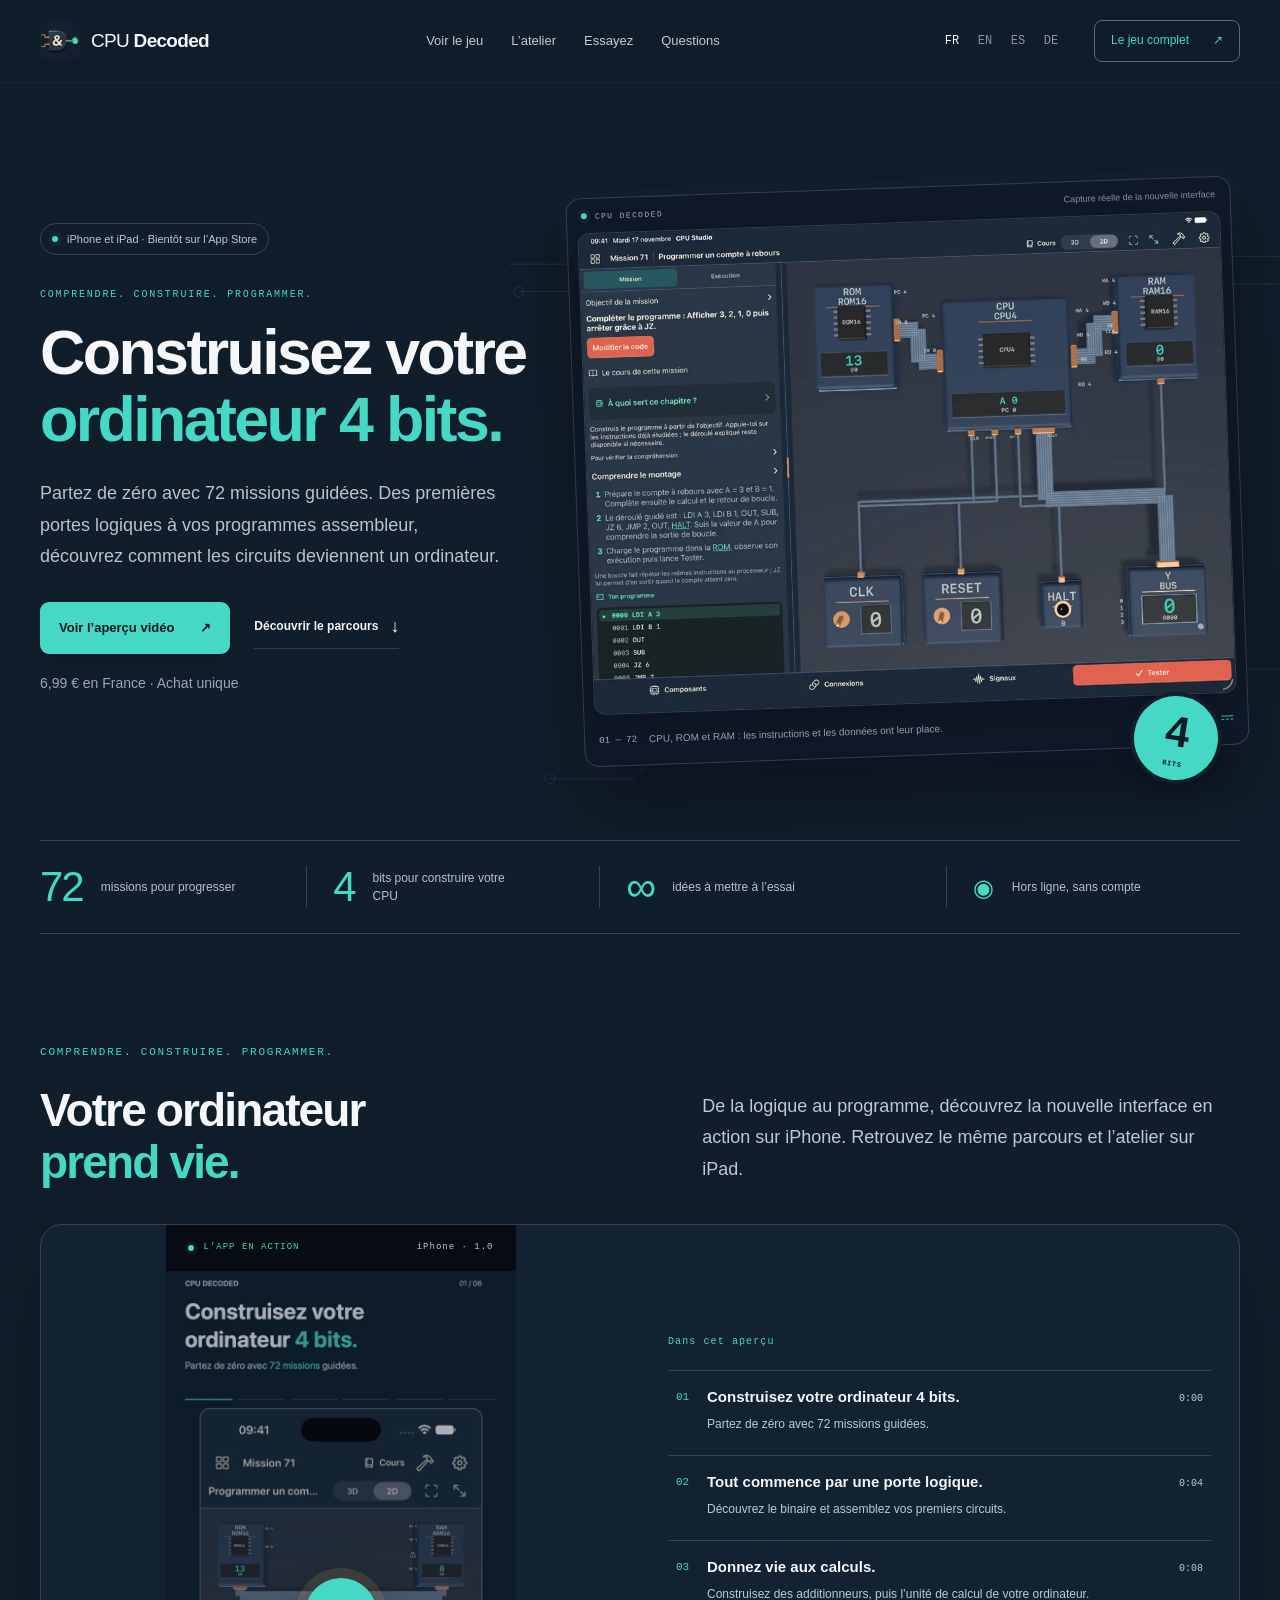
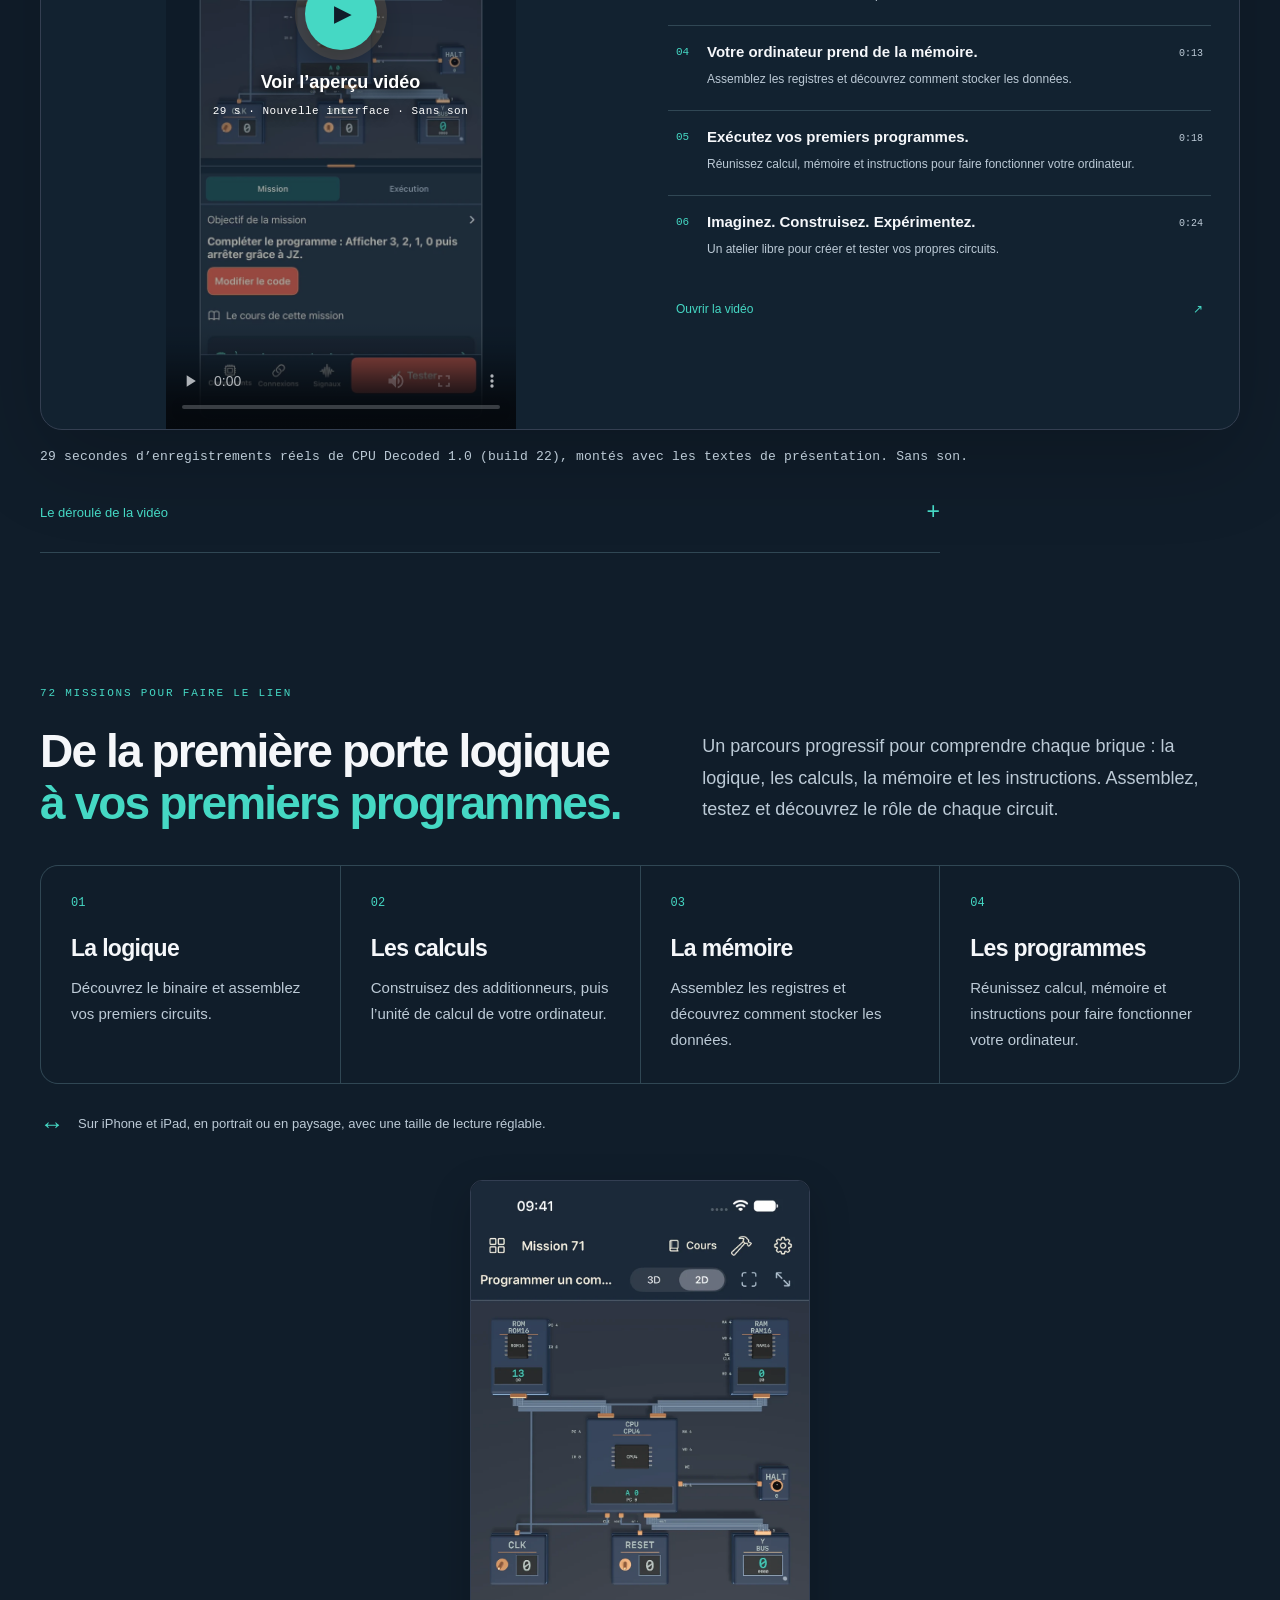
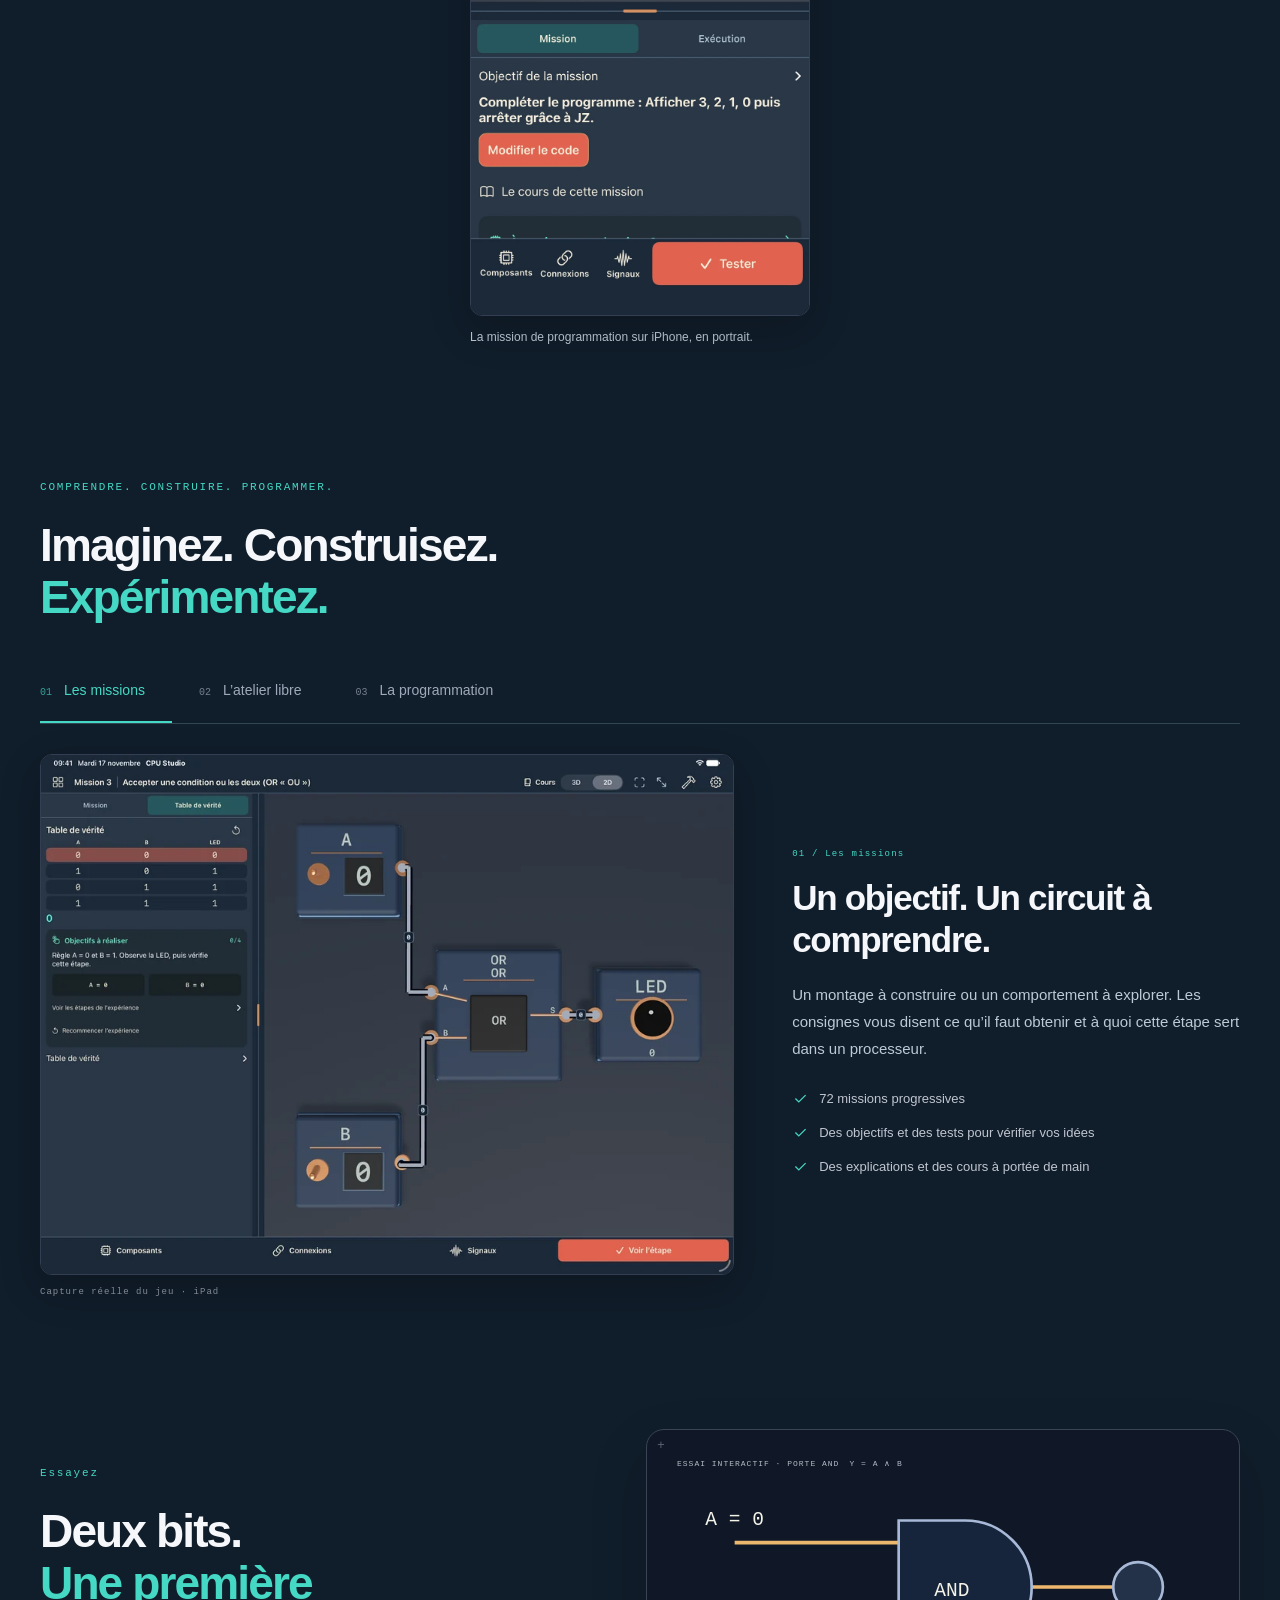
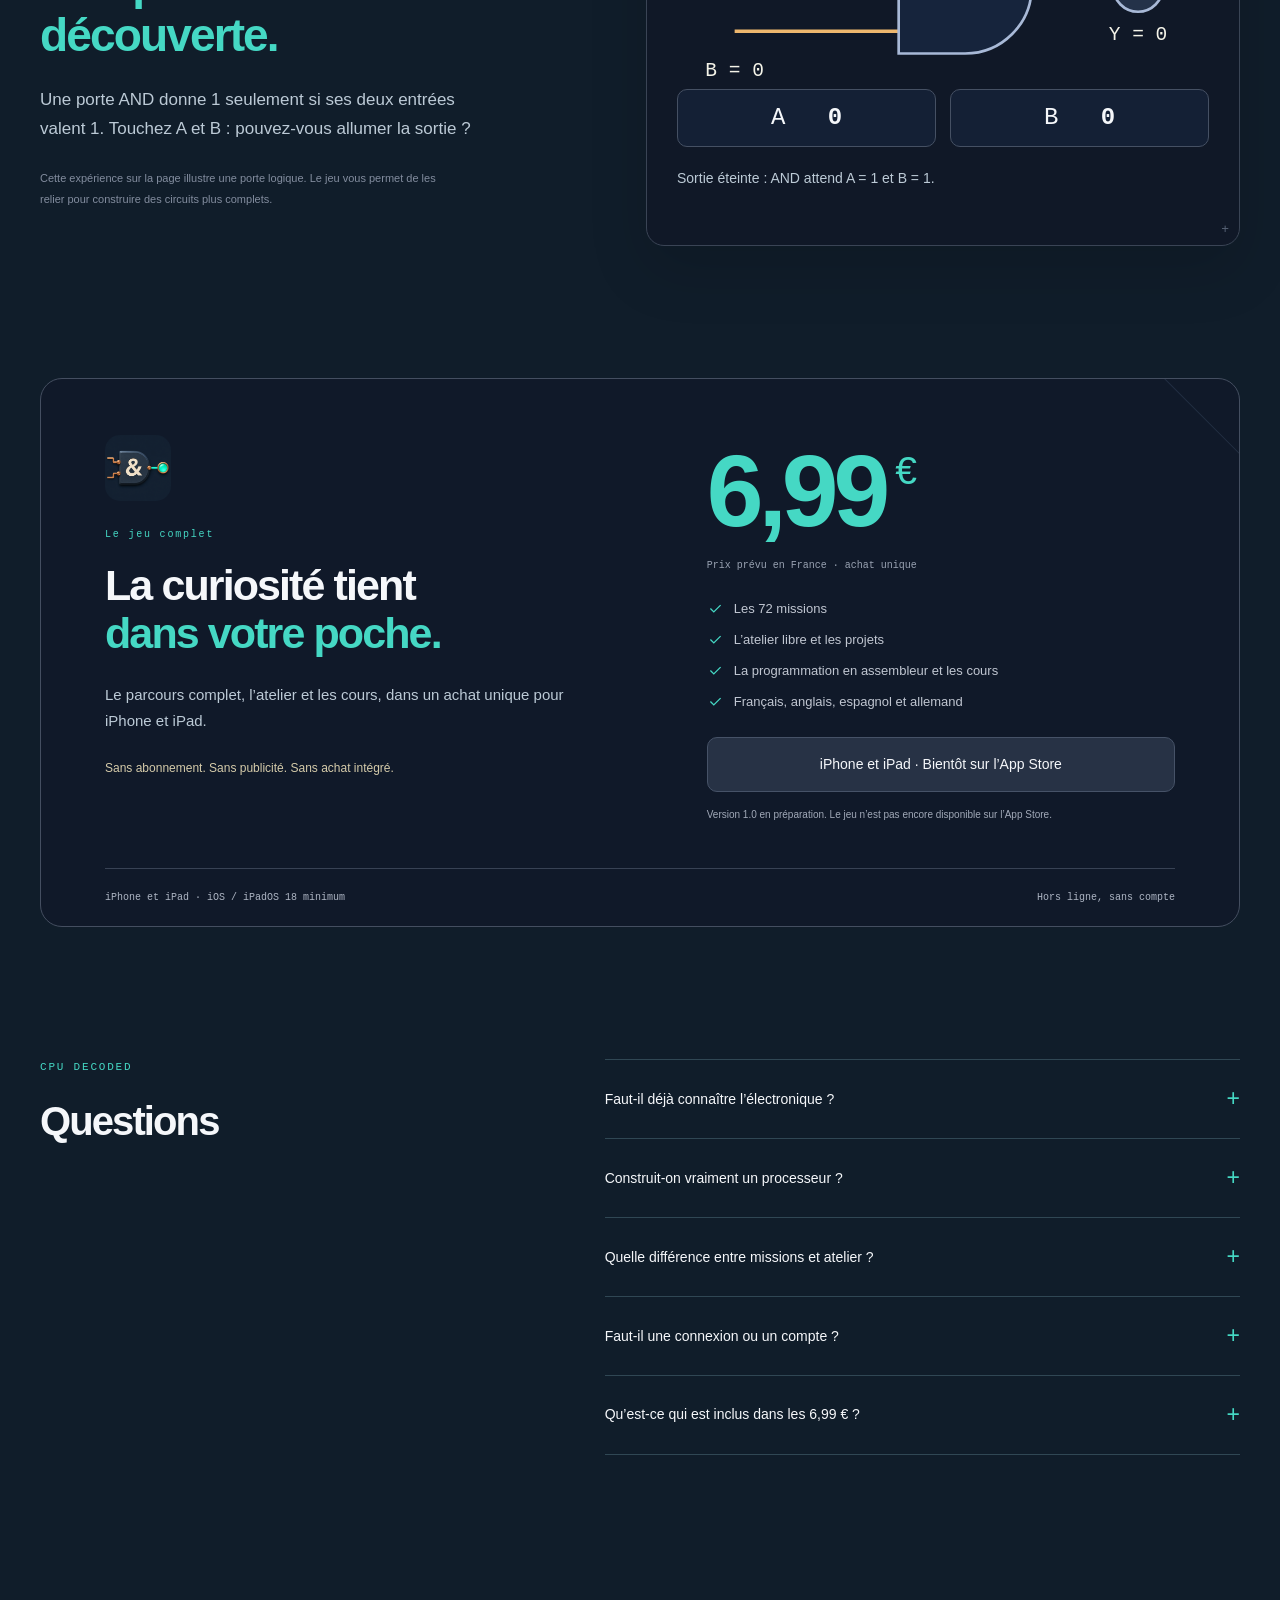
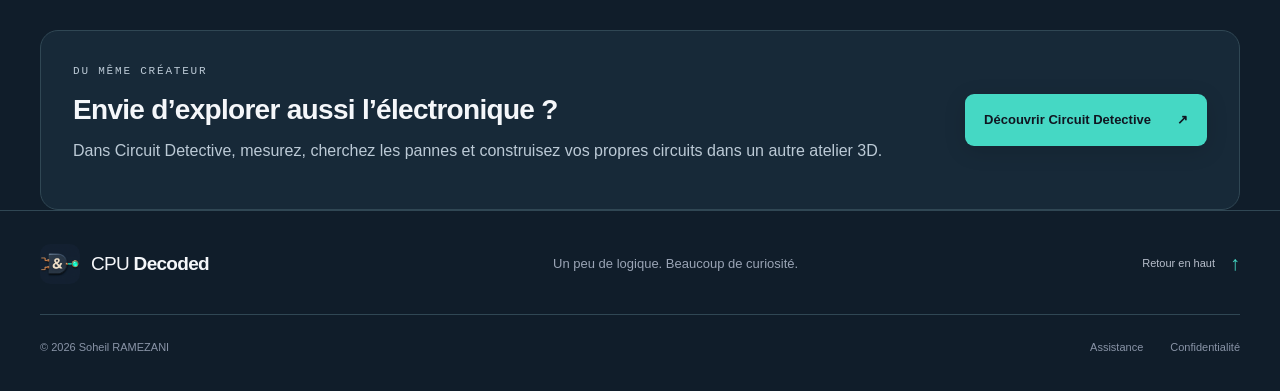
<file: index.html>
<!DOCTYPE html>
<html lang="fr"><head><meta charset="utf-8"/><meta content="width=device-width, initial-scale=1" name="viewport"/><meta content="#101d2a" name="theme-color"/><title>CPU Decoded — Construisez votre ordinateur 4 bits.</title><meta content="Partez de zéro avec 72 missions guidées. Des premières portes logiques à vos programmes assembleur, découvrez comment les circuits deviennent un ordinateur." name="description"/><link href="https://xerxex52.github.io/CPU-Decoded/" rel="canonical"/><link href="https://xerxex52.github.io/CPU-Decoded/" hreflang="fr" rel="alternate"/><link href="https://xerxex52.github.io/CPU-Decoded/en/" hreflang="en" rel="alternate"/><link href="https://xerxex52.github.io/CPU-Decoded/es/" hreflang="es" rel="alternate"/><link href="https://xerxex52.github.io/CPU-Decoded/de/" hreflang="de" rel="alternate"/><meta content="CPU Decoded — Construisez votre ordinateur 4 bits." property="og:title"/><meta content="Partez de zéro avec 72 missions guidées. Des premières portes logiques à vos programmes assembleur, découvrez comment les circuits deviennent un ordinateur." property="og:description"/><meta content="website" property="og:type"/><meta content="https://xerxex52.github.io/CPU-Decoded/" property="og:url"/><meta content="https://xerxex52.github.io/CPU-Decoded/assets/build22/fr-cpu-1600.webp" property="og:image"/><meta content="summary_large_image" name="twitter:card"/><link href="assets/build22/favicon.png" rel="icon"/><link href="style.css?v=22" rel="stylesheet"/><script defer="" src="site.js?v=22"></script><link rel="apple-touch-icon" href="assets/build22/apple-touch-icon.png" sizes="180x180"/></head>
<body id="top"><a class="skip" href="#main">Aller au contenu</a><noscript><style>.tab-bar,.film-chapters,.bit-buttons{display:none}.showcase-panel[hidden]{display:grid!important}.showcase-panel{margin-top:40px}</style></noscript>
<header class="site-header"><div class="nav-shell"><a class="brand" href="#top"><img alt="" height="40" src="assets/build22/app-icon.webp" width="40"/><span>CPU <b>Decoded</b></span></a><nav aria-label="Navigation" id="navigation"><a href="#film">Voir le jeu</a><a href="#atelier">L’atelier</a><a href="#defi">Essayez</a><a href="#faq">Questions</a></nav><div class="header-actions"><div aria-label="Languages" class="languages"><a aria-current="page" href="index.html" hreflang="fr" lang="fr">FR</a><a href="en/index.html" hreflang="en" lang="en">EN</a><a href="es/index.html" hreflang="es" lang="es">ES</a><a href="de/index.html" hreflang="de" lang="de">DE</a></div><a class="nav-cta" href="#inclus">Le jeu complet<span aria-hidden="true">↗</span></a><button aria-controls="navigation" aria-expanded="false" aria-label="Ouvrir le menu" class="menu-toggle"><span></span><span></span></button></div></div></header>
<main id="main"><section class="hero section-shell"><div class="hero-copy"><div class="availability"><span></span>iPhone et iPad · Bientôt sur l’App Store</div><p class="eyebrow">COMPRENDRE. CONSTRUIRE. PROGRAMMER.</p><h1>Construisez votre<br/><em>ordinateur 4 bits.</em></h1><p class="lead">Partez de zéro avec 72 missions guidées. Des premières portes logiques à vos programmes assembleur, découvrez comment les circuits deviennent un ordinateur.</p><div class="hero-actions"><a class="button primary" href="#film">Voir l’aperçu vidéo<span aria-hidden="true">↗</span></a><a class="text-link" href="#parcours">Découvrir le parcours<span aria-hidden="true">↓</span></a></div><p class="price-note">6,99 € en France · Achat unique</p></div><div class="hero-visual"><svg aria-hidden="true" class="hero-traces" fill="none" viewbox="0 0 800 720"><path d="M0 145h104l48-48h356l40 40h240M10 173h104l48-48h338l40 40h245M42 670h84l54-54h306l58-58h245"></path><circle cx="10" cy="173" r="5"></circle><circle cx="42" cy="670" r="5"></circle></svg><div class="device-mat"><div class="device-top"><span class="signal-dot"></span><span>CPU DECODED</span><span class="real-label">Capture réelle de la nouvelle interface</span></div><button aria-label="Agrandir la capture" class="screenshot" data-caption="CPU, ROM et RAM : les instructions et les données ont leur place." data-lightbox="assets/build22/fr-cpu-1600.webp" type="button"><img alt="CPU, ROM et RAM : les instructions et les données ont leur place." decoding="async" fetchpriority="high" height="1200" loading="eager" sizes="(max-width:760px) calc(100vw - 40px), 760px" src="assets/build22/fr-cpu-1600.webp" srcset="assets/build22/fr-cpu-900.webp 900w, assets/build22/fr-cpu-1600.webp 1600w" width="1600"/><span aria-hidden="true" class="zoom-mark">↗</span></button><div class="device-bottom"><span>01 — 72</span><p>CPU, ROM et RAM : les instructions et les données ont leur place.</p><span aria-hidden="true">⎓</span></div></div><div aria-hidden="true" class="hero-stamp"><span>4</span><small>BITS</small></div></div></section>
<div class="section-shell"><div class="stat-strip"><div><strong>72</strong><span>missions pour progresser</span></div><div><strong>4</strong><span>bits pour construire votre CPU</span></div><div><strong>∞</strong><span>idées à mettre à l’essai</span></div><div class="stat-promise"><span aria-hidden="true" class="tiny-icon">◉</span><span>Hors ligne, sans compte</span></div></div></div>
<section class="film-section section-shell section-space" id="film"><div class="film-heading"><div><p class="eyebrow">COMPRENDRE. CONSTRUIRE. PROGRAMMER.</p><h2>Votre ordinateur<br/><em>prend vie.</em></h2></div><p class="section-intro">De la logique au programme, découvrez la nouvelle interface en action sur iPhone. Retrouvez le même parcours et l’atelier sur iPad.</p></div><div class="film-stage"><div class="film-screen"><div class="film-topline"><span><i aria-hidden="true" class="signal-dot"></i>L’APP EN ACTION</span><span>iPhone · 1.0</span></div><div class="video-frame"><video aria-label="Voir l’aperçu vidéo" controls="" height="1560" id="gameplay" playsinline="" poster="assets/build22/fr-poster.webp" preload="none" width="720"><source src="assets/build22/fr-preview.mp4" type="video/mp4"/><track default="" kind="captions" label="FR" src="assets/build22/fr-preview.vtt" srclang="fr"/><p><a href="assets/build22/fr-preview.mp4">Ouvrir la vidéo</a></p></video><button aria-label="Voir l’aperçu vidéo" class="film-play" hidden="" type="button"><span aria-hidden="true" class="play-disc">▶</span><span>Voir l’aperçu vidéo<small>29 s · Nouvelle interface · Sans son</small></span></button></div></div><div class="film-chapters"><p class="eyebrow">Dans cet aperçu</p><button class="film-chapter" data-seek="0" type="button"><span class="chapter-index">01</span><span><strong>Construisez votre ordinateur 4 bits.</strong><span>Partez de zéro avec 72 missions guidées.</span></span><span class="chapter-time">0:00</span></button><button class="film-chapter" data-seek="4" type="button"><span class="chapter-index">02</span><span><strong>Tout commence par une porte logique.</strong><span>Découvrez le binaire et assemblez vos premiers circuits.</span></span><span class="chapter-time">0:04</span></button><button class="film-chapter" data-seek="8" type="button"><span class="chapter-index">03</span><span><strong>Donnez vie aux calculs.</strong><span>Construisez des additionneurs, puis l’unité de calcul de votre ordinateur.</span></span><span class="chapter-time">0:08</span></button><button class="film-chapter" data-seek="13" type="button"><span class="chapter-index">04</span><span><strong>Votre ordinateur prend de la mémoire.</strong><span>Assemblez les registres et découvrez comment stocker les données.</span></span><span class="chapter-time">0:13</span></button><button class="film-chapter" data-seek="18" type="button"><span class="chapter-index">05</span><span><strong>Exécutez vos premiers programmes.</strong><span>Réunissez calcul, mémoire et instructions pour faire fonctionner votre ordinateur.</span></span><span class="chapter-time">0:18</span></button><button class="film-chapter" data-seek="24" type="button"><span class="chapter-index">06</span><span><strong>Imaginez. Construisez. Expérimentez.</strong><span>Un atelier libre pour créer et tester vos propres circuits.</span></span><span class="chapter-time">0:24</span></button><a class="film-download" href="assets/build22/fr-preview.mp4">Ouvrir la vidéo<span aria-hidden="true">↗</span></a></div></div><p class="film-caption">29 secondes d’enregistrements réels de CPU Decoded 1.0 (build 22), montés avec les textes de présentation. Sans son.</p><details class="film-transcript"><summary>Le déroulé de la vidéo<span aria-hidden="true">+</span></summary><div><p><strong>0:00 — Construisez votre ordinateur 4 bits.</strong> Partez de zéro avec 72 missions guidées.</p><p><strong>0:04 — Tout commence par une porte logique.</strong> Découvrez le binaire et assemblez vos premiers circuits.</p><p><strong>0:08 — Donnez vie aux calculs.</strong> Construisez des additionneurs, puis l’unité de calcul de votre ordinateur.</p><p><strong>0:13 — Votre ordinateur prend de la mémoire.</strong> Assemblez les registres et découvrez comment stocker les données.</p><p><strong>0:18 — Exécutez vos premiers programmes.</strong> Réunissez calcul, mémoire et instructions pour faire fonctionner votre ordinateur.</p><p><strong>0:24 — Imaginez. Construisez. Expérimentez.</strong> Un atelier libre pour créer et tester vos propres circuits.</p></div></details></section>
<section class="first-steps section-shell section-space" id="parcours"><div class="film-heading"><div><p class="eyebrow">72 MISSIONS POUR FAIRE LE LIEN</p><h2>De la première porte logique<br/><em>à vos premiers programmes.</em></h2></div><p class="section-intro">Un parcours progressif pour comprendre chaque brique : la logique, les calculs, la mémoire et les instructions. Assemblez, testez et découvrez le rôle de chaque circuit.</p></div><div class="steps-grid"><article><span aria-hidden="true" class="step-number">01</span><h3>La logique</h3><p>Découvrez le binaire et assemblez vos premiers circuits.</p></article><article><span aria-hidden="true" class="step-number">02</span><h3>Les calculs</h3><p>Construisez des additionneurs, puis l’unité de calcul de votre ordinateur.</p></article><article><span aria-hidden="true" class="step-number">03</span><h3>La mémoire</h3><p>Assemblez les registres et découvrez comment stocker les données.</p></article><article><span aria-hidden="true" class="step-number">04</span><h3>Les programmes</h3><p>Réunissez calcul, mémoire et instructions pour faire fonctionner votre ordinateur.</p></article></div><p class="device-tip"><span aria-hidden="true">↔</span>Sur iPhone et iPad, en portrait ou en paysage, avec une taille de lecture réglable.</p><figure class="phone-preview"><button aria-label="Agrandir la capture" class="screenshot" data-caption="La mission de programmation sur iPhone, en portrait." data-lightbox="assets/build22/fr-iphone-cpu-1600.webp" type="button"><img alt="La mission de programmation sur iPhone, en portrait." decoding="async" height="3476" loading="lazy" sizes="(max-width:760px) calc(100vw - 40px), 760px" src="assets/build22/fr-iphone-cpu-1600.webp" srcset="assets/build22/fr-iphone-cpu-900.webp 900w, assets/build22/fr-iphone-cpu-1600.webp 1600w" width="1600"/><span aria-hidden="true" class="zoom-mark">↗</span></button><figcaption>La mission de programmation sur iPhone, en portrait.</figcaption></figure></section>
<section class="experience section-shell section-space" id="atelier"><div class="section-heading"><p class="eyebrow">COMPRENDRE. CONSTRUIRE. PROGRAMMER.</p><h2>Imaginez. Construisez.<br/><em>Expérimentez.</em></h2></div><div class="showcase"><div aria-label="CPU Decoded" class="tab-bar" role="tablist"><button aria-controls="panel-0" aria-selected="true" data-tab="0" id="tab-0" role="tab" tabindex="0"><span class="tab-number">01</span>Les missions</button><button aria-controls="panel-1" aria-selected="false" data-tab="1" id="tab-1" role="tab" tabindex="-1"><span class="tab-number">02</span>L’atelier libre</button><button aria-controls="panel-2" aria-selected="false" data-tab="2" id="tab-2" role="tab" tabindex="-1"><span class="tab-number">03</span>La programmation</button></div><div aria-labelledby="tab-0" class="showcase-panel" id="panel-0" role="tabpanel" tabindex="0"><div class="panel-photo"><button aria-label="Agrandir la capture" class="screenshot" data-caption="Reliez vos premiers circuits" data-lightbox="assets/build22/fr-logic-1600.webp" type="button"><img alt="Reliez vos premiers circuits" decoding="async" height="1200" loading="lazy" sizes="(max-width:760px) calc(100vw - 40px), 760px" src="assets/build22/fr-logic-1600.webp" srcset="assets/build22/fr-logic-900.webp 900w, assets/build22/fr-logic-1600.webp 1600w" width="1600"/><span aria-hidden="true" class="zoom-mark">↗</span></button><span class="photo-meta">Capture réelle du jeu · iPad</span></div><div class="panel-copy"><p class="eyebrow">01 / Les missions</p><h3>Un objectif. Un circuit à comprendre.</h3><p>Un montage à construire ou un comportement à explorer. Les consignes vous disent ce qu’il faut obtenir et à quoi cette étape sert dans un processeur.</p><ul class="check-list"><li><svg aria-hidden="true" viewbox="0 0 20 20"><path d="m4 10 4 4 8-8"></path></svg><span>72 missions progressives</span></li><li><svg aria-hidden="true" viewbox="0 0 20 20"><path d="m4 10 4 4 8-8"></path></svg><span>Des objectifs et des tests pour vérifier vos idées</span></li><li><svg aria-hidden="true" viewbox="0 0 20 20"><path d="m4 10 4 4 8-8"></path></svg><span>Des explications et des cours à portée de main</span></li></ul></div></div><div aria-labelledby="tab-1" class="showcase-panel" hidden="" id="panel-1" role="tabpanel" tabindex="0"><div class="panel-photo"><button aria-label="Agrandir la capture" class="screenshot" data-caption="Explorez votre atelier" data-lightbox="assets/build22/fr-workshop-1600.webp" type="button"><img alt="Explorez votre atelier" decoding="async" height="1200" loading="lazy" sizes="(max-width:760px) calc(100vw - 40px), 760px" src="assets/build22/fr-workshop-1600.webp" srcset="assets/build22/fr-workshop-900.webp 900w, assets/build22/fr-workshop-1600.webp 1600w" width="1600"/><span aria-hidden="true" class="zoom-mark">↗</span></button><span class="photo-meta">Capture réelle du jeu · iPad</span></div><div class="panel-copy"><p class="eyebrow">02 / L’atelier libre</p><h3>Votre établi. Vos idées.</h3><p>Un atelier libre pour créer et tester vos propres circuits. Choisissez vos modules, reliez-les et enregistrez vos projets. Sept exemples sont disponibles dès le départ, dont un ordinateur qui compte à rebours et un programme qui utilise la RAM.</p><ul class="check-list"><li><svg aria-hidden="true" viewbox="0 0 20 20"><path d="m4 10 4 4 8-8"></path></svg><span>Des cartes à poser, déplacer et retirer</span></li><li><svg aria-hidden="true" viewbox="0 0 20 20"><path d="m4 10 4 4 8-8"></path></svg><span>Des exemples pour commencer et aller plus loin</span></li><li><svg aria-hidden="true" viewbox="0 0 20 20"><path d="m4 10 4 4 8-8"></path></svg><span>Vos propres circuits et projets enregistrés</span></li></ul></div></div><div aria-labelledby="tab-2" class="showcase-panel" hidden="" id="panel-2" role="tabpanel" tabindex="0"><div class="panel-photo"><button aria-label="Agrandir la capture" class="screenshot" data-caption="Écrivez et suivez votre programme" data-lightbox="assets/build22/fr-program-1600.webp" type="button"><img alt="Écrivez et suivez votre programme" decoding="async" height="1200" loading="lazy" sizes="(max-width:760px) calc(100vw - 40px), 760px" src="assets/build22/fr-program-1600.webp" srcset="assets/build22/fr-program-900.webp 900w, assets/build22/fr-program-1600.webp 1600w" width="1600"/><span aria-hidden="true" class="zoom-mark">↗</span></button><span class="photo-meta">Capture réelle du jeu · iPad</span></div><div class="panel-copy"><p class="eyebrow">03 / La programmation</p><h3>Votre code devient une action.</h3><p>Écrivez en assembleur et chargez le programme dans la ROM. Suivez son exécution : le compteur de programme choisit l’instruction, le CPU travaille, la RAM conserve les données.</p><ul class="check-list"><li><svg aria-hidden="true" viewbox="0 0 20 20"><path d="m4 10 4 4 8-8"></path></svg><span>Un éditeur assembleur et la liste des instructions</span></li><li><svg aria-hidden="true" viewbox="0 0 20 20"><path d="m4 10 4 4 8-8"></path></svg><span>Un montage fourni dans les missions de programmation</span></li><li><svg aria-hidden="true" viewbox="0 0 20 20"><path d="m4 10 4 4 8-8"></path></svg><span>Une exécution pas à pas ou avec horloge automatique</span></li></ul></div></div></div></section>
<section class="demo-section section-shell section-space" id="defi"><div class="demo-copy"><p class="eyebrow">Essayez</p><h2>Deux bits.<br/><em>Une première découverte.</em></h2><p class="section-intro">Une porte AND donne 1 seulement si ses deux entrées valent 1. Touchez A et B : pouvez-vous allumer la sortie ?</p><p class="demo-note">Cette expérience sur la page illustre une porte logique. Le jeu vous permet de les relier pour construire des circuits plus complets.</p></div><div class="demo-card logic-demo"><div class="demo-card-top"><span>ESSAI INTERACTIF · PORTE AND</span><span>Y = A ∧ B</span></div><svg aria-label="AND" role="img" viewbox="0 0 600 230"><path class="logic-trace" d="M65 65H250M65 165H250M400 115H510"></path><path class="gate-body" d="M250 40h75a75 75 0 0 1 0 150h-75z"></path><text text-anchor="middle" x="310" y="125">AND</text><text id="bit-a" text-anchor="middle" x="65" y="45">A = 0</text><text id="bit-b" text-anchor="middle" x="65" y="215">B = 0</text><circle cx="520" cy="115" id="demo-led" r="28"></circle><text id="bit-y" text-anchor="middle" x="520" y="175">Y = 0</text></svg><div class="bit-buttons"><button aria-label="Changer le bit A" aria-pressed="false" data-bit="a" type="button">A <strong>0</strong></button><button aria-label="Changer le bit B" aria-pressed="false" data-bit="b" type="button">B <strong>0</strong></button></div><p aria-atomic="true" aria-live="polite" class="logic-feedback">Sortie éteinte : AND attend A = 1 et B = 1.</p></div></section>
<section class="purchase-section section-shell section-space" id="inclus"><div class="purchase-inner"><div class="purchase-copy"><img alt="" height="66" loading="lazy" src="assets/build22/app-icon.webp" width="66"/><p class="eyebrow">Le jeu complet</p><h2>La curiosité tient<br/><em>dans votre poche.</em></h2><p class="section-intro">Le parcours complet, l’atelier et les cours, dans un achat unique pour iPhone et iPad.</p><p class="purchase-promise">Sans abonnement. Sans publicité. Sans achat intégré.</p></div><div class="purchase-offer"><div class="price"><span>6,99</span><sup>€</sup></div><p class="price-detail">Prix prévu en France · achat unique</p><ul class="check-list"><li><svg aria-hidden="true" viewbox="0 0 20 20"><path d="m4 10 4 4 8-8"></path></svg><span>Les 72 missions</span></li><li><svg aria-hidden="true" viewbox="0 0 20 20"><path d="m4 10 4 4 8-8"></path></svg><span>L’atelier libre et les projets</span></li><li><svg aria-hidden="true" viewbox="0 0 20 20"><path d="m4 10 4 4 8-8"></path></svg><span>La programmation en assembleur et les cours</span></li><li><svg aria-hidden="true" viewbox="0 0 20 20"><path d="m4 10 4 4 8-8"></path></svg><span>Français, anglais, espagnol et allemand</span></li></ul><p class="coming-soon">iPhone et iPad · Bientôt sur l’App Store</p><p class="release-note">Version 1.0 en préparation. Le jeu n’est pas encore disponible sur l’App Store.</p></div><div class="compatibility"><span>iPhone et iPad · iOS / iPadOS 18 minimum</span><span>Hors ligne, sans compte</span></div></div></section>
<section class="faq-section section-shell section-space" id="faq"><div><p class="eyebrow">CPU DECODED</p><h2>Questions</h2></div><div class="faq-list"><details><summary>Faut-il déjà connaître l’électronique ?<span aria-hidden="true">+</span></summary><p>Non. Vous commencez par des bits et des portes logiques. Les missions introduisent progressivement les calculs, les registres, la mémoire et les instructions. Les cours permettent de revenir sur un concept.</p></details><details><summary>Construit-on vraiment un processeur ?<span aria-hidden="true">+</span></summary><p>Vous assemblez et explorez les briques d’un processeur pédagogique de 4 bits, puis vous programmez le CPU du jeu. La ROM et la RAM sont visibles séparément. C’est une simulation pour comprendre les principes, pas un kit de matériel électronique.</p></details><details><summary>Quelle différence entre missions et atelier ?<span aria-hidden="true">+</span></summary><p>Les missions donnent un objectif et des tests. L’atelier permet de choisir les modules, créer vos circuits et enregistrer vos projets.</p></details><details><summary>Faut-il une connexion ou un compte ?<span aria-hidden="true">+</span></summary><p>Après téléchargement, le jeu fonctionne hors ligne, sans compte. Aucun matériel supplémentaire n’est nécessaire. La progression et les projets sont conservés localement, sans synchronisation entre appareils.</p></details><details><summary>Qu’est-ce qui est inclus dans les 6,99 € ?<span aria-hidden="true">+</span></summary><p>Toutes les missions, l’atelier, les cours et la programmation. Le prix de 6,99 € est le tarif prévu en France ; le prix dans les autres pays sera celui affiché par l’App Store.</p></details></div></section><section class="related-app section-shell"><div><p class="eyebrow">DU MÊME CRÉATEUR</p><h3>Envie d’explorer aussi l’électronique ?</h3><p>Dans Circuit Detective, mesurez, cherchez les pannes et construisez vos propres circuits dans un autre atelier 3D.</p></div><a class="button primary" href="https://xerxex52.github.io/Circuit-Detective/">Découvrir Circuit Detective<span aria-hidden="true">↗</span></a></section></main>
<footer class="section-shell"><div class="footer-top"><a class="brand" href="#top"><img alt="" height="40" src="assets/build22/app-icon.webp" width="40"/><span>CPU <b>Decoded</b></span></a><p>Un peu de logique. Beaucoup de curiosité.</p><a class="back-top" href="#top">Retour en haut<span aria-hidden="true">↑</span></a></div><div class="footer-bottom"><span>© 2026 Soheil RAMEZANI</span><div><a href="support.html#fr">Assistance</a><a href="privacy.html#fr">Confidentialité</a></div></div></footer><noscript><main class="document-shell"><section id="fr" lang="fr"><h2>Politique de confidentialité</h2><small>Mise à jour : 10 octobre 2026 · Version 1.0</small>
<p>CPU Decoded est une application éducative pour comprendre et construire des circuits numériques et un processeur. Le jeu fonctionne hors ligne, sans compte, publicité ni outil d’analyse d’utilisation.</p>
<h3>Données de l’application</h3><p>Le développeur ne collecte aucune donnée personnelle par l’intermédiaire de l’application. Vos circuits, programmes assembleur, noms de projets, progression et réglages sont enregistrés localement pour retrouver votre travail. L’application ne les transmet pas au développeur ni à des tiers.</p>
<h3>Vos données restent sous votre contrôle</h3><p>Vous pouvez supprimer vos projets dans Atelier → Projets. Supprimer l’application retire ses données locales de l’appareil. Les éventuelles sauvegardes réalisées par iOS ou iPadOS dépendent de vos réglages Apple et se gèrent séparément ; CPU Decoded n’exploite pas de service de synchronisation.</p>
<h3>Cette page et contact</h3><p>Cette page est hébergée sur GitHub Pages. Sa consultation et les messages envoyés via GitHub sont soumis à la <a href="https://docs.github.com/en/site-policy/privacy-policies/github-general-privacy-statement">politique de confidentialité de GitHub</a>. Pour une question : <a href="https://github.com/Xerxex52/CPU-Decoded/issues">contacter le développeur</a>. Ne publiez pas de données personnelles dans un signalement public.</p></section><section id="en" lang="en"><h2>Privacy policy</h2><small>Updated: October 10, 2026 · Version 1.0</small>
<p>CPU Decoded is an educational app for understanding and building digital circuits and a processor. The game works offline, without accounts, advertising or usage analytics.</p>
<h3>App data</h3><p>The developer does not collect personal data through the app. Your circuits, assembly programs, project names, progress and settings are saved locally so you can continue your work. The app does not send them to the developer or third parties.</p>
<h3>You control your data</h3><p>You can delete projects in Workshop → Projects. Deleting the app removes its local data from the device. Any backups made by iOS or iPadOS depend on your Apple settings and are managed separately; CPU Decoded does not operate a synchronization service.</p>
<h3>This page and contact</h3><p>This page is hosted on GitHub Pages. Viewing it and sending messages through GitHub are subject to <a href="https://docs.github.com/en/site-policy/privacy-policies/github-general-privacy-statement">GitHub’s privacy statement</a>. For questions, <a href="https://github.com/Xerxex52/CPU-Decoded/issues">contact the developer</a>. Do not include personal data in a public report.</p></section><section id="es" lang="es"><h2>Política de privacidad</h2><small>Actualización: 10 de octubre de 2026 · Versión 1.0</small>
<p>CPU Decoded es una aplicación educativa para comprender y construir circuitos digitales y un procesador. El juego funciona sin conexión, sin cuentas, publicidad ni herramientas de análisis de uso.</p>
<h3>Datos de la aplicación</h3><p>El desarrollador no recopila datos personales a través de la aplicación. Tus circuitos, programas en ensamblador, nombres de proyectos, progreso y ajustes se guardan localmente para que puedas continuar tu trabajo. La aplicación no los envía al desarrollador ni a terceros.</p>
<h3>Tú controlas tus datos</h3><p>Puedes eliminar proyectos en Taller → Proyectos. Al eliminar la aplicación, se borran sus datos locales del dispositivo. Las posibles copias de seguridad de iOS o iPadOS dependen de tus ajustes de Apple y se gestionan por separado; CPU Decoded no ofrece un servicio de sincronización.</p>
<h3>Esta página y contacto</h3><p>Esta página está alojada en GitHub Pages. Su consulta y los mensajes enviados a través de GitHub están sujetos a la <a href="https://docs.github.com/en/site-policy/privacy-policies/github-general-privacy-statement">política de privacidad de GitHub</a>. Si tienes alguna pregunta, <a href="https://github.com/Xerxex52/CPU-Decoded/issues">contacta con el desarrollador</a>. No incluyas datos personales en un informe público.</p></section><section id="de" lang="de"><h2>Datenschutzerklärung</h2><small>Stand: 10. Oktober 2026 · Version 1.0</small>
<p>CPU Decoded ist eine Lern-App zum Verstehen und Aufbauen digitaler Schaltungen und eines Prozessors. Das Spiel funktioniert offline, ohne Benutzerkonto, Werbung oder Nutzungsanalyse.</p>
<h3>Daten der App</h3><p>Der Entwickler erhebt über die App keine personenbezogenen Daten. Deine Schaltungen, Assemblerprogramme, Projektnamen, Fortschritte und Einstellungen werden lokal gespeichert, damit du deine Arbeit fortsetzen kannst. Die App übermittelt diese Daten weder an den Entwickler noch an Dritte.</p>
<h3>Du bestimmst über deine Daten</h3><p>Du kannst Projekte unter Werkstatt → Projekte löschen. Wenn du die App löschst, werden ihre lokalen Daten vom Gerät entfernt. Mögliche Sicherungen durch iOS oder iPadOS hängen von deinen Apple-Einstellungen ab und werden getrennt verwaltet; CPU Decoded betreibt keinen Synchronisierungsdienst.</p>
<h3>Diese Seite und Kontakt</h3><p>Diese Seite wird auf GitHub Pages gehostet. Für ihren Aufruf und für Nachrichten über GitHub gilt die <a href="https://docs.github.com/en/site-policy/privacy-policies/github-general-privacy-statement">Datenschutzerklärung von GitHub</a>. Bei Fragen kannst du <a href="https://github.com/Xerxex52/CPU-Decoded/issues">den Entwickler kontaktieren</a>. Veröffentliche keine personenbezogenen Daten in einer öffentlichen Meldung.</p></section></main></noscript>
<dialog aria-label="Agrandir la capture" id="lightbox"><button aria-label="Fermer" autofocus="" class="lightbox-close">×</button><figure><img alt=""/><figcaption></figcaption></figure></dialog><script id="page-copy" type="application/json">{"lang": "fr", "miniResult": ["Sortie éteinte : AND attend A = 1 et B = 1.", "Sortie allumée : les deux entrées valent 1."]}</script></body></html>
</file>
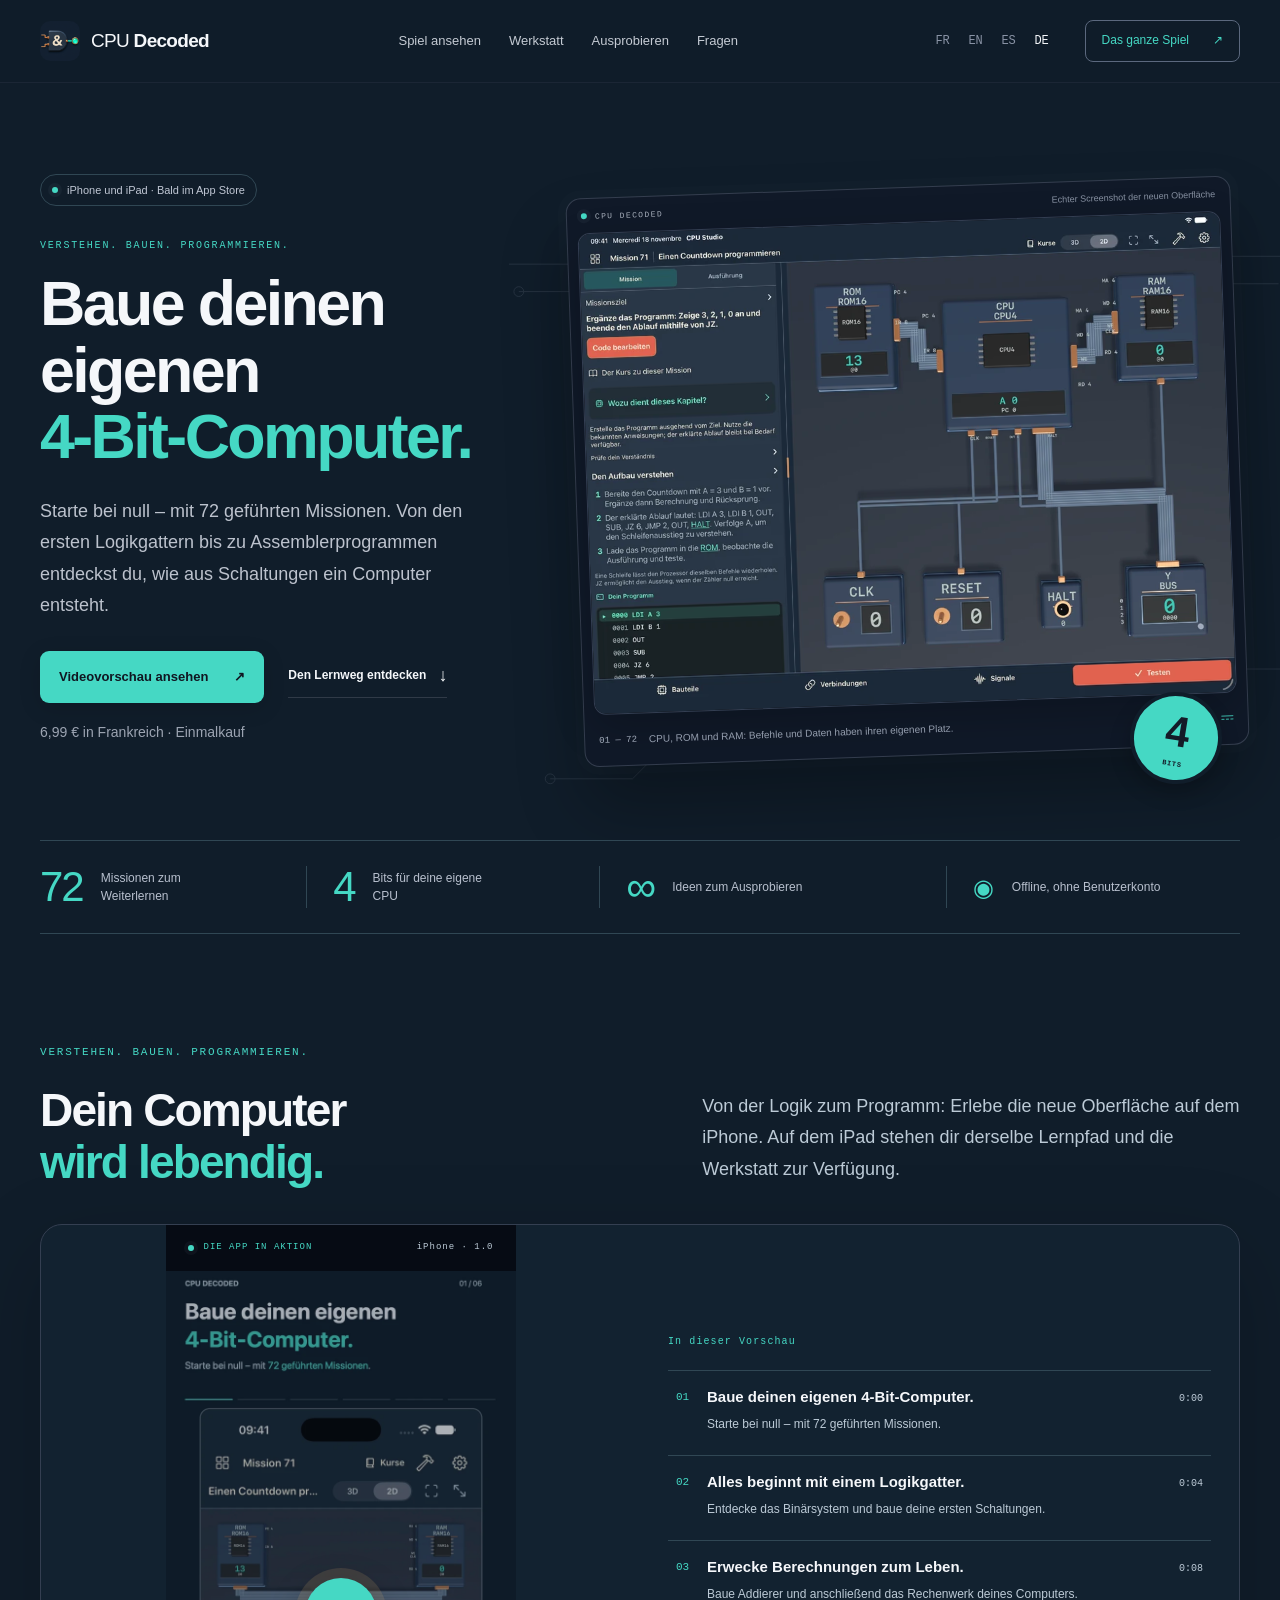
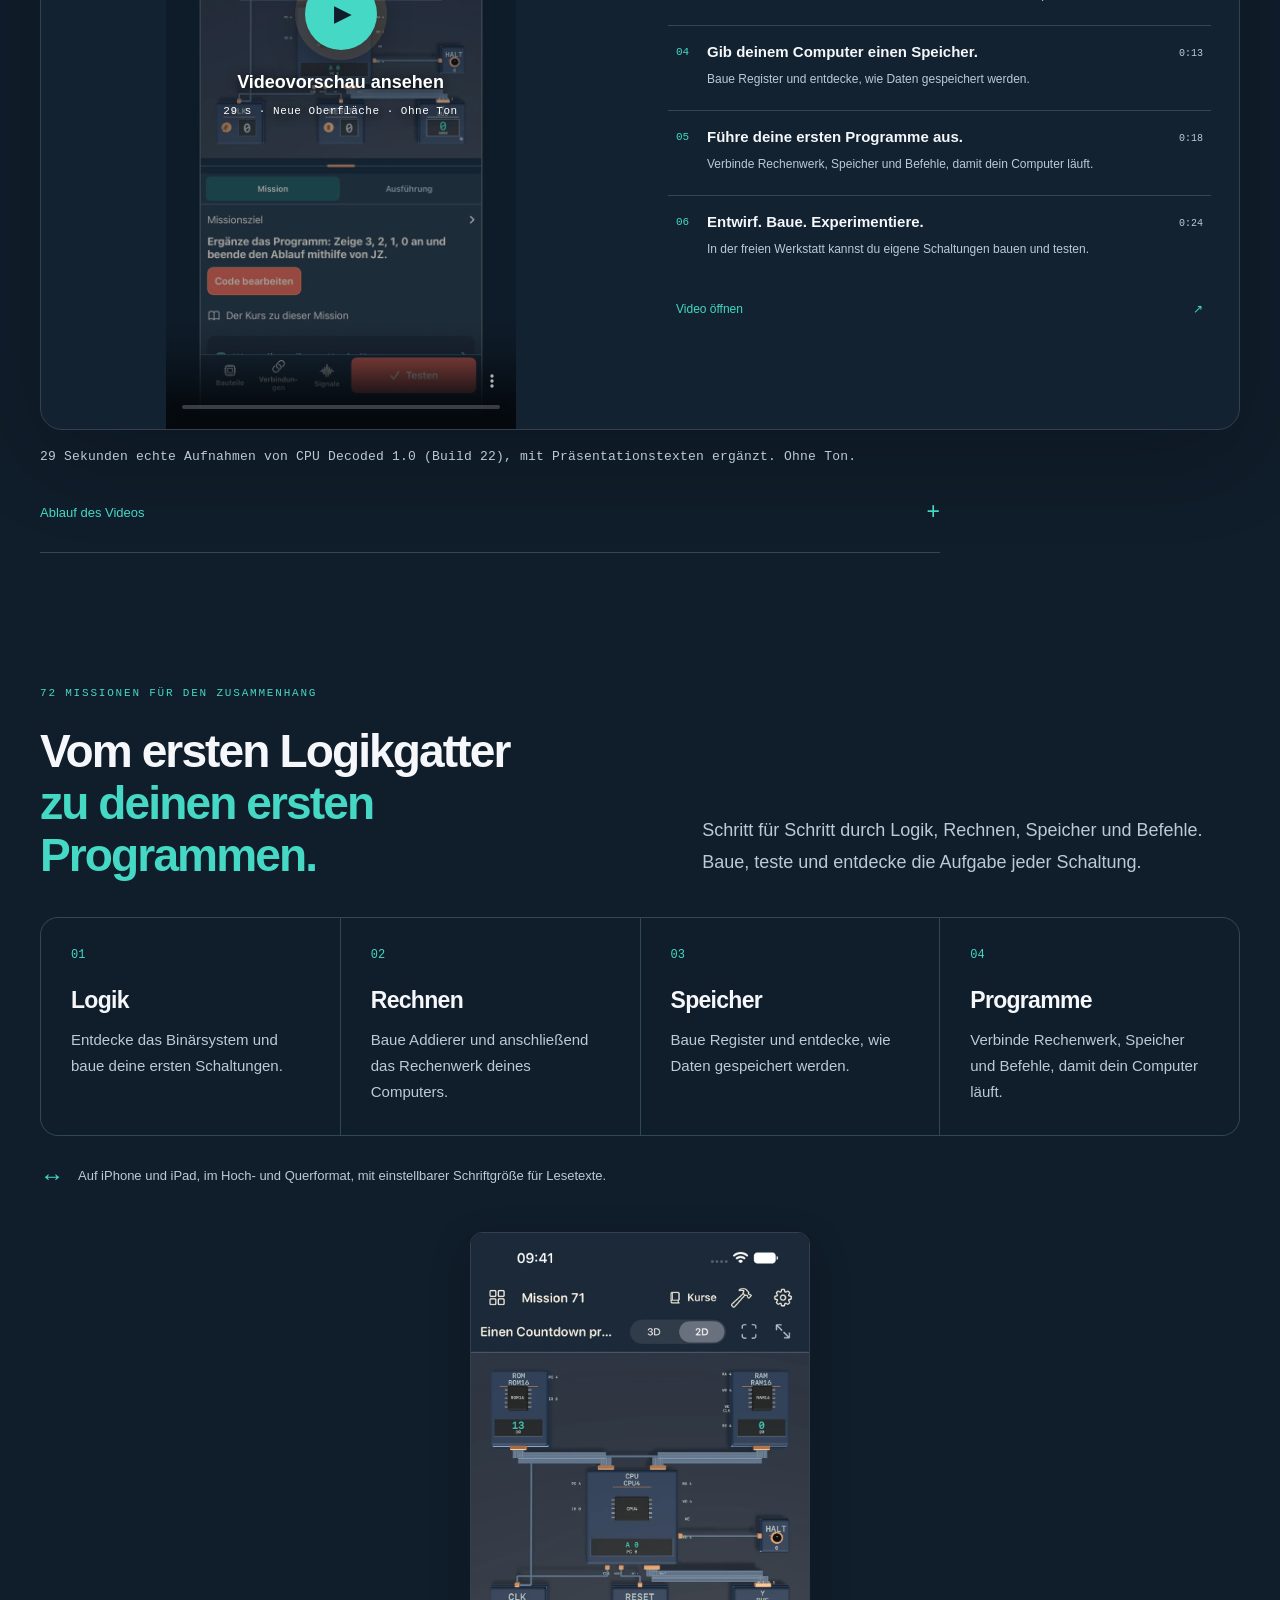
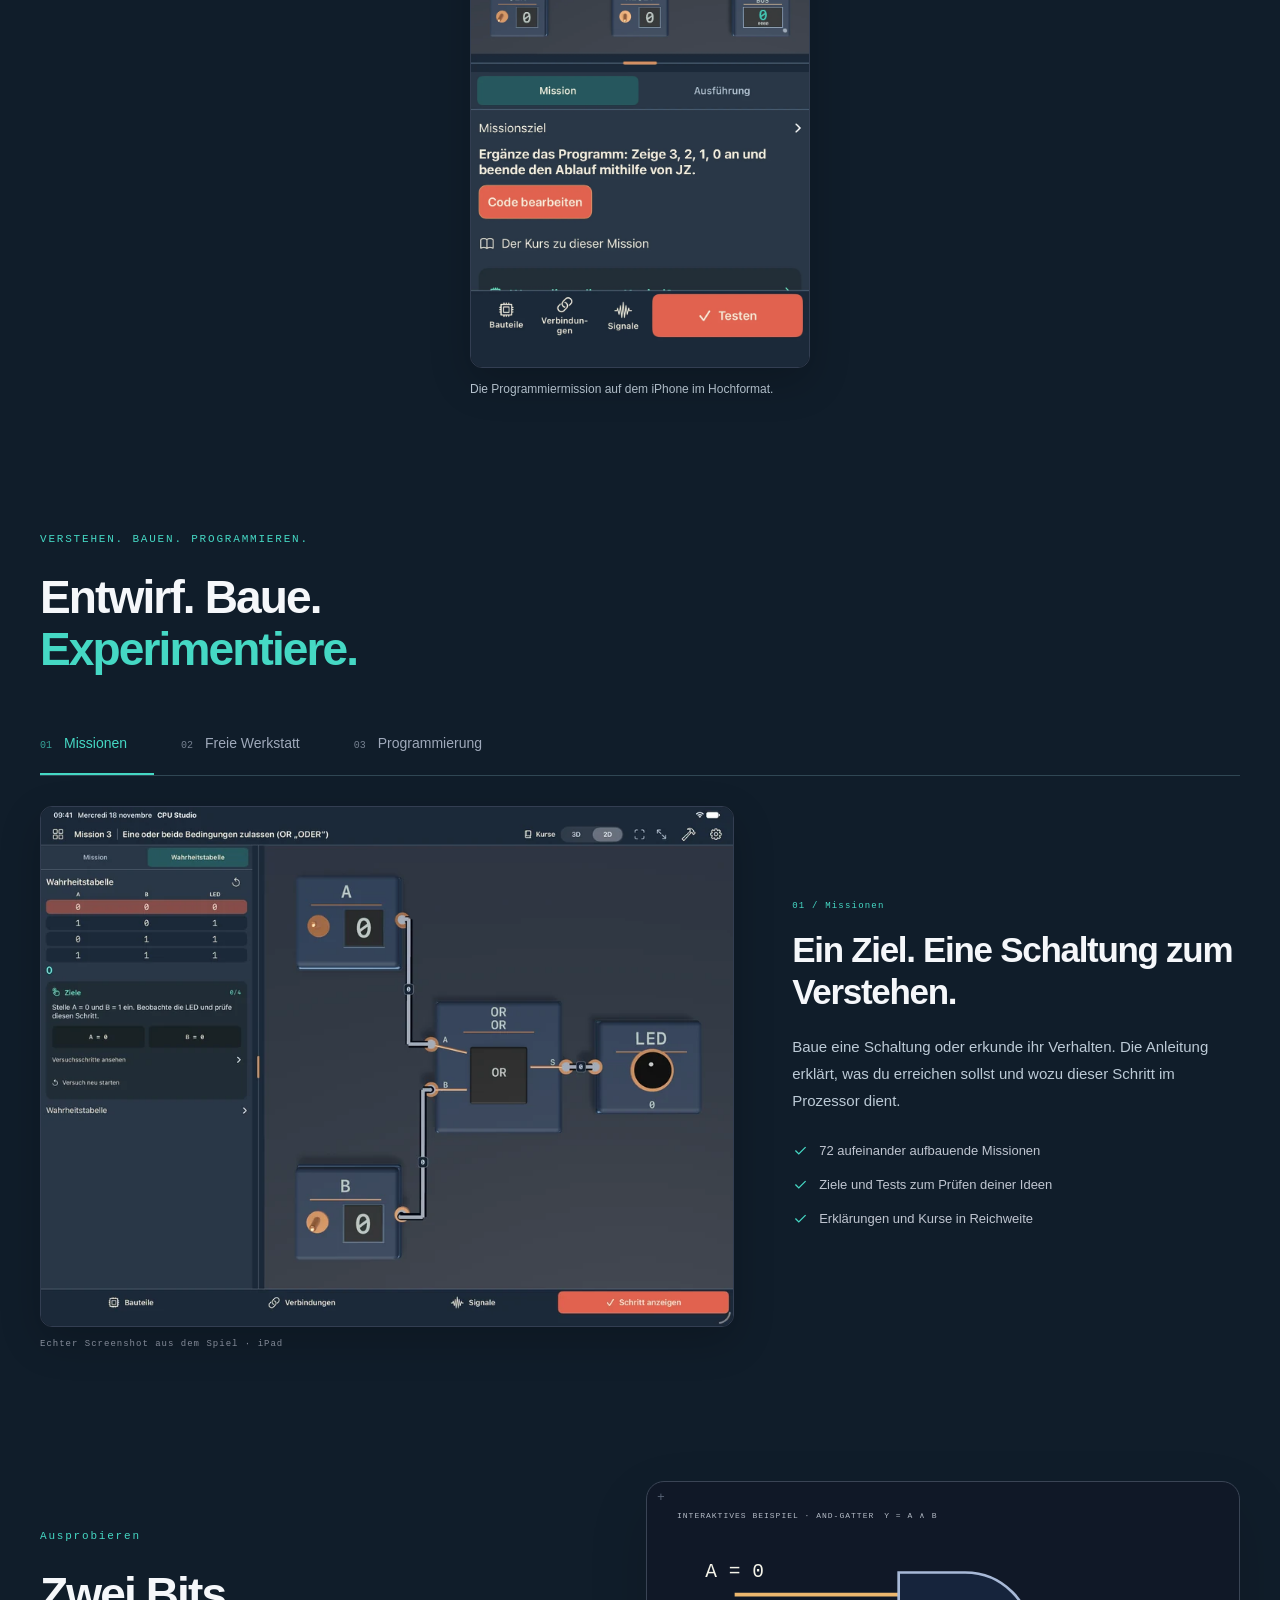
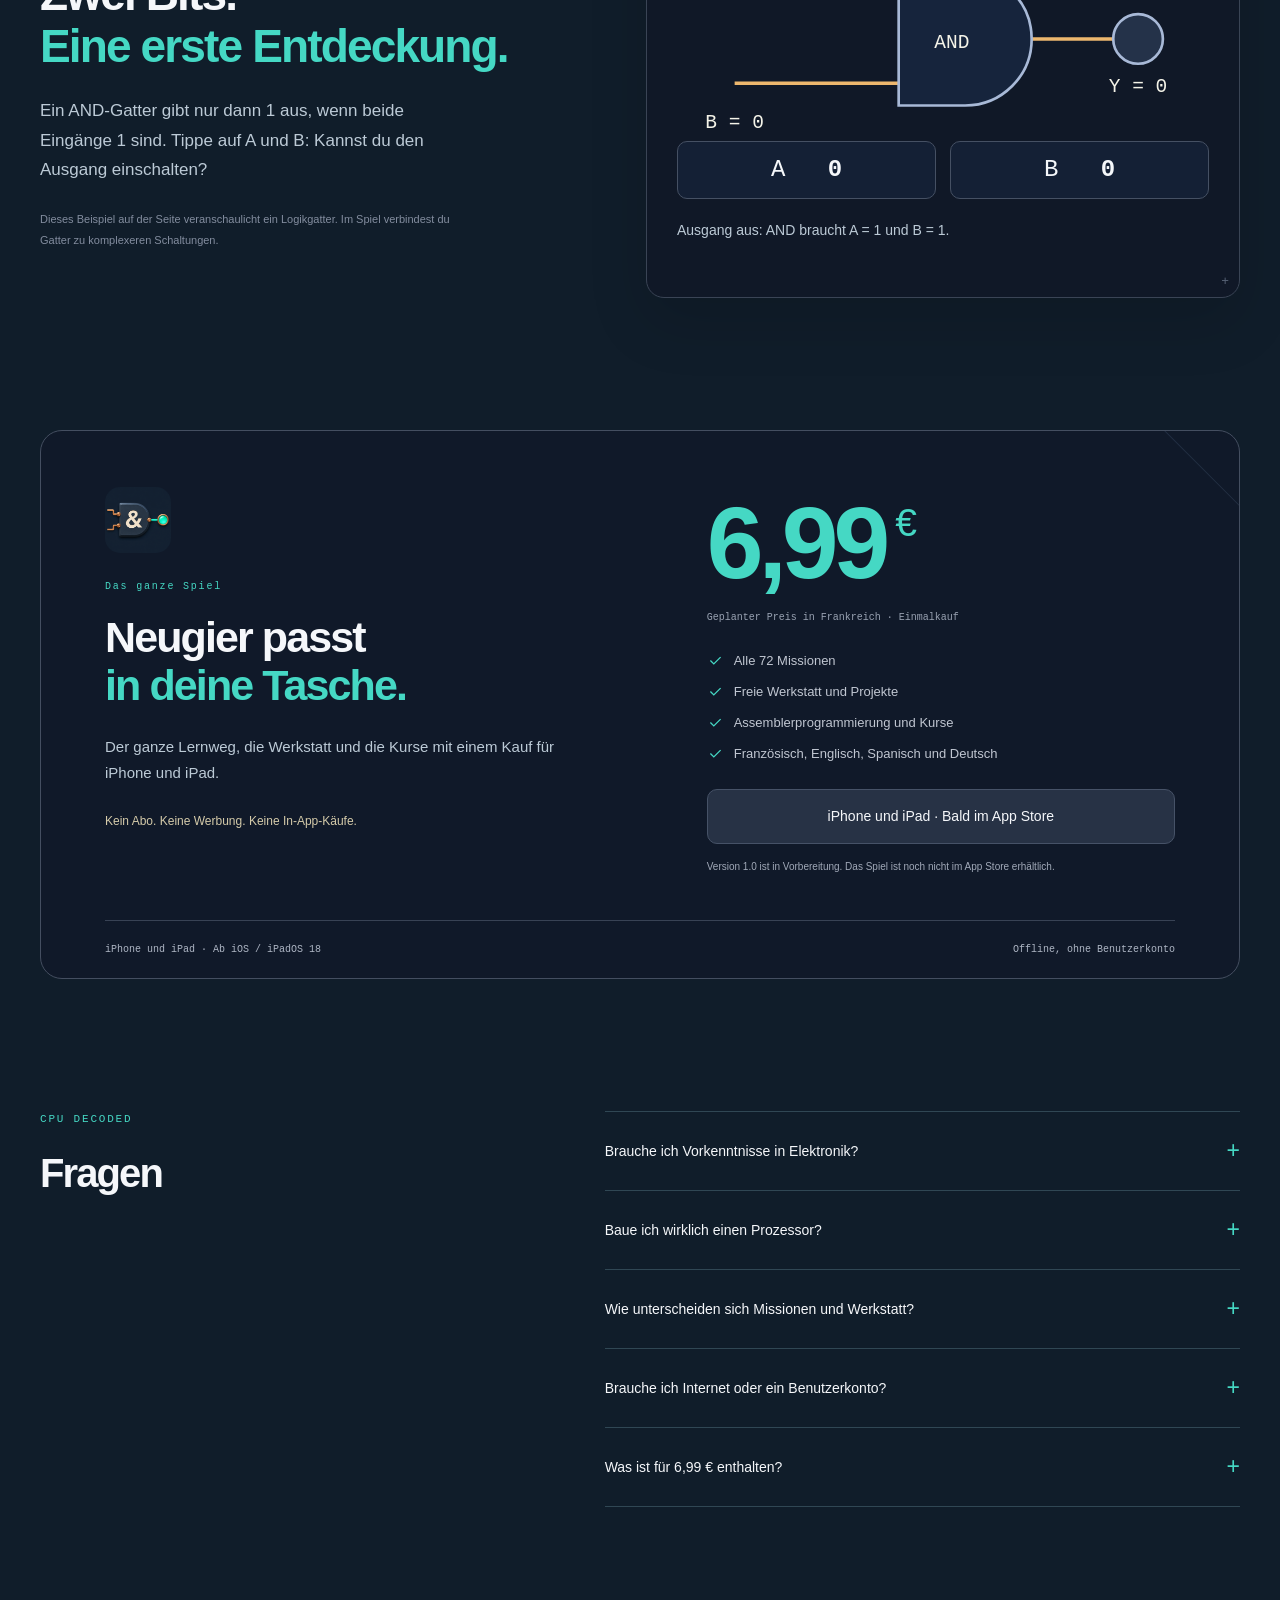
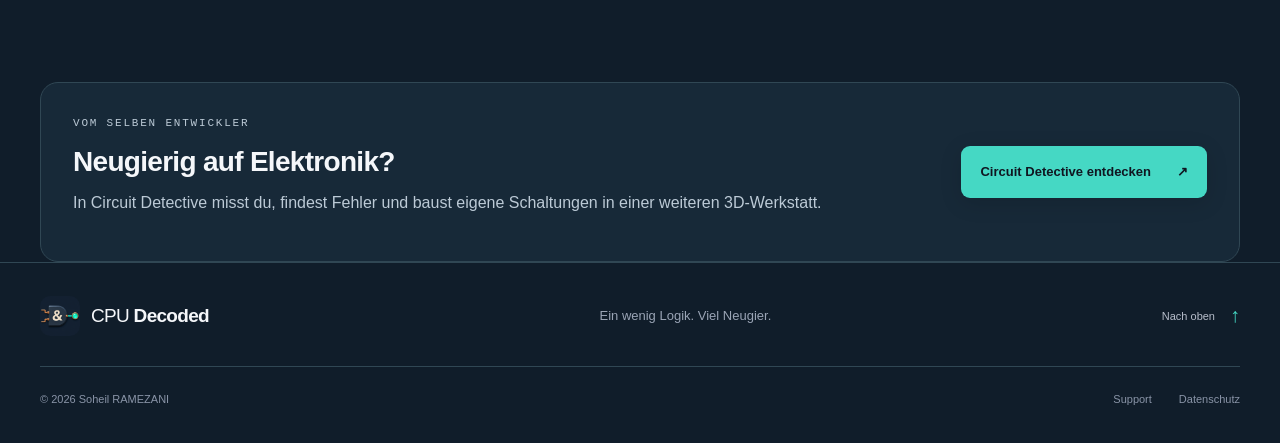
<file: de/index.html>
<!DOCTYPE html>
<html lang="de"><head><meta charset="utf-8"/><meta content="width=device-width, initial-scale=1" name="viewport"/><meta content="#101d2a" name="theme-color"/><title>CPU Decoded — Baue deinen eigenen 4-Bit-Computer.</title><meta content="Starte bei null – mit 72 geführten Missionen. Von den ersten Logikgattern bis zu Assemblerprogrammen entdeckst du, wie aus Schaltungen ein Computer entsteht." name="description"/><link href="https://xerxex52.github.io/CPU-Decoded/de/" rel="canonical"/><link href="https://xerxex52.github.io/CPU-Decoded/" hreflang="fr" rel="alternate"/><link href="https://xerxex52.github.io/CPU-Decoded/en/" hreflang="en" rel="alternate"/><link href="https://xerxex52.github.io/CPU-Decoded/es/" hreflang="es" rel="alternate"/><link href="https://xerxex52.github.io/CPU-Decoded/de/" hreflang="de" rel="alternate"/><meta content="CPU Decoded — Baue deinen eigenen 4-Bit-Computer." property="og:title"/><meta content="Starte bei null – mit 72 geführten Missionen. Von den ersten Logikgattern bis zu Assemblerprogrammen entdeckst du, wie aus Schaltungen ein Computer entsteht." property="og:description"/><meta content="website" property="og:type"/><meta content="https://xerxex52.github.io/CPU-Decoded/de/" property="og:url"/><meta content="https://xerxex52.github.io/CPU-Decoded/assets/build22/de-cpu-1600.webp" property="og:image"/><meta content="summary_large_image" name="twitter:card"/><link href="../assets/build22/favicon.png" rel="icon"/><link href="../style.css?v=22" rel="stylesheet"/><script defer="" src="../site.js?v=22"></script><link rel="apple-touch-icon" href="../assets/build22/apple-touch-icon.png" sizes="180x180"/></head>
<body id="top"><a class="skip" href="#main">Zum Inhalt</a><noscript><style>.tab-bar,.film-chapters,.bit-buttons{display:none}.showcase-panel[hidden]{display:grid!important}.showcase-panel{margin-top:40px}</style></noscript>
<header class="site-header"><div class="nav-shell"><a class="brand" href="#top"><img alt="" height="40" src="../assets/build22/app-icon.webp" width="40"/><span>CPU <b>Decoded</b></span></a><nav aria-label="Navigation" id="navigation"><a href="#film">Spiel ansehen</a><a href="#atelier">Werkstatt</a><a href="#defi">Ausprobieren</a><a href="#faq">Fragen</a></nav><div class="header-actions"><div aria-label="Languages" class="languages"><a href="../index.html" hreflang="fr" lang="fr">FR</a><a href="../en/index.html" hreflang="en" lang="en">EN</a><a href="../es/index.html" hreflang="es" lang="es">ES</a><a aria-current="page" href="../de/index.html" hreflang="de" lang="de">DE</a></div><a class="nav-cta" href="#inclus">Das ganze Spiel<span aria-hidden="true">↗</span></a><button aria-controls="navigation" aria-expanded="false" aria-label="Menü öffnen" class="menu-toggle"><span></span><span></span></button></div></div></header>
<main id="main"><section class="hero section-shell"><div class="hero-copy"><div class="availability"><span></span>iPhone und iPad · Bald im App Store</div><p class="eyebrow">VERSTEHEN. BAUEN. PROGRAMMIEREN.</p><h1>Baue deinen eigenen<br/><em>4-Bit-Computer.</em></h1><p class="lead">Starte bei null – mit 72 geführten Missionen. Von den ersten Logikgattern bis zu Assemblerprogrammen entdeckst du, wie aus Schaltungen ein Computer entsteht.</p><div class="hero-actions"><a class="button primary" href="#film">Videovorschau ansehen<span aria-hidden="true">↗</span></a><a class="text-link" href="#parcours">Den Lernweg entdecken<span aria-hidden="true">↓</span></a></div><p class="price-note">6,99 € in Frankreich · Einmalkauf</p></div><div class="hero-visual"><svg aria-hidden="true" class="hero-traces" fill="none" viewbox="0 0 800 720"><path d="M0 145h104l48-48h356l40 40h240M10 173h104l48-48h338l40 40h245M42 670h84l54-54h306l58-58h245"></path><circle cx="10" cy="173" r="5"></circle><circle cx="42" cy="670" r="5"></circle></svg><div class="device-mat"><div class="device-top"><span class="signal-dot"></span><span>CPU DECODED</span><span class="real-label">Echter Screenshot der neuen Oberfläche</span></div><button aria-label="Screenshot vergrößern" class="screenshot" data-caption="CPU, ROM und RAM: Befehle und Daten haben ihren eigenen Platz." data-lightbox="../assets/build22/de-cpu-1600.webp" type="button"><img alt="CPU, ROM und RAM: Befehle und Daten haben ihren eigenen Platz." decoding="async" fetchpriority="high" height="1200" loading="eager" sizes="(max-width:760px) calc(100vw - 40px), 760px" src="../assets/build22/de-cpu-1600.webp" srcset="../assets/build22/de-cpu-900.webp 900w, ../assets/build22/de-cpu-1600.webp 1600w" width="1600"/><span aria-hidden="true" class="zoom-mark">↗</span></button><div class="device-bottom"><span>01 — 72</span><p>CPU, ROM und RAM: Befehle und Daten haben ihren eigenen Platz.</p><span aria-hidden="true">⎓</span></div></div><div aria-hidden="true" class="hero-stamp"><span>4</span><small>BITS</small></div></div></section>
<div class="section-shell"><div class="stat-strip"><div><strong>72</strong><span>Missionen zum Weiterlernen</span></div><div><strong>4</strong><span>Bits für deine eigene CPU</span></div><div><strong>∞</strong><span>Ideen zum Ausprobieren</span></div><div class="stat-promise"><span aria-hidden="true" class="tiny-icon">◉</span><span>Offline, ohne Benutzerkonto</span></div></div></div>
<section class="film-section section-shell section-space" id="film"><div class="film-heading"><div><p class="eyebrow">VERSTEHEN. BAUEN. PROGRAMMIEREN.</p><h2>Dein Computer<br/><em>wird lebendig.</em></h2></div><p class="section-intro">Von der Logik zum Programm: Erlebe die neue Oberfläche auf dem iPhone. Auf dem iPad stehen dir derselbe Lernpfad und die Werkstatt zur Verfügung.</p></div><div class="film-stage"><div class="film-screen"><div class="film-topline"><span><i aria-hidden="true" class="signal-dot"></i>DIE APP IN AKTION</span><span>iPhone · 1.0</span></div><div class="video-frame"><video aria-label="Videovorschau ansehen" controls="" height="1560" id="gameplay" playsinline="" poster="../assets/build22/de-poster.webp" preload="none" width="720"><source src="../assets/build22/de-preview.mp4" type="video/mp4"/><track default="" kind="captions" label="DE" src="../assets/build22/de-preview.vtt" srclang="de"/><p><a href="../assets/build22/de-preview.mp4">Video öffnen</a></p></video><button aria-label="Videovorschau ansehen" class="film-play" hidden="" type="button"><span aria-hidden="true" class="play-disc">▶</span><span>Videovorschau ansehen<small>29 s · Neue Oberfläche · Ohne Ton</small></span></button></div></div><div class="film-chapters"><p class="eyebrow">In dieser Vorschau</p><button class="film-chapter" data-seek="0" type="button"><span class="chapter-index">01</span><span><strong>Baue deinen eigenen 4-Bit-Computer.</strong><span>Starte bei null – mit 72 geführten Missionen.</span></span><span class="chapter-time">0:00</span></button><button class="film-chapter" data-seek="4" type="button"><span class="chapter-index">02</span><span><strong>Alles beginnt mit einem Logikgatter.</strong><span>Entdecke das Binärsystem und baue deine ersten Schaltungen.</span></span><span class="chapter-time">0:04</span></button><button class="film-chapter" data-seek="8" type="button"><span class="chapter-index">03</span><span><strong>Erwecke Berechnungen zum Leben.</strong><span>Baue Addierer und anschließend das Rechenwerk deines Computers.</span></span><span class="chapter-time">0:08</span></button><button class="film-chapter" data-seek="13" type="button"><span class="chapter-index">04</span><span><strong>Gib deinem Computer einen Speicher.</strong><span>Baue Register und entdecke, wie Daten gespeichert werden.</span></span><span class="chapter-time">0:13</span></button><button class="film-chapter" data-seek="18" type="button"><span class="chapter-index">05</span><span><strong>Führe deine ersten Programme aus.</strong><span>Verbinde Rechenwerk, Speicher und Befehle, damit dein Computer läuft.</span></span><span class="chapter-time">0:18</span></button><button class="film-chapter" data-seek="24" type="button"><span class="chapter-index">06</span><span><strong>Entwirf. Baue. Experimentiere.</strong><span>In der freien Werkstatt kannst du eigene Schaltungen bauen und testen.</span></span><span class="chapter-time">0:24</span></button><a class="film-download" href="../assets/build22/de-preview.mp4">Video öffnen<span aria-hidden="true">↗</span></a></div></div><p class="film-caption">29 Sekunden echte Aufnahmen von CPU Decoded 1.0 (Build 22), mit Präsentationstexten ergänzt. Ohne Ton.</p><details class="film-transcript"><summary>Ablauf des Videos<span aria-hidden="true">+</span></summary><div><p><strong>0:00 — Baue deinen eigenen 4-Bit-Computer.</strong> Starte bei null – mit 72 geführten Missionen.</p><p><strong>0:04 — Alles beginnt mit einem Logikgatter.</strong> Entdecke das Binärsystem und baue deine ersten Schaltungen.</p><p><strong>0:08 — Erwecke Berechnungen zum Leben.</strong> Baue Addierer und anschließend das Rechenwerk deines Computers.</p><p><strong>0:13 — Gib deinem Computer einen Speicher.</strong> Baue Register und entdecke, wie Daten gespeichert werden.</p><p><strong>0:18 — Führe deine ersten Programme aus.</strong> Verbinde Rechenwerk, Speicher und Befehle, damit dein Computer läuft.</p><p><strong>0:24 — Entwirf. Baue. Experimentiere.</strong> In der freien Werkstatt kannst du eigene Schaltungen bauen und testen.</p></div></details></section>
<section class="first-steps section-shell section-space" id="parcours"><div class="film-heading"><div><p class="eyebrow">72 MISSIONEN FÜR DEN ZUSAMMENHANG</p><h2>Vom ersten Logikgatter<br/><em>zu deinen ersten Programmen.</em></h2></div><p class="section-intro">Schritt für Schritt durch Logik, Rechnen, Speicher und Befehle. Baue, teste und entdecke die Aufgabe jeder Schaltung.</p></div><div class="steps-grid"><article><span aria-hidden="true" class="step-number">01</span><h3>Logik</h3><p>Entdecke das Binärsystem und baue deine ersten Schaltungen.</p></article><article><span aria-hidden="true" class="step-number">02</span><h3>Rechnen</h3><p>Baue Addierer und anschließend das Rechenwerk deines Computers.</p></article><article><span aria-hidden="true" class="step-number">03</span><h3>Speicher</h3><p>Baue Register und entdecke, wie Daten gespeichert werden.</p></article><article><span aria-hidden="true" class="step-number">04</span><h3>Programme</h3><p>Verbinde Rechenwerk, Speicher und Befehle, damit dein Computer läuft.</p></article></div><p class="device-tip"><span aria-hidden="true">↔</span>Auf iPhone und iPad, im Hoch- und Querformat, mit einstellbarer Schriftgröße für Lesetexte.</p><figure class="phone-preview"><button aria-label="Screenshot vergrößern" class="screenshot" data-caption="Die Programmiermission auf dem iPhone im Hochformat." data-lightbox="../assets/build22/de-iphone-cpu-1600.webp" type="button"><img alt="Die Programmiermission auf dem iPhone im Hochformat." decoding="async" height="3476" loading="lazy" sizes="(max-width:760px) calc(100vw - 40px), 760px" src="../assets/build22/de-iphone-cpu-1600.webp" srcset="../assets/build22/de-iphone-cpu-900.webp 900w, ../assets/build22/de-iphone-cpu-1600.webp 1600w" width="1600"/><span aria-hidden="true" class="zoom-mark">↗</span></button><figcaption>Die Programmiermission auf dem iPhone im Hochformat.</figcaption></figure></section>
<section class="experience section-shell section-space" id="atelier"><div class="section-heading"><p class="eyebrow">VERSTEHEN. BAUEN. PROGRAMMIEREN.</p><h2>Entwirf. Baue.<br/><em>Experimentiere.</em></h2></div><div class="showcase"><div aria-label="CPU Decoded" class="tab-bar" role="tablist"><button aria-controls="panel-0" aria-selected="true" data-tab="0" id="tab-0" role="tab" tabindex="0"><span class="tab-number">01</span>Missionen</button><button aria-controls="panel-1" aria-selected="false" data-tab="1" id="tab-1" role="tab" tabindex="-1"><span class="tab-number">02</span>Freie Werkstatt</button><button aria-controls="panel-2" aria-selected="false" data-tab="2" id="tab-2" role="tab" tabindex="-1"><span class="tab-number">03</span>Programmierung</button></div><div aria-labelledby="tab-0" class="showcase-panel" id="panel-0" role="tabpanel" tabindex="0"><div class="panel-photo"><button aria-label="Screenshot vergrößern" class="screenshot" data-caption="Verbinde deine ersten Schaltungen" data-lightbox="../assets/build22/de-logic-1600.webp" type="button"><img alt="Verbinde deine ersten Schaltungen" decoding="async" height="1200" loading="lazy" sizes="(max-width:760px) calc(100vw - 40px), 760px" src="../assets/build22/de-logic-1600.webp" srcset="../assets/build22/de-logic-900.webp 900w, ../assets/build22/de-logic-1600.webp 1600w" width="1600"/><span aria-hidden="true" class="zoom-mark">↗</span></button><span class="photo-meta">Echter Screenshot aus dem Spiel · iPad</span></div><div class="panel-copy"><p class="eyebrow">01 / Missionen</p><h3>Ein Ziel. Eine Schaltung zum Verstehen.</h3><p>Baue eine Schaltung oder erkunde ihr Verhalten. Die Anleitung erklärt, was du erreichen sollst und wozu dieser Schritt im Prozessor dient.</p><ul class="check-list"><li><svg aria-hidden="true" viewbox="0 0 20 20"><path d="m4 10 4 4 8-8"></path></svg><span>72 aufeinander aufbauende Missionen</span></li><li><svg aria-hidden="true" viewbox="0 0 20 20"><path d="m4 10 4 4 8-8"></path></svg><span>Ziele und Tests zum Prüfen deiner Ideen</span></li><li><svg aria-hidden="true" viewbox="0 0 20 20"><path d="m4 10 4 4 8-8"></path></svg><span>Erklärungen und Kurse in Reichweite</span></li></ul></div></div><div aria-labelledby="tab-1" class="showcase-panel" hidden="" id="panel-1" role="tabpanel" tabindex="0"><div class="panel-photo"><button aria-label="Screenshot vergrößern" class="screenshot" data-caption="Entdecke deine Werkstatt" data-lightbox="../assets/build22/de-workshop-1600.webp" type="button"><img alt="Entdecke deine Werkstatt" decoding="async" height="1200" loading="lazy" sizes="(max-width:760px) calc(100vw - 40px), 760px" src="../assets/build22/de-workshop-1600.webp" srcset="../assets/build22/de-workshop-900.webp 900w, ../assets/build22/de-workshop-1600.webp 1600w" width="1600"/><span aria-hidden="true" class="zoom-mark">↗</span></button><span class="photo-meta">Echter Screenshot aus dem Spiel · iPad</span></div><div class="panel-copy"><p class="eyebrow">02 / Freie Werkstatt</p><h3>Deine Werkbank. Deine Ideen.</h3><p>In der freien Werkstatt kannst du eigene Schaltungen bauen und testen. Wähle Module, verbinde sie und speichere deine Projekte. Sieben Beispiele stehen von Anfang an bereit, darunter ein Computer, der rückwärts zählt, und ein Programm, das den RAM nutzt.</p><ul class="check-list"><li><svg aria-hidden="true" viewbox="0 0 20 20"><path d="m4 10 4 4 8-8"></path></svg><span>Platinen platzieren, verschieben und entfernen</span></li><li><svg aria-hidden="true" viewbox="0 0 20 20"><path d="m4 10 4 4 8-8"></path></svg><span>Beispiele für den Einstieg und zum Weiterlernen</span></li><li><svg aria-hidden="true" viewbox="0 0 20 20"><path d="m4 10 4 4 8-8"></path></svg><span>Eigene Schaltungen und gespeicherte Projekte</span></li></ul></div></div><div aria-labelledby="tab-2" class="showcase-panel" hidden="" id="panel-2" role="tabpanel" tabindex="0"><div class="panel-photo"><button aria-label="Screenshot vergrößern" class="screenshot" data-caption="Schreibe und verfolge dein Programm" data-lightbox="../assets/build22/de-program-1600.webp" type="button"><img alt="Schreibe und verfolge dein Programm" decoding="async" height="1200" loading="lazy" sizes="(max-width:760px) calc(100vw - 40px), 760px" src="../assets/build22/de-program-1600.webp" srcset="../assets/build22/de-program-900.webp 900w, ../assets/build22/de-program-1600.webp 1600w" width="1600"/><span aria-hidden="true" class="zoom-mark">↗</span></button><span class="photo-meta">Echter Screenshot aus dem Spiel · iPad</span></div><div class="panel-copy"><p class="eyebrow">03 / Programmierung</p><h3>Dein Code bewirkt etwas.</h3><p>Schreibe Assemblercode und lade das Programm ins ROM. Verfolge die Ausführung: Der Programmzähler wählt den Befehl, die CPU arbeitet und das RAM hält die Daten.</p><ul class="check-list"><li><svg aria-hidden="true" viewbox="0 0 20 20"><path d="m4 10 4 4 8-8"></path></svg><span>Assemblereditor und Befehlsübersicht</span></li><li><svg aria-hidden="true" viewbox="0 0 20 20"><path d="m4 10 4 4 8-8"></path></svg><span>Fertiger Aufbau in den Programmiermissionen</span></li><li><svg aria-hidden="true" viewbox="0 0 20 20"><path d="m4 10 4 4 8-8"></path></svg><span>Schrittweise Ausführung oder automatischer Takt</span></li></ul></div></div></div></section>
<section class="demo-section section-shell section-space" id="defi"><div class="demo-copy"><p class="eyebrow">Ausprobieren</p><h2>Zwei Bits.<br/><em>Eine erste Entdeckung.</em></h2><p class="section-intro">Ein AND-Gatter gibt nur dann 1 aus, wenn beide Eingänge 1 sind. Tippe auf A und B: Kannst du den Ausgang einschalten?</p><p class="demo-note">Dieses Beispiel auf der Seite veranschaulicht ein Logikgatter. Im Spiel verbindest du Gatter zu komplexeren Schaltungen.</p></div><div class="demo-card logic-demo"><div class="demo-card-top"><span>INTERAKTIVES BEISPIEL · AND-GATTER</span><span>Y = A ∧ B</span></div><svg aria-label="AND" role="img" viewbox="0 0 600 230"><path class="logic-trace" d="M65 65H250M65 165H250M400 115H510"></path><path class="gate-body" d="M250 40h75a75 75 0 0 1 0 150h-75z"></path><text text-anchor="middle" x="310" y="125">AND</text><text id="bit-a" text-anchor="middle" x="65" y="45">A = 0</text><text id="bit-b" text-anchor="middle" x="65" y="215">B = 0</text><circle cx="520" cy="115" id="demo-led" r="28"></circle><text id="bit-y" text-anchor="middle" x="520" y="175">Y = 0</text></svg><div class="bit-buttons"><button aria-label="Bit umschalten A" aria-pressed="false" data-bit="a" type="button">A <strong>0</strong></button><button aria-label="Bit umschalten B" aria-pressed="false" data-bit="b" type="button">B <strong>0</strong></button></div><p aria-atomic="true" aria-live="polite" class="logic-feedback">Ausgang aus: AND braucht A = 1 und B = 1.</p></div></section>
<section class="purchase-section section-shell section-space" id="inclus"><div class="purchase-inner"><div class="purchase-copy"><img alt="" height="66" loading="lazy" src="../assets/build22/app-icon.webp" width="66"/><p class="eyebrow">Das ganze Spiel</p><h2>Neugier passt<br/><em>in deine Tasche.</em></h2><p class="section-intro">Der ganze Lernweg, die Werkstatt und die Kurse mit einem Kauf für iPhone und iPad.</p><p class="purchase-promise">Kein Abo. Keine Werbung. Keine In-App-Käufe.</p></div><div class="purchase-offer"><div class="price"><span>6,99</span><sup>€</sup></div><p class="price-detail">Geplanter Preis in Frankreich · Einmalkauf</p><ul class="check-list"><li><svg aria-hidden="true" viewbox="0 0 20 20"><path d="m4 10 4 4 8-8"></path></svg><span>Alle 72 Missionen</span></li><li><svg aria-hidden="true" viewbox="0 0 20 20"><path d="m4 10 4 4 8-8"></path></svg><span>Freie Werkstatt und Projekte</span></li><li><svg aria-hidden="true" viewbox="0 0 20 20"><path d="m4 10 4 4 8-8"></path></svg><span>Assemblerprogrammierung und Kurse</span></li><li><svg aria-hidden="true" viewbox="0 0 20 20"><path d="m4 10 4 4 8-8"></path></svg><span>Französisch, Englisch, Spanisch und Deutsch</span></li></ul><p class="coming-soon">iPhone und iPad · Bald im App Store</p><p class="release-note">Version 1.0 ist in Vorbereitung. Das Spiel ist noch nicht im App Store erhältlich.</p></div><div class="compatibility"><span>iPhone und iPad · Ab iOS / iPadOS 18</span><span>Offline, ohne Benutzerkonto</span></div></div></section>
<section class="faq-section section-shell section-space" id="faq"><div><p class="eyebrow">CPU DECODED</p><h2>Fragen</h2></div><div class="faq-list"><details><summary>Brauche ich Vorkenntnisse in Elektronik?<span aria-hidden="true">+</span></summary><p>Nein. Du beginnst mit Bits und Logikgattern. Die Missionen führen schrittweise Berechnungen, Register, Speicher und Befehle ein. Die Kurse helfen dir, ein Thema zu wiederholen.</p></details><details><summary>Baue ich wirklich einen Prozessor?<span aria-hidden="true">+</span></summary><p>Du baust und erkundest die Bausteine eines didaktischen 4-Bit-Prozessors und programmierst anschließend die CPU im Spiel. ROM und RAM werden getrennt dargestellt. Es ist eine Simulation zum Verstehen der Grundlagen, kein Elektronik-Bausatz.</p></details><details><summary>Wie unterscheiden sich Missionen und Werkstatt?<span aria-hidden="true">+</span></summary><p>Missionen geben ein Ziel und Tests vor. In der Werkstatt wählst du Module, baust eigene Schaltungen und speicherst Projekte.</p></details><details><summary>Brauche ich Internet oder ein Benutzerkonto?<span aria-hidden="true">+</span></summary><p>Nach dem Download funktioniert das Spiel offline und ohne Benutzerkonto. Zusätzliche Hardware ist nicht nötig. Fortschritte und Projekte bleiben lokal gespeichert und werden nicht zwischen Geräten synchronisiert.</p></details><details><summary>Was ist für 6,99 € enthalten?<span aria-hidden="true">+</span></summary><p>Alle Missionen, die Werkstatt, Kurse und Programmierung. 6,99 € ist der geplante Preis in Frankreich. Preise für andere Länder werden im App Store angezeigt.</p></details></div></section><section class="related-app section-shell"><div><p class="eyebrow">VOM SELBEN ENTWICKLER</p><h3>Neugierig auf Elektronik?</h3><p>In Circuit Detective misst du, findest Fehler und baust eigene Schaltungen in einer weiteren 3D-Werkstatt.</p></div><a class="button primary" href="https://xerxex52.github.io/Circuit-Detective/">Circuit Detective entdecken<span aria-hidden="true">↗</span></a></section></main>
<footer class="section-shell"><div class="footer-top"><a class="brand" href="#top"><img alt="" height="40" src="../assets/build22/app-icon.webp" width="40"/><span>CPU <b>Decoded</b></span></a><p>Ein wenig Logik. Viel Neugier.</p><a class="back-top" href="#top">Nach oben<span aria-hidden="true">↑</span></a></div><div class="footer-bottom"><span>© 2026 Soheil RAMEZANI</span><div><a href="../support.html#de">Support</a><a href="../privacy.html#de">Datenschutz</a></div></div></footer><noscript><main class="document-shell"><section id="fr" lang="fr"><h2>Politique de confidentialité</h2><small>Mise à jour : 10 octobre 2026 · Version 1.0</small>
<p>CPU Decoded est une application éducative pour comprendre et construire des circuits numériques et un processeur. Le jeu fonctionne hors ligne, sans compte, publicité ni outil d’analyse d’utilisation.</p>
<h3>Données de l’application</h3><p>Le développeur ne collecte aucune donnée personnelle par l’intermédiaire de l’application. Vos circuits, programmes assembleur, noms de projets, progression et réglages sont enregistrés localement pour retrouver votre travail. L’application ne les transmet pas au développeur ni à des tiers.</p>
<h3>Vos données restent sous votre contrôle</h3><p>Vous pouvez supprimer vos projets dans Atelier → Projets. Supprimer l’application retire ses données locales de l’appareil. Les éventuelles sauvegardes réalisées par iOS ou iPadOS dépendent de vos réglages Apple et se gèrent séparément ; CPU Decoded n’exploite pas de service de synchronisation.</p>
<h3>Cette page et contact</h3><p>Cette page est hébergée sur GitHub Pages. Sa consultation et les messages envoyés via GitHub sont soumis à la <a href="https://docs.github.com/en/site-policy/privacy-policies/github-general-privacy-statement">politique de confidentialité de GitHub</a>. Pour une question : <a href="https://github.com/Xerxex52/CPU-Decoded/issues">contacter le développeur</a>. Ne publiez pas de données personnelles dans un signalement public.</p></section><section id="en" lang="en"><h2>Privacy policy</h2><small>Updated: October 10, 2026 · Version 1.0</small>
<p>CPU Decoded is an educational app for understanding and building digital circuits and a processor. The game works offline, without accounts, advertising or usage analytics.</p>
<h3>App data</h3><p>The developer does not collect personal data through the app. Your circuits, assembly programs, project names, progress and settings are saved locally so you can continue your work. The app does not send them to the developer or third parties.</p>
<h3>You control your data</h3><p>You can delete projects in Workshop → Projects. Deleting the app removes its local data from the device. Any backups made by iOS or iPadOS depend on your Apple settings and are managed separately; CPU Decoded does not operate a synchronization service.</p>
<h3>This page and contact</h3><p>This page is hosted on GitHub Pages. Viewing it and sending messages through GitHub are subject to <a href="https://docs.github.com/en/site-policy/privacy-policies/github-general-privacy-statement">GitHub’s privacy statement</a>. For questions, <a href="https://github.com/Xerxex52/CPU-Decoded/issues">contact the developer</a>. Do not include personal data in a public report.</p></section><section id="es" lang="es"><h2>Política de privacidad</h2><small>Actualización: 10 de octubre de 2026 · Versión 1.0</small>
<p>CPU Decoded es una aplicación educativa para comprender y construir circuitos digitales y un procesador. El juego funciona sin conexión, sin cuentas, publicidad ni herramientas de análisis de uso.</p>
<h3>Datos de la aplicación</h3><p>El desarrollador no recopila datos personales a través de la aplicación. Tus circuitos, programas en ensamblador, nombres de proyectos, progreso y ajustes se guardan localmente para que puedas continuar tu trabajo. La aplicación no los envía al desarrollador ni a terceros.</p>
<h3>Tú controlas tus datos</h3><p>Puedes eliminar proyectos en Taller → Proyectos. Al eliminar la aplicación, se borran sus datos locales del dispositivo. Las posibles copias de seguridad de iOS o iPadOS dependen de tus ajustes de Apple y se gestionan por separado; CPU Decoded no ofrece un servicio de sincronización.</p>
<h3>Esta página y contacto</h3><p>Esta página está alojada en GitHub Pages. Su consulta y los mensajes enviados a través de GitHub están sujetos a la <a href="https://docs.github.com/en/site-policy/privacy-policies/github-general-privacy-statement">política de privacidad de GitHub</a>. Si tienes alguna pregunta, <a href="https://github.com/Xerxex52/CPU-Decoded/issues">contacta con el desarrollador</a>. No incluyas datos personales en un informe público.</p></section><section id="de" lang="de"><h2>Datenschutzerklärung</h2><small>Stand: 10. Oktober 2026 · Version 1.0</small>
<p>CPU Decoded ist eine Lern-App zum Verstehen und Aufbauen digitaler Schaltungen und eines Prozessors. Das Spiel funktioniert offline, ohne Benutzerkonto, Werbung oder Nutzungsanalyse.</p>
<h3>Daten der App</h3><p>Der Entwickler erhebt über die App keine personenbezogenen Daten. Deine Schaltungen, Assemblerprogramme, Projektnamen, Fortschritte und Einstellungen werden lokal gespeichert, damit du deine Arbeit fortsetzen kannst. Die App übermittelt diese Daten weder an den Entwickler noch an Dritte.</p>
<h3>Du bestimmst über deine Daten</h3><p>Du kannst Projekte unter Werkstatt → Projekte löschen. Wenn du die App löschst, werden ihre lokalen Daten vom Gerät entfernt. Mögliche Sicherungen durch iOS oder iPadOS hängen von deinen Apple-Einstellungen ab und werden getrennt verwaltet; CPU Decoded betreibt keinen Synchronisierungsdienst.</p>
<h3>Diese Seite und Kontakt</h3><p>Diese Seite wird auf GitHub Pages gehostet. Für ihren Aufruf und für Nachrichten über GitHub gilt die <a href="https://docs.github.com/en/site-policy/privacy-policies/github-general-privacy-statement">Datenschutzerklärung von GitHub</a>. Bei Fragen kannst du <a href="https://github.com/Xerxex52/CPU-Decoded/issues">den Entwickler kontaktieren</a>. Veröffentliche keine personenbezogenen Daten in einer öffentlichen Meldung.</p></section></main></noscript>
<dialog aria-label="Screenshot vergrößern" id="lightbox"><button aria-label="Schließen" autofocus="" class="lightbox-close">×</button><figure><img alt=""/><figcaption></figcaption></figure></dialog><script id="page-copy" type="application/json">{"lang": "de", "miniResult": ["Ausgang aus: AND braucht A = 1 und B = 1.", "Ausgang an: Beide Eingänge sind 1."]}</script></body></html>
</file>
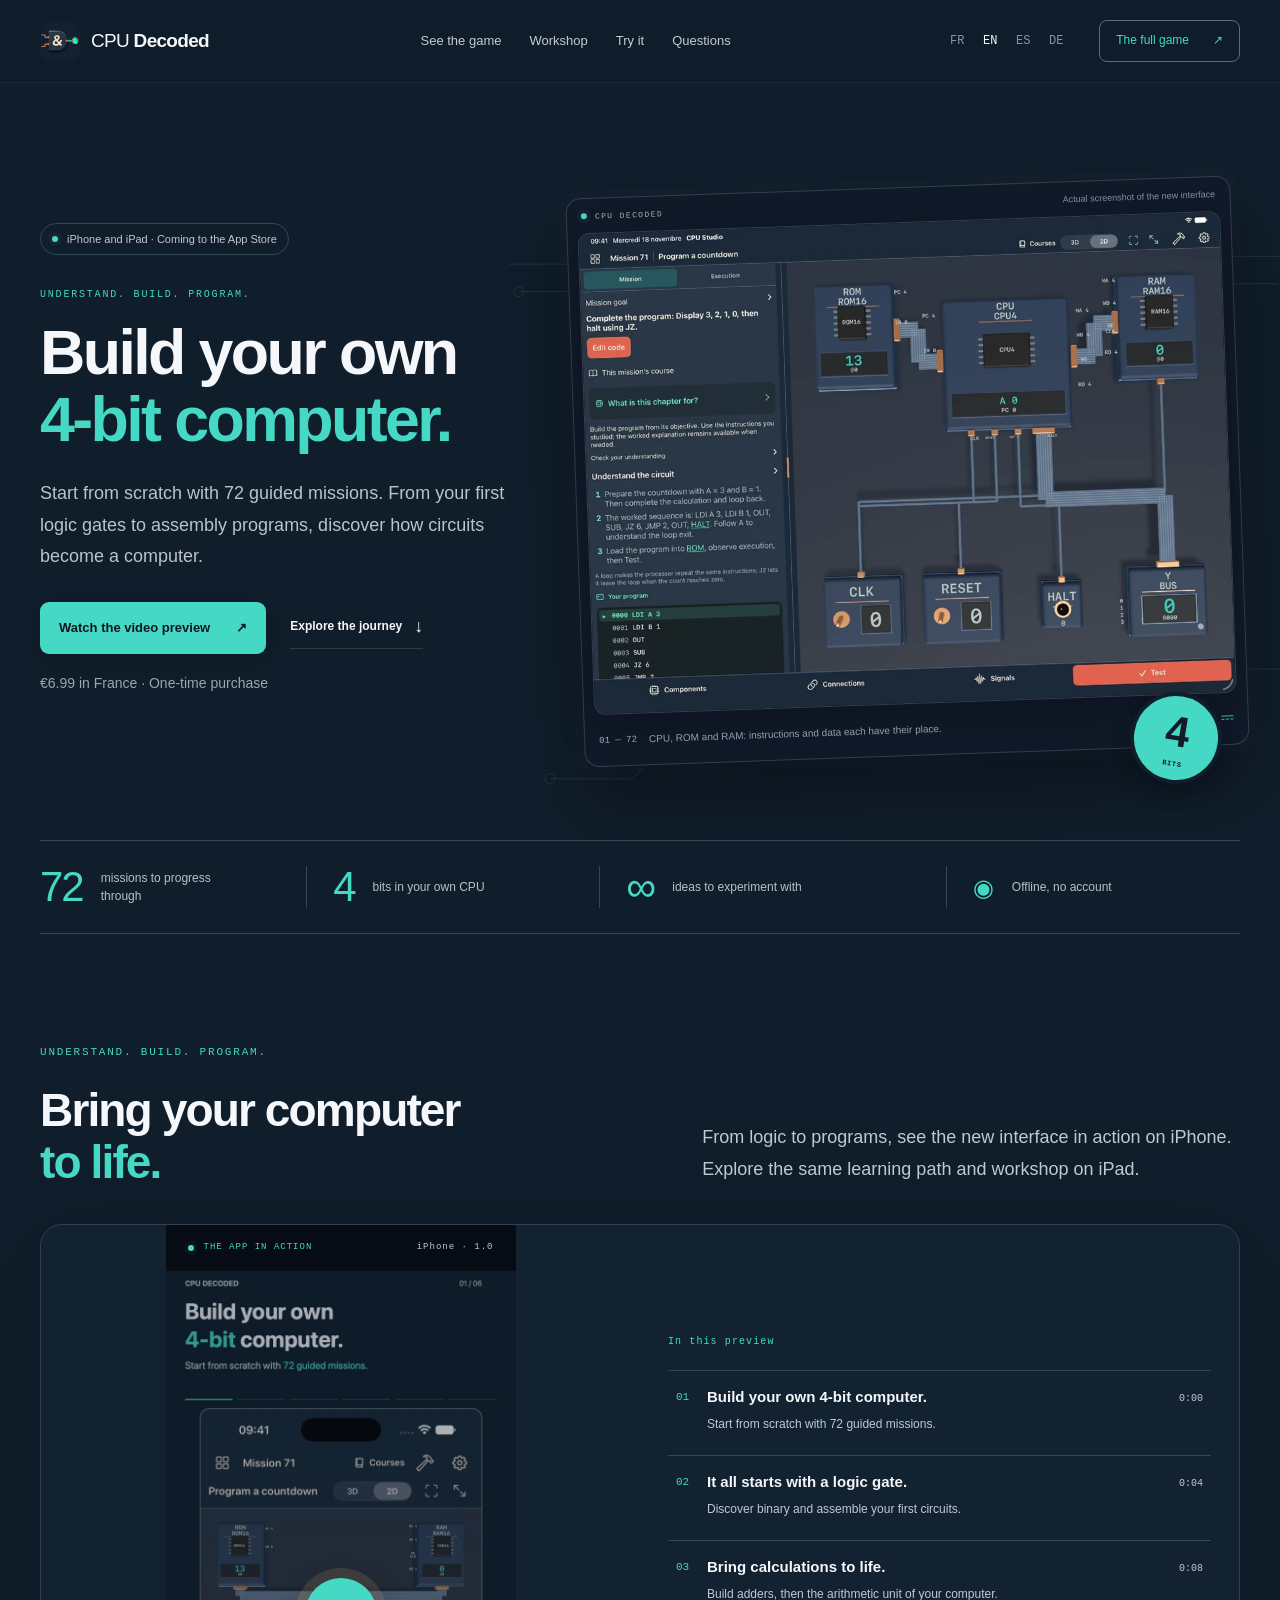
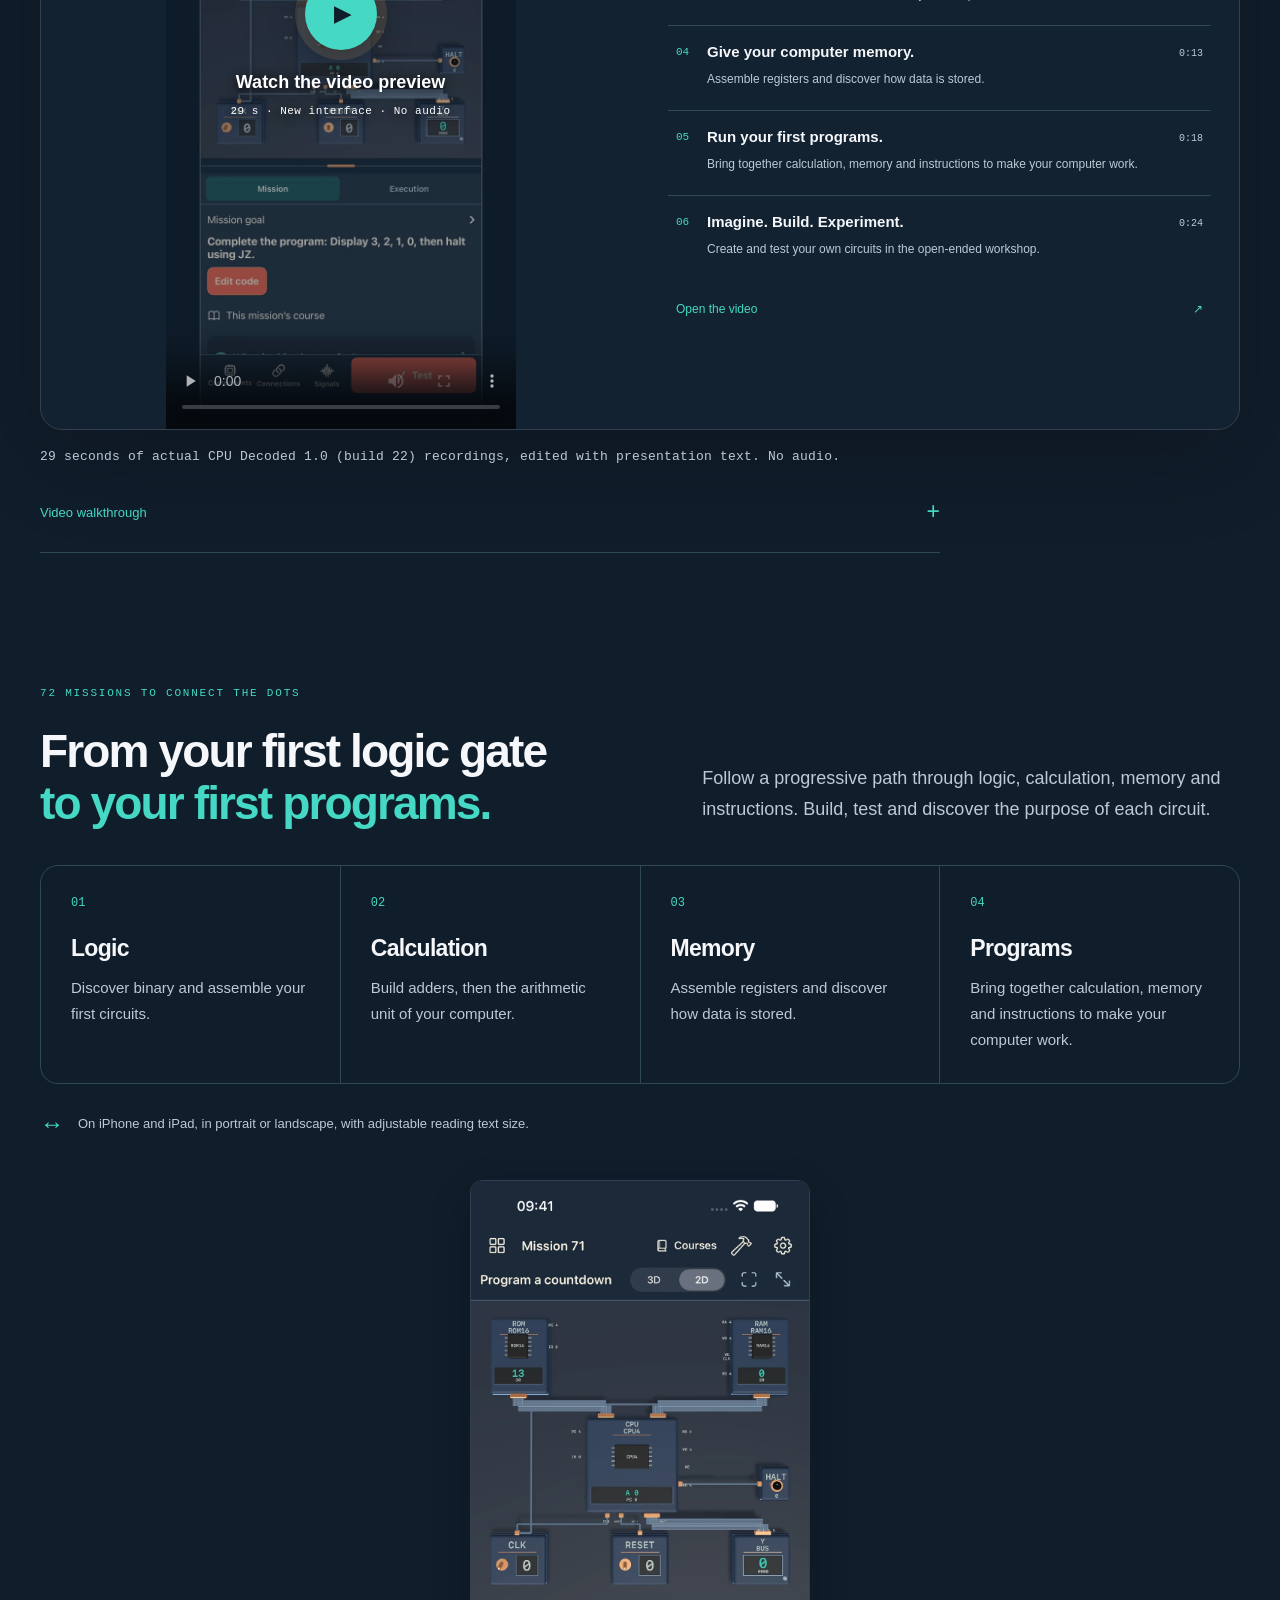
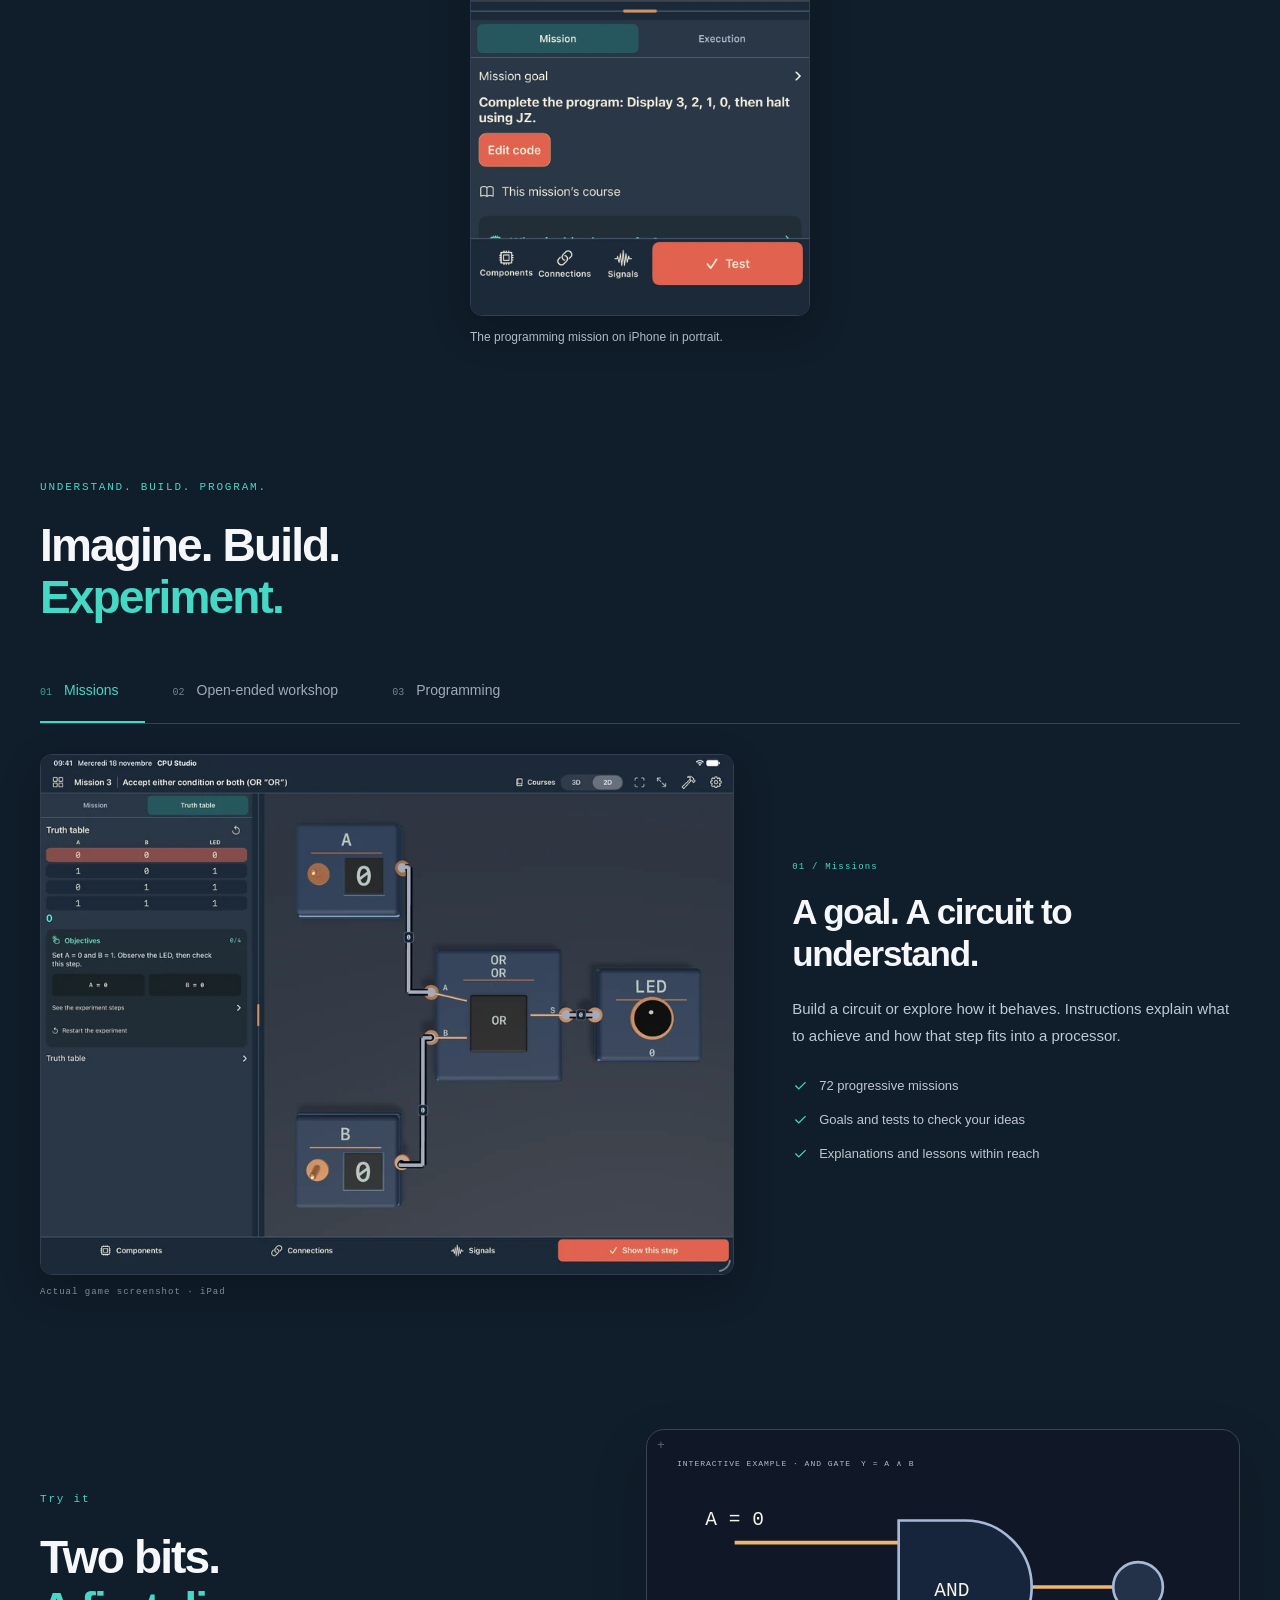
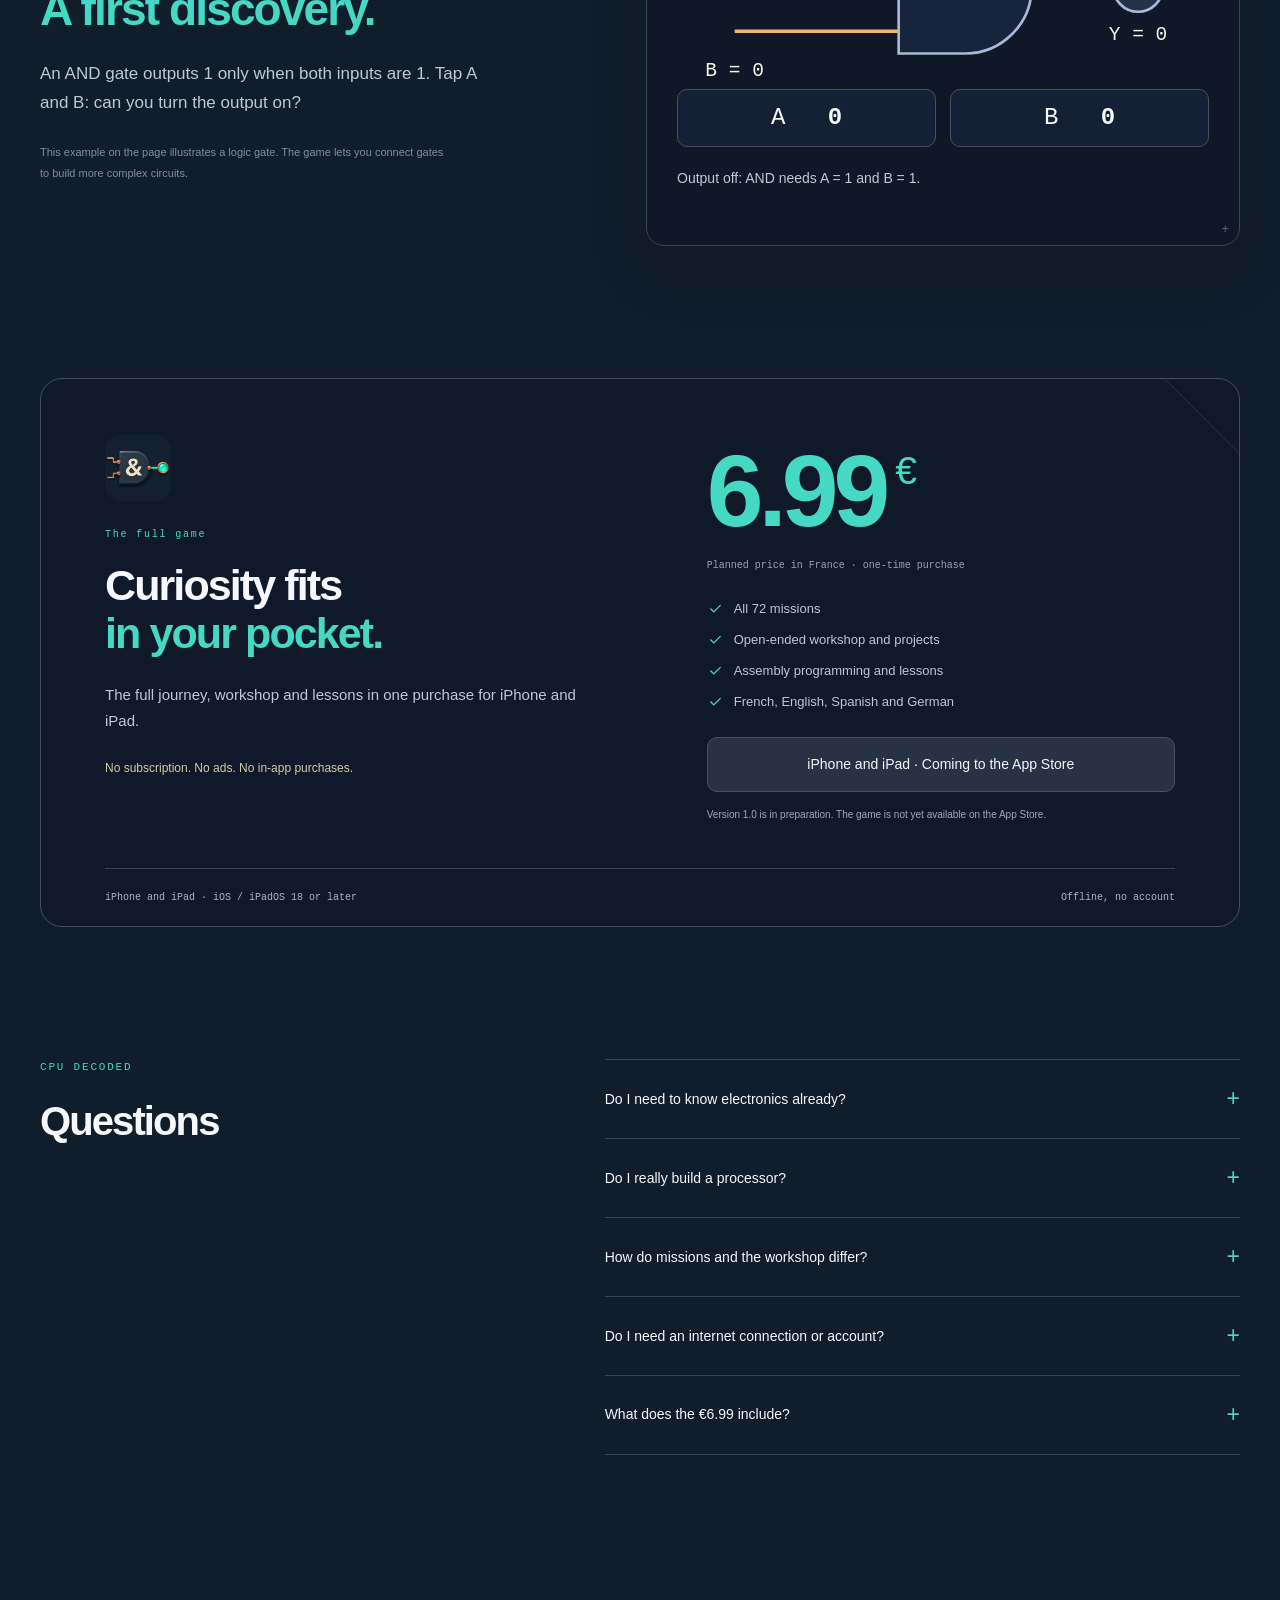
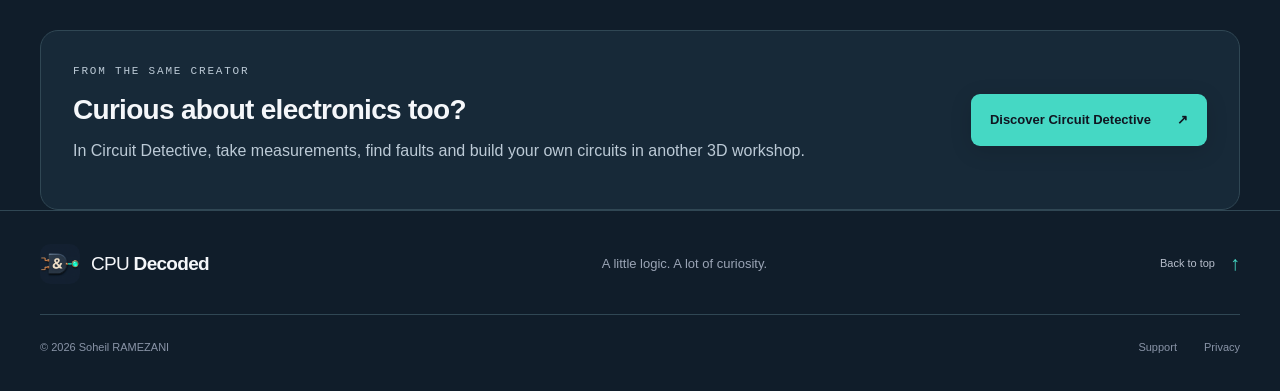
<file: en/index.html>
<!DOCTYPE html>
<html lang="en"><head><meta charset="utf-8"/><meta content="width=device-width, initial-scale=1" name="viewport"/><meta content="#101d2a" name="theme-color"/><title>CPU Decoded — Build your own 4-bit computer.</title><meta content="Start from scratch with 72 guided missions. From your first logic gates to assembly programs, discover how circuits become a computer." name="description"/><link href="https://xerxex52.github.io/CPU-Decoded/en/" rel="canonical"/><link href="https://xerxex52.github.io/CPU-Decoded/" hreflang="fr" rel="alternate"/><link href="https://xerxex52.github.io/CPU-Decoded/en/" hreflang="en" rel="alternate"/><link href="https://xerxex52.github.io/CPU-Decoded/es/" hreflang="es" rel="alternate"/><link href="https://xerxex52.github.io/CPU-Decoded/de/" hreflang="de" rel="alternate"/><meta content="CPU Decoded — Build your own 4-bit computer." property="og:title"/><meta content="Start from scratch with 72 guided missions. From your first logic gates to assembly programs, discover how circuits become a computer." property="og:description"/><meta content="website" property="og:type"/><meta content="https://xerxex52.github.io/CPU-Decoded/en/" property="og:url"/><meta content="https://xerxex52.github.io/CPU-Decoded/assets/build22/en-cpu-1600.webp" property="og:image"/><meta content="summary_large_image" name="twitter:card"/><link href="../assets/build22/favicon.png" rel="icon"/><link href="../style.css?v=22" rel="stylesheet"/><script defer="" src="../site.js?v=22"></script><link rel="apple-touch-icon" href="../assets/build22/apple-touch-icon.png" sizes="180x180"/></head>
<body id="top"><a class="skip" href="#main">Skip to content</a><noscript><style>.tab-bar,.film-chapters,.bit-buttons{display:none}.showcase-panel[hidden]{display:grid!important}.showcase-panel{margin-top:40px}</style></noscript>
<header class="site-header"><div class="nav-shell"><a class="brand" href="#top"><img alt="" height="40" src="../assets/build22/app-icon.webp" width="40"/><span>CPU <b>Decoded</b></span></a><nav aria-label="Navigation" id="navigation"><a href="#film">See the game</a><a href="#atelier">Workshop</a><a href="#defi">Try it</a><a href="#faq">Questions</a></nav><div class="header-actions"><div aria-label="Languages" class="languages"><a href="../index.html" hreflang="fr" lang="fr">FR</a><a aria-current="page" href="../en/index.html" hreflang="en" lang="en">EN</a><a href="../es/index.html" hreflang="es" lang="es">ES</a><a href="../de/index.html" hreflang="de" lang="de">DE</a></div><a class="nav-cta" href="#inclus">The full game<span aria-hidden="true">↗</span></a><button aria-controls="navigation" aria-expanded="false" aria-label="Open menu" class="menu-toggle"><span></span><span></span></button></div></div></header>
<main id="main"><section class="hero section-shell"><div class="hero-copy"><div class="availability"><span></span>iPhone and iPad · Coming to the App Store</div><p class="eyebrow">UNDERSTAND. BUILD. PROGRAM.</p><h1>Build your own<br/><em>4-bit computer.</em></h1><p class="lead">Start from scratch with 72 guided missions. From your first logic gates to assembly programs, discover how circuits become a computer.</p><div class="hero-actions"><a class="button primary" href="#film">Watch the video preview<span aria-hidden="true">↗</span></a><a class="text-link" href="#parcours">Explore the journey<span aria-hidden="true">↓</span></a></div><p class="price-note">€6.99 in France · One-time purchase</p></div><div class="hero-visual"><svg aria-hidden="true" class="hero-traces" fill="none" viewbox="0 0 800 720"><path d="M0 145h104l48-48h356l40 40h240M10 173h104l48-48h338l40 40h245M42 670h84l54-54h306l58-58h245"></path><circle cx="10" cy="173" r="5"></circle><circle cx="42" cy="670" r="5"></circle></svg><div class="device-mat"><div class="device-top"><span class="signal-dot"></span><span>CPU DECODED</span><span class="real-label">Actual screenshot of the new interface</span></div><button aria-label="Enlarge screenshot" class="screenshot" data-caption="CPU, ROM and RAM: instructions and data each have their place." data-lightbox="../assets/build22/en-cpu-1600.webp" type="button"><img alt="CPU, ROM and RAM: instructions and data each have their place." decoding="async" fetchpriority="high" height="1200" loading="eager" sizes="(max-width:760px) calc(100vw - 40px), 760px" src="../assets/build22/en-cpu-1600.webp" srcset="../assets/build22/en-cpu-900.webp 900w, ../assets/build22/en-cpu-1600.webp 1600w" width="1600"/><span aria-hidden="true" class="zoom-mark">↗</span></button><div class="device-bottom"><span>01 — 72</span><p>CPU, ROM and RAM: instructions and data each have their place.</p><span aria-hidden="true">⎓</span></div></div><div aria-hidden="true" class="hero-stamp"><span>4</span><small>BITS</small></div></div></section>
<div class="section-shell"><div class="stat-strip"><div><strong>72</strong><span>missions to progress through</span></div><div><strong>4</strong><span>bits in your own CPU</span></div><div><strong>∞</strong><span>ideas to experiment with</span></div><div class="stat-promise"><span aria-hidden="true" class="tiny-icon">◉</span><span>Offline, no account</span></div></div></div>
<section class="film-section section-shell section-space" id="film"><div class="film-heading"><div><p class="eyebrow">UNDERSTAND. BUILD. PROGRAM.</p><h2>Bring your computer<br/><em>to life.</em></h2></div><p class="section-intro">From logic to programs, see the new interface in action on iPhone. Explore the same learning path and workshop on iPad.</p></div><div class="film-stage"><div class="film-screen"><div class="film-topline"><span><i aria-hidden="true" class="signal-dot"></i>THE APP IN ACTION</span><span>iPhone · 1.0</span></div><div class="video-frame"><video aria-label="Watch the video preview" controls="" height="1560" id="gameplay" playsinline="" poster="../assets/build22/en-poster.webp" preload="none" width="720"><source src="../assets/build22/en-preview.mp4" type="video/mp4"/><track default="" kind="captions" label="EN" src="../assets/build22/en-preview.vtt" srclang="en"/><p><a href="../assets/build22/en-preview.mp4">Open the video</a></p></video><button aria-label="Watch the video preview" class="film-play" hidden="" type="button"><span aria-hidden="true" class="play-disc">▶</span><span>Watch the video preview<small>29 s · New interface · No audio</small></span></button></div></div><div class="film-chapters"><p class="eyebrow">In this preview</p><button class="film-chapter" data-seek="0" type="button"><span class="chapter-index">01</span><span><strong>Build your own 4-bit computer.</strong><span>Start from scratch with 72 guided missions.</span></span><span class="chapter-time">0:00</span></button><button class="film-chapter" data-seek="4" type="button"><span class="chapter-index">02</span><span><strong>It all starts with a logic gate.</strong><span>Discover binary and assemble your first circuits.</span></span><span class="chapter-time">0:04</span></button><button class="film-chapter" data-seek="8" type="button"><span class="chapter-index">03</span><span><strong>Bring calculations to life.</strong><span>Build adders, then the arithmetic unit of your computer.</span></span><span class="chapter-time">0:08</span></button><button class="film-chapter" data-seek="13" type="button"><span class="chapter-index">04</span><span><strong>Give your computer memory.</strong><span>Assemble registers and discover how data is stored.</span></span><span class="chapter-time">0:13</span></button><button class="film-chapter" data-seek="18" type="button"><span class="chapter-index">05</span><span><strong>Run your first programs.</strong><span>Bring together calculation, memory and instructions to make your computer work.</span></span><span class="chapter-time">0:18</span></button><button class="film-chapter" data-seek="24" type="button"><span class="chapter-index">06</span><span><strong>Imagine. Build. Experiment.</strong><span>Create and test your own circuits in the open-ended workshop.</span></span><span class="chapter-time">0:24</span></button><a class="film-download" href="../assets/build22/en-preview.mp4">Open the video<span aria-hidden="true">↗</span></a></div></div><p class="film-caption">29 seconds of actual CPU Decoded 1.0 (build 22) recordings, edited with presentation text. No audio.</p><details class="film-transcript"><summary>Video walkthrough<span aria-hidden="true">+</span></summary><div><p><strong>0:00 — Build your own 4-bit computer.</strong> Start from scratch with 72 guided missions.</p><p><strong>0:04 — It all starts with a logic gate.</strong> Discover binary and assemble your first circuits.</p><p><strong>0:08 — Bring calculations to life.</strong> Build adders, then the arithmetic unit of your computer.</p><p><strong>0:13 — Give your computer memory.</strong> Assemble registers and discover how data is stored.</p><p><strong>0:18 — Run your first programs.</strong> Bring together calculation, memory and instructions to make your computer work.</p><p><strong>0:24 — Imagine. Build. Experiment.</strong> Create and test your own circuits in the open-ended workshop.</p></div></details></section>
<section class="first-steps section-shell section-space" id="parcours"><div class="film-heading"><div><p class="eyebrow">72 MISSIONS TO CONNECT THE DOTS</p><h2>From your first logic gate<br/><em>to your first programs.</em></h2></div><p class="section-intro">Follow a progressive path through logic, calculation, memory and instructions. Build, test and discover the purpose of each circuit.</p></div><div class="steps-grid"><article><span aria-hidden="true" class="step-number">01</span><h3>Logic</h3><p>Discover binary and assemble your first circuits.</p></article><article><span aria-hidden="true" class="step-number">02</span><h3>Calculation</h3><p>Build adders, then the arithmetic unit of your computer.</p></article><article><span aria-hidden="true" class="step-number">03</span><h3>Memory</h3><p>Assemble registers and discover how data is stored.</p></article><article><span aria-hidden="true" class="step-number">04</span><h3>Programs</h3><p>Bring together calculation, memory and instructions to make your computer work.</p></article></div><p class="device-tip"><span aria-hidden="true">↔</span>On iPhone and iPad, in portrait or landscape, with adjustable reading text size.</p><figure class="phone-preview"><button aria-label="Enlarge screenshot" class="screenshot" data-caption="The programming mission on iPhone in portrait." data-lightbox="../assets/build22/en-iphone-cpu-1600.webp" type="button"><img alt="The programming mission on iPhone in portrait." decoding="async" height="3476" loading="lazy" sizes="(max-width:760px) calc(100vw - 40px), 760px" src="../assets/build22/en-iphone-cpu-1600.webp" srcset="../assets/build22/en-iphone-cpu-900.webp 900w, ../assets/build22/en-iphone-cpu-1600.webp 1600w" width="1600"/><span aria-hidden="true" class="zoom-mark">↗</span></button><figcaption>The programming mission on iPhone in portrait.</figcaption></figure></section>
<section class="experience section-shell section-space" id="atelier"><div class="section-heading"><p class="eyebrow">UNDERSTAND. BUILD. PROGRAM.</p><h2>Imagine. Build.<br/><em>Experiment.</em></h2></div><div class="showcase"><div aria-label="CPU Decoded" class="tab-bar" role="tablist"><button aria-controls="panel-0" aria-selected="true" data-tab="0" id="tab-0" role="tab" tabindex="0"><span class="tab-number">01</span>Missions</button><button aria-controls="panel-1" aria-selected="false" data-tab="1" id="tab-1" role="tab" tabindex="-1"><span class="tab-number">02</span>Open-ended workshop</button><button aria-controls="panel-2" aria-selected="false" data-tab="2" id="tab-2" role="tab" tabindex="-1"><span class="tab-number">03</span>Programming</button></div><div aria-labelledby="tab-0" class="showcase-panel" id="panel-0" role="tabpanel" tabindex="0"><div class="panel-photo"><button aria-label="Enlarge screenshot" class="screenshot" data-caption="Connect your first circuits" data-lightbox="../assets/build22/en-logic-1600.webp" type="button"><img alt="Connect your first circuits" decoding="async" height="1200" loading="lazy" sizes="(max-width:760px) calc(100vw - 40px), 760px" src="../assets/build22/en-logic-1600.webp" srcset="../assets/build22/en-logic-900.webp 900w, ../assets/build22/en-logic-1600.webp 1600w" width="1600"/><span aria-hidden="true" class="zoom-mark">↗</span></button><span class="photo-meta">Actual game screenshot · iPad</span></div><div class="panel-copy"><p class="eyebrow">01 / Missions</p><h3>A goal. A circuit to understand.</h3><p>Build a circuit or explore how it behaves. Instructions explain what to achieve and how that step fits into a processor.</p><ul class="check-list"><li><svg aria-hidden="true" viewbox="0 0 20 20"><path d="m4 10 4 4 8-8"></path></svg><span>72 progressive missions</span></li><li><svg aria-hidden="true" viewbox="0 0 20 20"><path d="m4 10 4 4 8-8"></path></svg><span>Goals and tests to check your ideas</span></li><li><svg aria-hidden="true" viewbox="0 0 20 20"><path d="m4 10 4 4 8-8"></path></svg><span>Explanations and lessons within reach</span></li></ul></div></div><div aria-labelledby="tab-1" class="showcase-panel" hidden="" id="panel-1" role="tabpanel" tabindex="0"><div class="panel-photo"><button aria-label="Enlarge screenshot" class="screenshot" data-caption="Explore your workshop" data-lightbox="../assets/build22/en-workshop-1600.webp" type="button"><img alt="Explore your workshop" decoding="async" height="1200" loading="lazy" sizes="(max-width:760px) calc(100vw - 40px), 760px" src="../assets/build22/en-workshop-1600.webp" srcset="../assets/build22/en-workshop-900.webp 900w, ../assets/build22/en-workshop-1600.webp 1600w" width="1600"/><span aria-hidden="true" class="zoom-mark">↗</span></button><span class="photo-meta">Actual game screenshot · iPad</span></div><div class="panel-copy"><p class="eyebrow">02 / Open-ended workshop</p><h3>Your workbench. Your ideas.</h3><p>Create and test your own circuits in the open-ended workshop. Choose modules, connect them and save your projects. Seven examples are available from the start, including a computer that counts down and a program that uses RAM.</p><ul class="check-list"><li><svg aria-hidden="true" viewbox="0 0 20 20"><path d="m4 10 4 4 8-8"></path></svg><span>Boards to place, move and remove</span></li><li><svg aria-hidden="true" viewbox="0 0 20 20"><path d="m4 10 4 4 8-8"></path></svg><span>Examples to get started and go further</span></li><li><svg aria-hidden="true" viewbox="0 0 20 20"><path d="m4 10 4 4 8-8"></path></svg><span>Your own circuits and saved projects</span></li></ul></div></div><div aria-labelledby="tab-2" class="showcase-panel" hidden="" id="panel-2" role="tabpanel" tabindex="0"><div class="panel-photo"><button aria-label="Enlarge screenshot" class="screenshot" data-caption="Write and follow your program" data-lightbox="../assets/build22/en-program-1600.webp" type="button"><img alt="Write and follow your program" decoding="async" height="1200" loading="lazy" sizes="(max-width:760px) calc(100vw - 40px), 760px" src="../assets/build22/en-program-1600.webp" srcset="../assets/build22/en-program-900.webp 900w, ../assets/build22/en-program-1600.webp 1600w" width="1600"/><span aria-hidden="true" class="zoom-mark">↗</span></button><span class="photo-meta">Actual game screenshot · iPad</span></div><div class="panel-copy"><p class="eyebrow">03 / Programming</p><h3>Your code becomes an action.</h3><p>Write assembly code and load it into ROM. Follow its execution: the program counter selects an instruction, the CPU does the work and RAM holds data.</p><ul class="check-list"><li><svg aria-hidden="true" viewbox="0 0 20 20"><path d="m4 10 4 4 8-8"></path></svg><span>An assembly editor and instruction reference</span></li><li><svg aria-hidden="true" viewbox="0 0 20 20"><path d="m4 10 4 4 8-8"></path></svg><span>A ready-made circuit in programming missions</span></li><li><svg aria-hidden="true" viewbox="0 0 20 20"><path d="m4 10 4 4 8-8"></path></svg><span>Step through execution or use the automatic clock</span></li></ul></div></div></div></section>
<section class="demo-section section-shell section-space" id="defi"><div class="demo-copy"><p class="eyebrow">Try it</p><h2>Two bits.<br/><em>A first discovery.</em></h2><p class="section-intro">An AND gate outputs 1 only when both inputs are 1. Tap A and B: can you turn the output on?</p><p class="demo-note">This example on the page illustrates a logic gate. The game lets you connect gates to build more complex circuits.</p></div><div class="demo-card logic-demo"><div class="demo-card-top"><span>INTERACTIVE EXAMPLE · AND GATE</span><span>Y = A ∧ B</span></div><svg aria-label="AND" role="img" viewbox="0 0 600 230"><path class="logic-trace" d="M65 65H250M65 165H250M400 115H510"></path><path class="gate-body" d="M250 40h75a75 75 0 0 1 0 150h-75z"></path><text text-anchor="middle" x="310" y="125">AND</text><text id="bit-a" text-anchor="middle" x="65" y="45">A = 0</text><text id="bit-b" text-anchor="middle" x="65" y="215">B = 0</text><circle cx="520" cy="115" id="demo-led" r="28"></circle><text id="bit-y" text-anchor="middle" x="520" y="175">Y = 0</text></svg><div class="bit-buttons"><button aria-label="Toggle bit A" aria-pressed="false" data-bit="a" type="button">A <strong>0</strong></button><button aria-label="Toggle bit B" aria-pressed="false" data-bit="b" type="button">B <strong>0</strong></button></div><p aria-atomic="true" aria-live="polite" class="logic-feedback">Output off: AND needs A = 1 and B = 1.</p></div></section>
<section class="purchase-section section-shell section-space" id="inclus"><div class="purchase-inner"><div class="purchase-copy"><img alt="" height="66" loading="lazy" src="../assets/build22/app-icon.webp" width="66"/><p class="eyebrow">The full game</p><h2>Curiosity fits<br/><em>in your pocket.</em></h2><p class="section-intro">The full journey, workshop and lessons in one purchase for iPhone and iPad.</p><p class="purchase-promise">No subscription. No ads. No in-app purchases.</p></div><div class="purchase-offer"><div class="price"><span>6.99</span><sup>€</sup></div><p class="price-detail">Planned price in France · one-time purchase</p><ul class="check-list"><li><svg aria-hidden="true" viewbox="0 0 20 20"><path d="m4 10 4 4 8-8"></path></svg><span>All 72 missions</span></li><li><svg aria-hidden="true" viewbox="0 0 20 20"><path d="m4 10 4 4 8-8"></path></svg><span>Open-ended workshop and projects</span></li><li><svg aria-hidden="true" viewbox="0 0 20 20"><path d="m4 10 4 4 8-8"></path></svg><span>Assembly programming and lessons</span></li><li><svg aria-hidden="true" viewbox="0 0 20 20"><path d="m4 10 4 4 8-8"></path></svg><span>French, English, Spanish and German</span></li></ul><p class="coming-soon">iPhone and iPad · Coming to the App Store</p><p class="release-note">Version 1.0 is in preparation. The game is not yet available on the App Store.</p></div><div class="compatibility"><span>iPhone and iPad · iOS / iPadOS 18 or later</span><span>Offline, no account</span></div></div></section>
<section class="faq-section section-shell section-space" id="faq"><div><p class="eyebrow">CPU DECODED</p><h2>Questions</h2></div><div class="faq-list"><details><summary>Do I need to know electronics already?<span aria-hidden="true">+</span></summary><p>No. Start with bits and logic gates. Missions gradually introduce calculations, registers, memory and instructions. Lessons help you revisit a concept.</p></details><details><summary>Do I really build a processor?<span aria-hidden="true">+</span></summary><p>You assemble and explore the building blocks of an educational 4-bit processor, then program the CPU in the game. ROM and RAM are shown separately. This is a simulation to understand the principles, not an electronics hardware kit.</p></details><details><summary>How do missions and the workshop differ?<span aria-hidden="true">+</span></summary><p>Missions provide a goal and tests. The workshop lets you choose modules, create circuits and save projects.</p></details><details><summary>Do I need an internet connection or account?<span aria-hidden="true">+</span></summary><p>After downloading, the game works offline without an account. No extra hardware is needed. Progress and projects are stored locally, without syncing between devices.</p></details><details><summary>What does the €6.99 include?<span aria-hidden="true">+</span></summary><p>All missions, the workshop, lessons and programming. €6.99 is the planned price in France; prices elsewhere will be shown on the App Store.</p></details></div></section><section class="related-app section-shell"><div><p class="eyebrow">FROM THE SAME CREATOR</p><h3>Curious about electronics too?</h3><p>In Circuit Detective, take measurements, find faults and build your own circuits in another 3D workshop.</p></div><a class="button primary" href="https://xerxex52.github.io/Circuit-Detective/">Discover Circuit Detective<span aria-hidden="true">↗</span></a></section></main>
<footer class="section-shell"><div class="footer-top"><a class="brand" href="#top"><img alt="" height="40" src="../assets/build22/app-icon.webp" width="40"/><span>CPU <b>Decoded</b></span></a><p>A little logic. A lot of curiosity.</p><a class="back-top" href="#top">Back to top<span aria-hidden="true">↑</span></a></div><div class="footer-bottom"><span>© 2026 Soheil RAMEZANI</span><div><a href="../support.html#en">Support</a><a href="../privacy.html#en">Privacy</a></div></div></footer><noscript><main class="document-shell"><section id="fr" lang="fr"><h2>Politique de confidentialité</h2><small>Mise à jour : 10 octobre 2026 · Version 1.0</small>
<p>CPU Decoded est une application éducative pour comprendre et construire des circuits numériques et un processeur. Le jeu fonctionne hors ligne, sans compte, publicité ni outil d’analyse d’utilisation.</p>
<h3>Données de l’application</h3><p>Le développeur ne collecte aucune donnée personnelle par l’intermédiaire de l’application. Vos circuits, programmes assembleur, noms de projets, progression et réglages sont enregistrés localement pour retrouver votre travail. L’application ne les transmet pas au développeur ni à des tiers.</p>
<h3>Vos données restent sous votre contrôle</h3><p>Vous pouvez supprimer vos projets dans Atelier → Projets. Supprimer l’application retire ses données locales de l’appareil. Les éventuelles sauvegardes réalisées par iOS ou iPadOS dépendent de vos réglages Apple et se gèrent séparément ; CPU Decoded n’exploite pas de service de synchronisation.</p>
<h3>Cette page et contact</h3><p>Cette page est hébergée sur GitHub Pages. Sa consultation et les messages envoyés via GitHub sont soumis à la <a href="https://docs.github.com/en/site-policy/privacy-policies/github-general-privacy-statement">politique de confidentialité de GitHub</a>. Pour une question : <a href="https://github.com/Xerxex52/CPU-Decoded/issues">contacter le développeur</a>. Ne publiez pas de données personnelles dans un signalement public.</p></section><section id="en" lang="en"><h2>Privacy policy</h2><small>Updated: October 10, 2026 · Version 1.0</small>
<p>CPU Decoded is an educational app for understanding and building digital circuits and a processor. The game works offline, without accounts, advertising or usage analytics.</p>
<h3>App data</h3><p>The developer does not collect personal data through the app. Your circuits, assembly programs, project names, progress and settings are saved locally so you can continue your work. The app does not send them to the developer or third parties.</p>
<h3>You control your data</h3><p>You can delete projects in Workshop → Projects. Deleting the app removes its local data from the device. Any backups made by iOS or iPadOS depend on your Apple settings and are managed separately; CPU Decoded does not operate a synchronization service.</p>
<h3>This page and contact</h3><p>This page is hosted on GitHub Pages. Viewing it and sending messages through GitHub are subject to <a href="https://docs.github.com/en/site-policy/privacy-policies/github-general-privacy-statement">GitHub’s privacy statement</a>. For questions, <a href="https://github.com/Xerxex52/CPU-Decoded/issues">contact the developer</a>. Do not include personal data in a public report.</p></section><section id="es" lang="es"><h2>Política de privacidad</h2><small>Actualización: 10 de octubre de 2026 · Versión 1.0</small>
<p>CPU Decoded es una aplicación educativa para comprender y construir circuitos digitales y un procesador. El juego funciona sin conexión, sin cuentas, publicidad ni herramientas de análisis de uso.</p>
<h3>Datos de la aplicación</h3><p>El desarrollador no recopila datos personales a través de la aplicación. Tus circuitos, programas en ensamblador, nombres de proyectos, progreso y ajustes se guardan localmente para que puedas continuar tu trabajo. La aplicación no los envía al desarrollador ni a terceros.</p>
<h3>Tú controlas tus datos</h3><p>Puedes eliminar proyectos en Taller → Proyectos. Al eliminar la aplicación, se borran sus datos locales del dispositivo. Las posibles copias de seguridad de iOS o iPadOS dependen de tus ajustes de Apple y se gestionan por separado; CPU Decoded no ofrece un servicio de sincronización.</p>
<h3>Esta página y contacto</h3><p>Esta página está alojada en GitHub Pages. Su consulta y los mensajes enviados a través de GitHub están sujetos a la <a href="https://docs.github.com/en/site-policy/privacy-policies/github-general-privacy-statement">política de privacidad de GitHub</a>. Si tienes alguna pregunta, <a href="https://github.com/Xerxex52/CPU-Decoded/issues">contacta con el desarrollador</a>. No incluyas datos personales en un informe público.</p></section><section id="de" lang="de"><h2>Datenschutzerklärung</h2><small>Stand: 10. Oktober 2026 · Version 1.0</small>
<p>CPU Decoded ist eine Lern-App zum Verstehen und Aufbauen digitaler Schaltungen und eines Prozessors. Das Spiel funktioniert offline, ohne Benutzerkonto, Werbung oder Nutzungsanalyse.</p>
<h3>Daten der App</h3><p>Der Entwickler erhebt über die App keine personenbezogenen Daten. Deine Schaltungen, Assemblerprogramme, Projektnamen, Fortschritte und Einstellungen werden lokal gespeichert, damit du deine Arbeit fortsetzen kannst. Die App übermittelt diese Daten weder an den Entwickler noch an Dritte.</p>
<h3>Du bestimmst über deine Daten</h3><p>Du kannst Projekte unter Werkstatt → Projekte löschen. Wenn du die App löschst, werden ihre lokalen Daten vom Gerät entfernt. Mögliche Sicherungen durch iOS oder iPadOS hängen von deinen Apple-Einstellungen ab und werden getrennt verwaltet; CPU Decoded betreibt keinen Synchronisierungsdienst.</p>
<h3>Diese Seite und Kontakt</h3><p>Diese Seite wird auf GitHub Pages gehostet. Für ihren Aufruf und für Nachrichten über GitHub gilt die <a href="https://docs.github.com/en/site-policy/privacy-policies/github-general-privacy-statement">Datenschutzerklärung von GitHub</a>. Bei Fragen kannst du <a href="https://github.com/Xerxex52/CPU-Decoded/issues">den Entwickler kontaktieren</a>. Veröffentliche keine personenbezogenen Daten in einer öffentlichen Meldung.</p></section></main></noscript>
<dialog aria-label="Enlarge screenshot" id="lightbox"><button aria-label="Close" autofocus="" class="lightbox-close">×</button><figure><img alt=""/><figcaption></figcaption></figure></dialog><script id="page-copy" type="application/json">{"lang": "en", "miniResult": ["Output off: AND needs A = 1 and B = 1.", "Output on: both inputs are 1."]}</script></body></html>
</file>
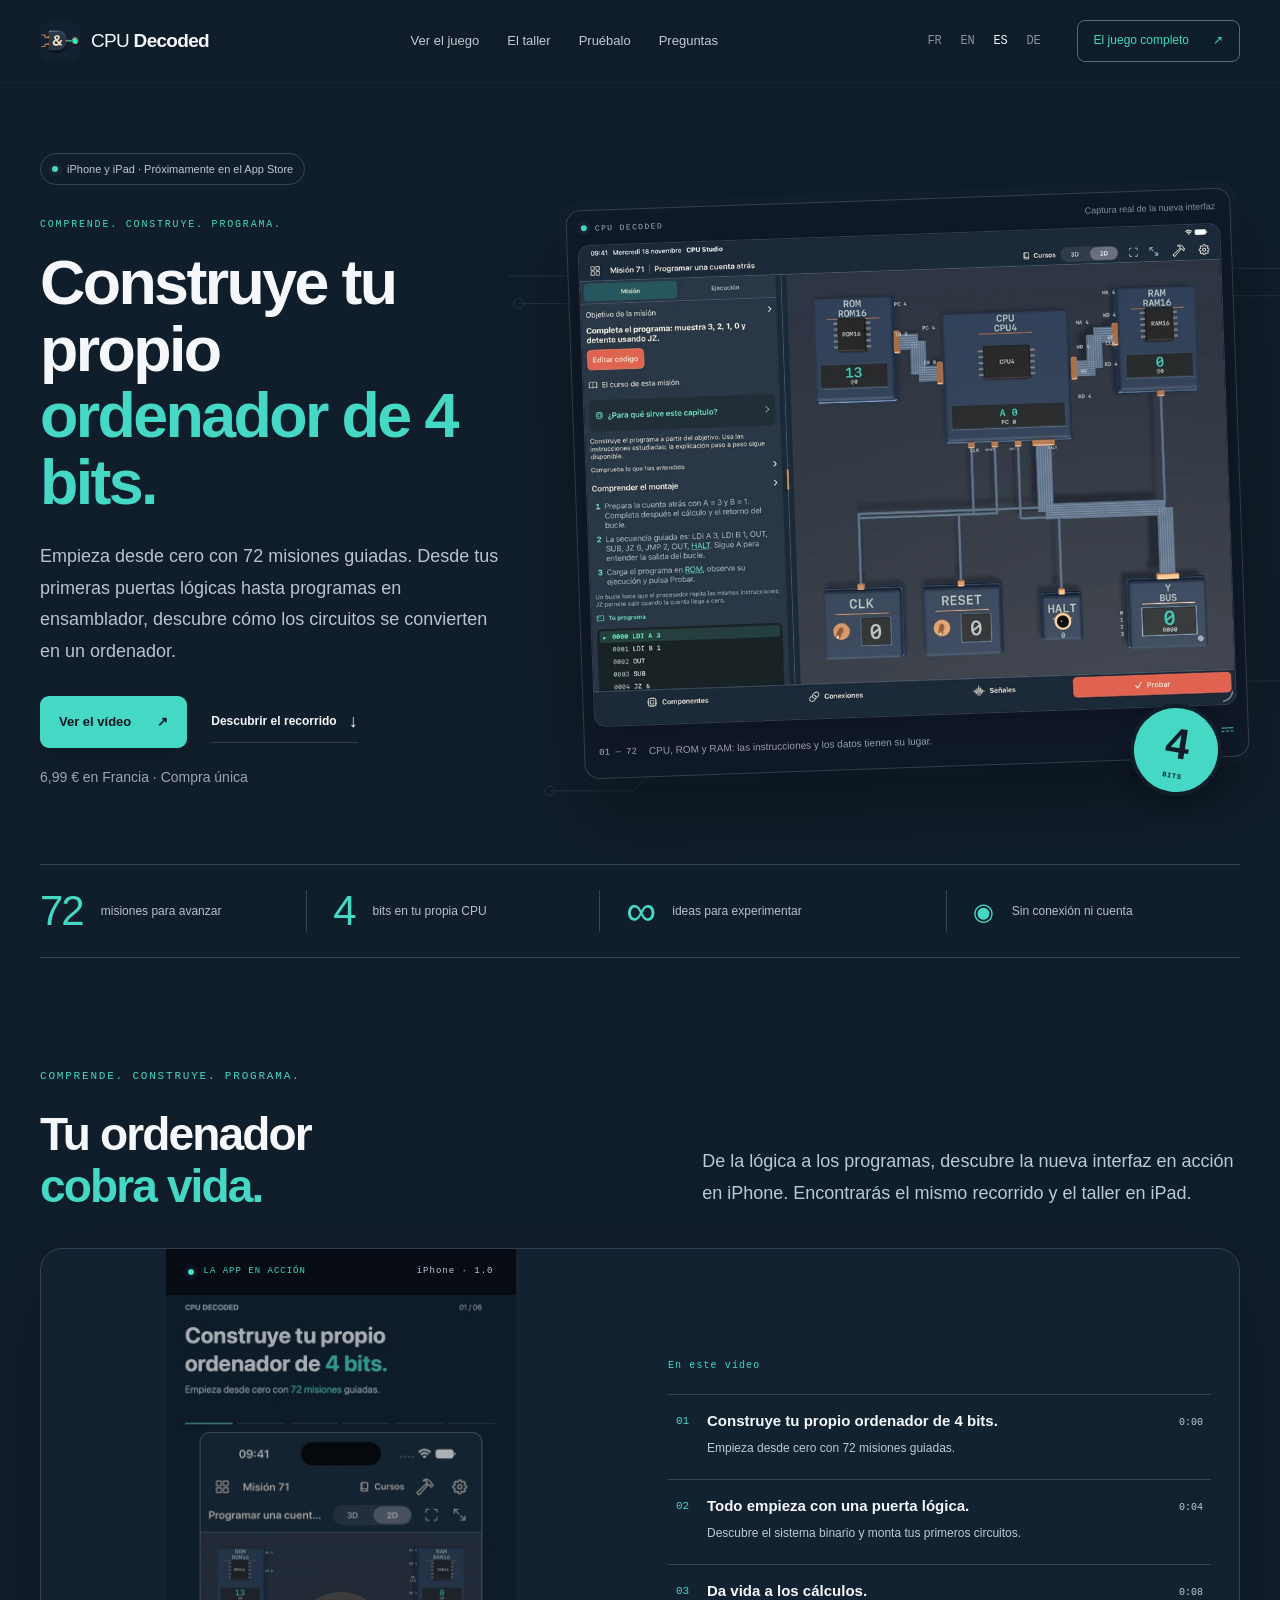
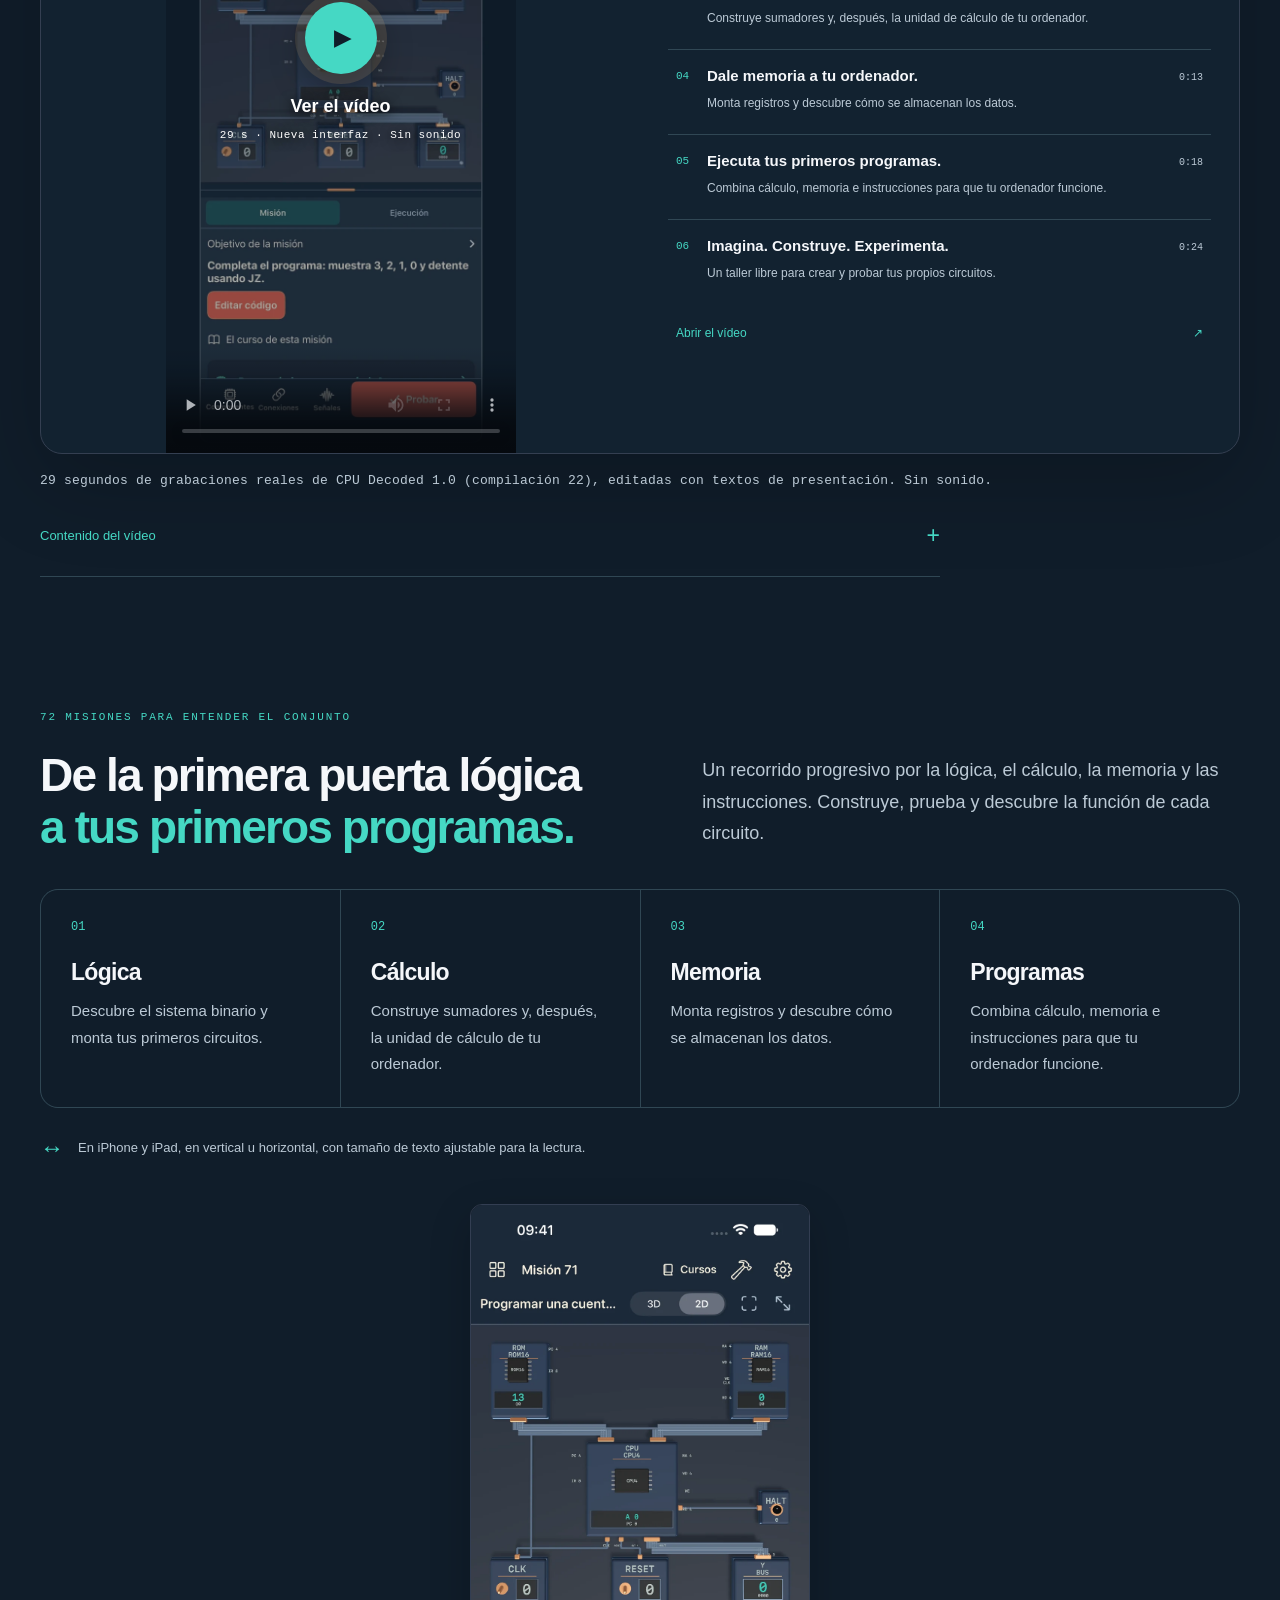
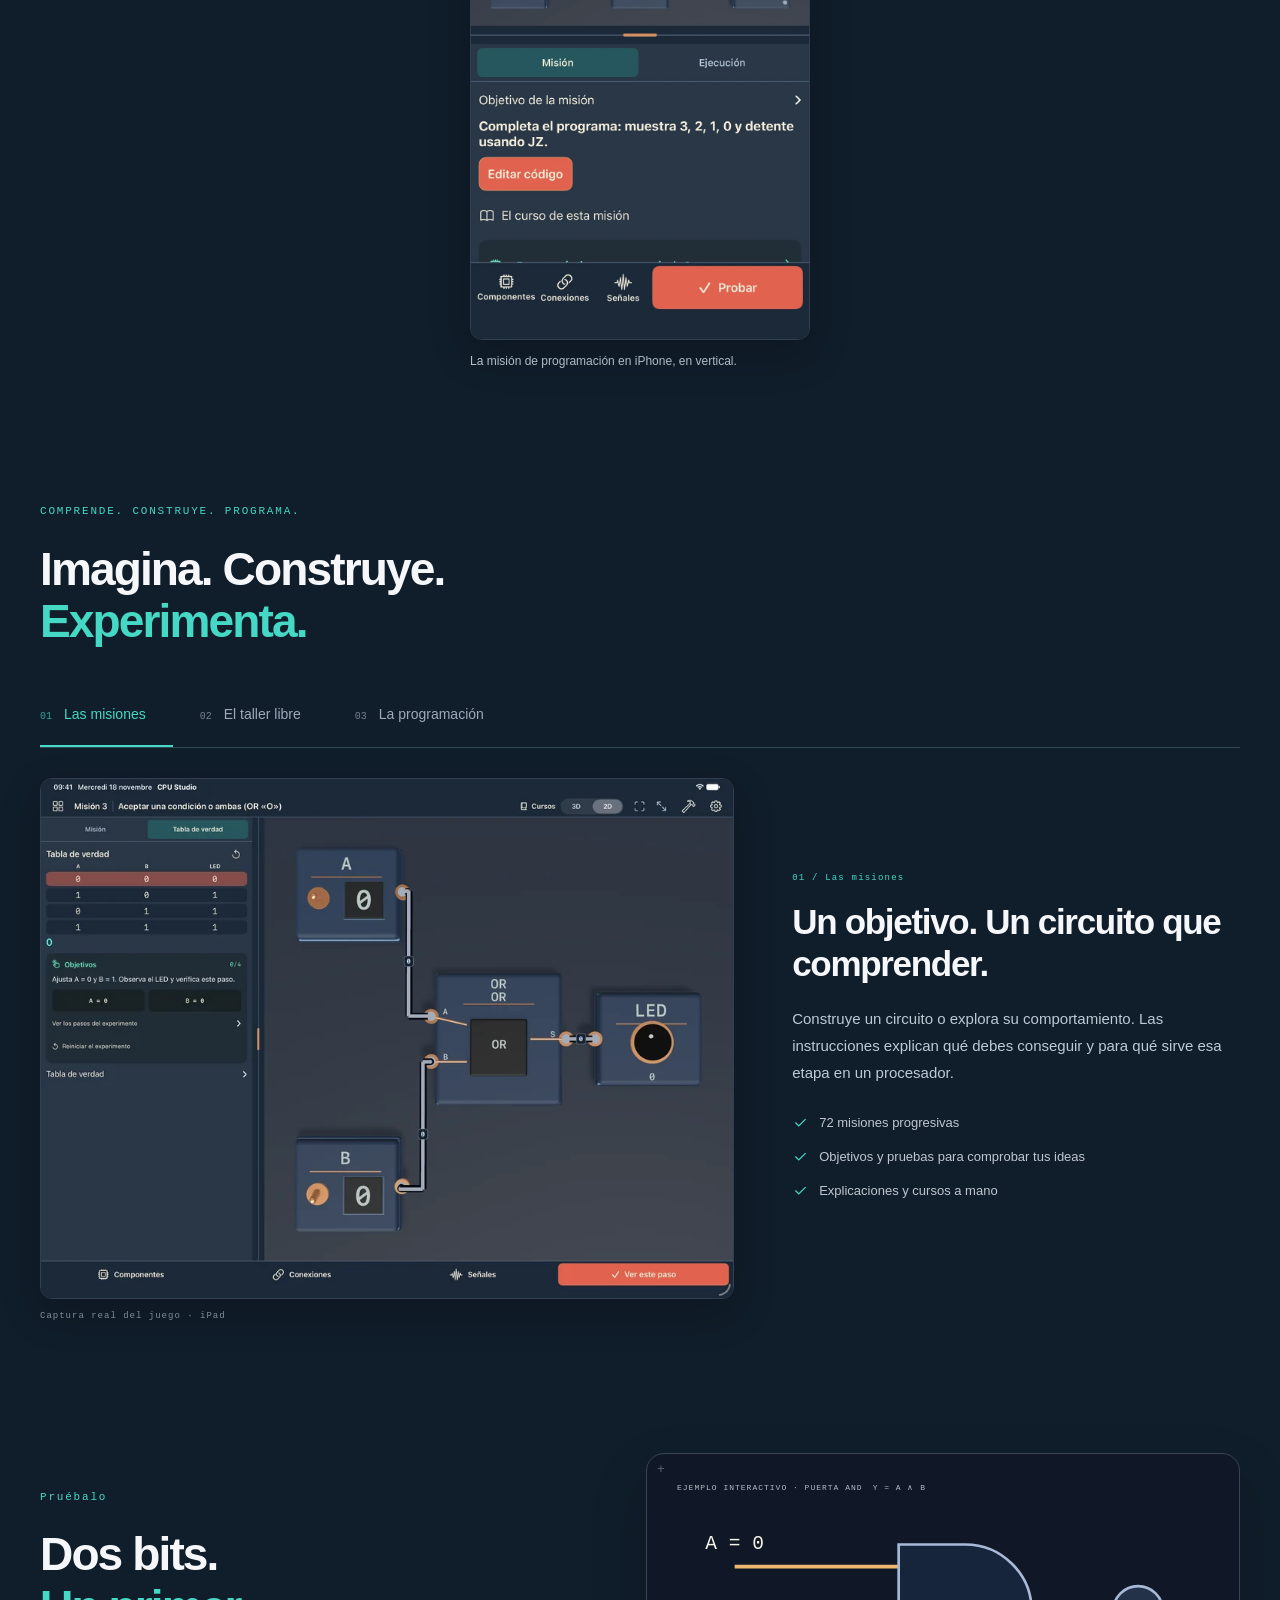
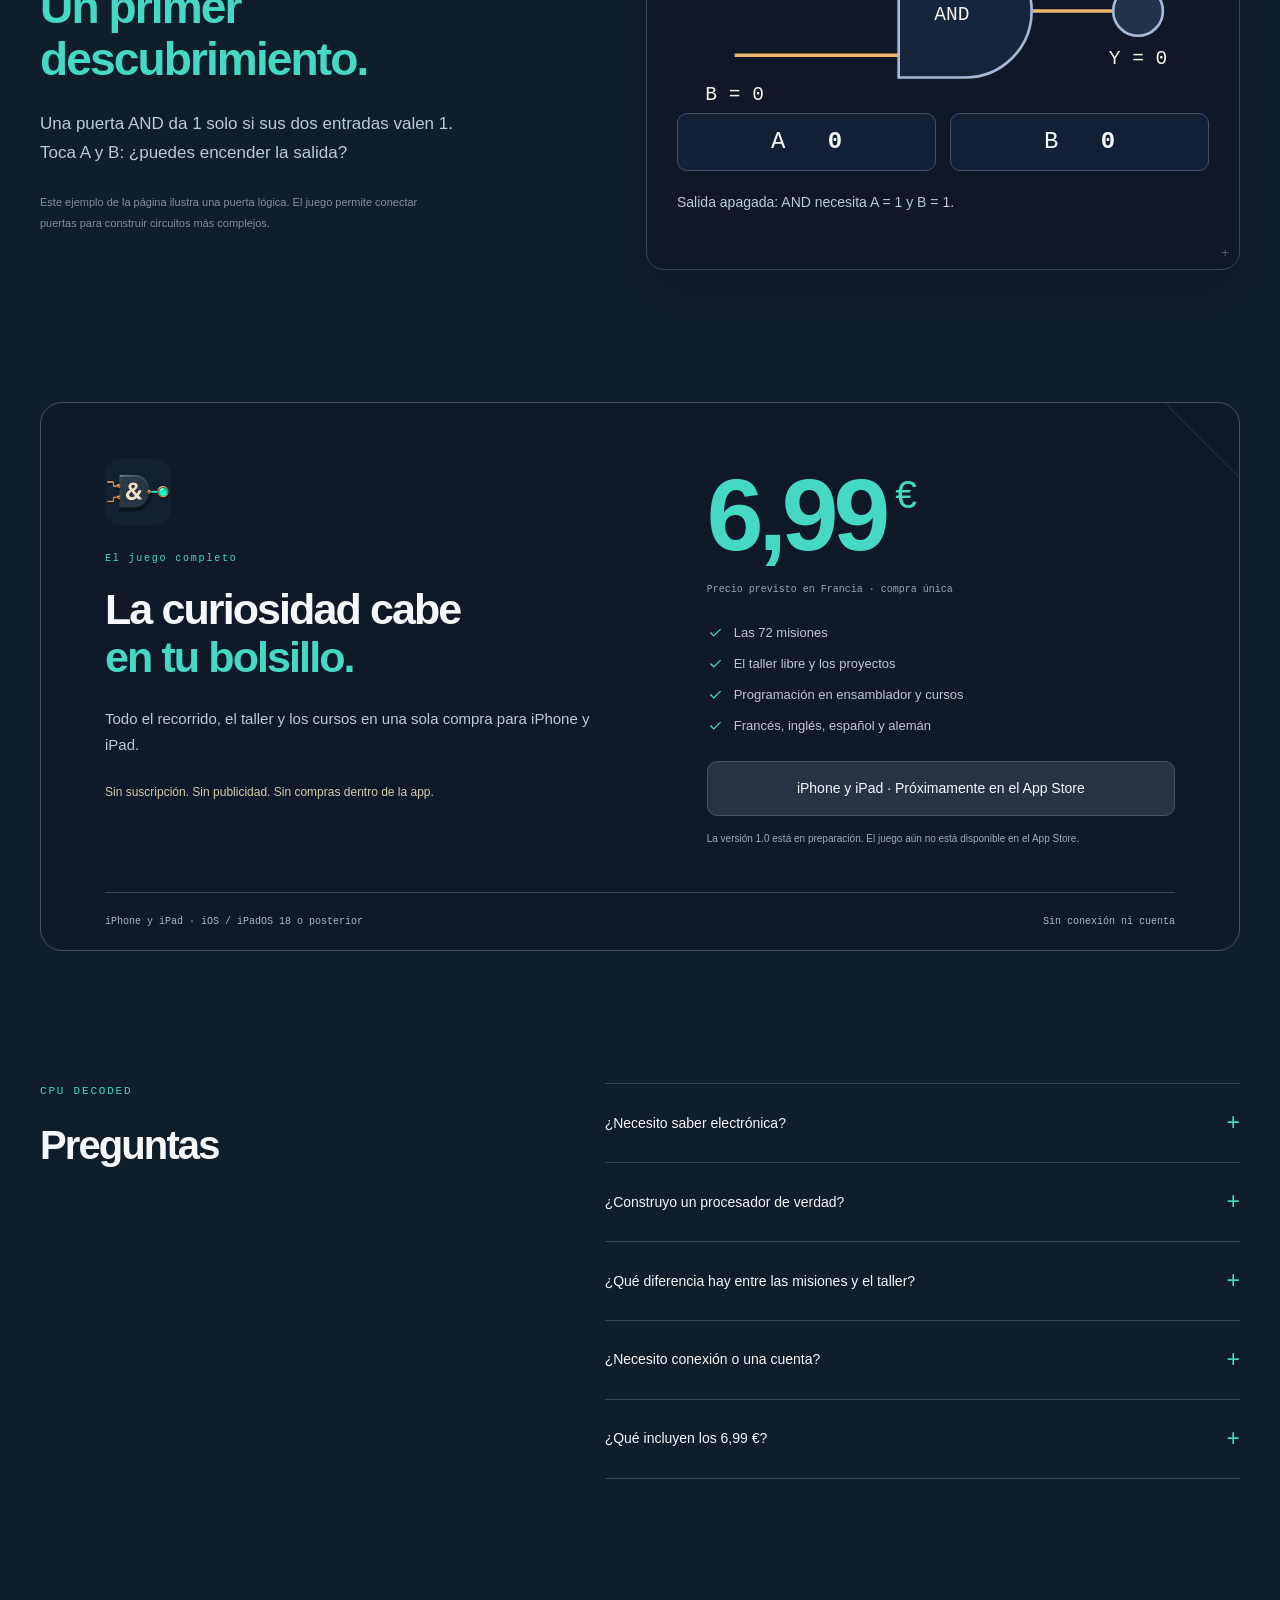
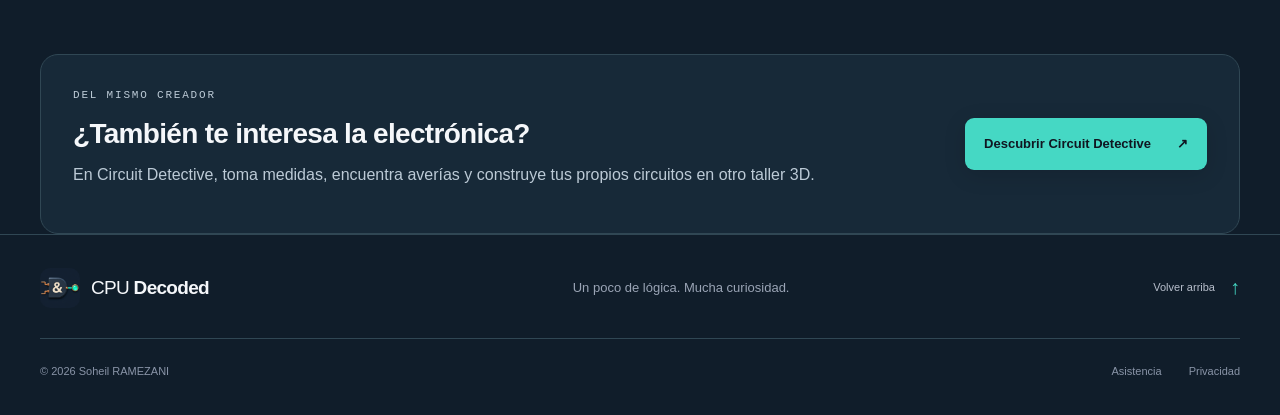
<file: es/index.html>
<!DOCTYPE html>
<html lang="es"><head><meta charset="utf-8"/><meta content="width=device-width, initial-scale=1" name="viewport"/><meta content="#101d2a" name="theme-color"/><title>CPU Decoded — Construye tu propio ordenador de 4 bits.</title><meta content="Empieza desde cero con 72 misiones guiadas. Desde tus primeras puertas lógicas hasta programas en ensamblador, descubre cómo los circuitos se convierten en un ordenador." name="description"/><link href="https://xerxex52.github.io/CPU-Decoded/es/" rel="canonical"/><link href="https://xerxex52.github.io/CPU-Decoded/" hreflang="fr" rel="alternate"/><link href="https://xerxex52.github.io/CPU-Decoded/en/" hreflang="en" rel="alternate"/><link href="https://xerxex52.github.io/CPU-Decoded/es/" hreflang="es" rel="alternate"/><link href="https://xerxex52.github.io/CPU-Decoded/de/" hreflang="de" rel="alternate"/><meta content="CPU Decoded — Construye tu propio ordenador de 4 bits." property="og:title"/><meta content="Empieza desde cero con 72 misiones guiadas. Desde tus primeras puertas lógicas hasta programas en ensamblador, descubre cómo los circuitos se convierten en un ordenador." property="og:description"/><meta content="website" property="og:type"/><meta content="https://xerxex52.github.io/CPU-Decoded/es/" property="og:url"/><meta content="https://xerxex52.github.io/CPU-Decoded/assets/build22/es-cpu-1600.webp" property="og:image"/><meta content="summary_large_image" name="twitter:card"/><link href="../assets/build22/favicon.png" rel="icon"/><link href="../style.css?v=22" rel="stylesheet"/><script defer="" src="../site.js?v=22"></script><link rel="apple-touch-icon" href="../assets/build22/apple-touch-icon.png" sizes="180x180"/></head>
<body id="top"><a class="skip" href="#main">Ir al contenido</a><noscript><style>.tab-bar,.film-chapters,.bit-buttons{display:none}.showcase-panel[hidden]{display:grid!important}.showcase-panel{margin-top:40px}</style></noscript>
<header class="site-header"><div class="nav-shell"><a class="brand" href="#top"><img alt="" height="40" src="../assets/build22/app-icon.webp" width="40"/><span>CPU <b>Decoded</b></span></a><nav aria-label="Navigation" id="navigation"><a href="#film">Ver el juego</a><a href="#atelier">El taller</a><a href="#defi">Pruébalo</a><a href="#faq">Preguntas</a></nav><div class="header-actions"><div aria-label="Languages" class="languages"><a href="../index.html" hreflang="fr" lang="fr">FR</a><a href="../en/index.html" hreflang="en" lang="en">EN</a><a aria-current="page" href="../es/index.html" hreflang="es" lang="es">ES</a><a href="../de/index.html" hreflang="de" lang="de">DE</a></div><a class="nav-cta" href="#inclus">El juego completo<span aria-hidden="true">↗</span></a><button aria-controls="navigation" aria-expanded="false" aria-label="Abrir menú" class="menu-toggle"><span></span><span></span></button></div></div></header>
<main id="main"><section class="hero section-shell"><div class="hero-copy"><div class="availability"><span></span>iPhone y iPad · Próximamente en el App Store</div><p class="eyebrow">COMPRENDE. CONSTRUYE. PROGRAMA.</p><h1>Construye tu propio<br/><em>ordenador de 4 bits.</em></h1><p class="lead">Empieza desde cero con 72 misiones guiadas. Desde tus primeras puertas lógicas hasta programas en ensamblador, descubre cómo los circuitos se convierten en un ordenador.</p><div class="hero-actions"><a class="button primary" href="#film">Ver el vídeo<span aria-hidden="true">↗</span></a><a class="text-link" href="#parcours">Descubrir el recorrido<span aria-hidden="true">↓</span></a></div><p class="price-note">6,99 € en Francia · Compra única</p></div><div class="hero-visual"><svg aria-hidden="true" class="hero-traces" fill="none" viewbox="0 0 800 720"><path d="M0 145h104l48-48h356l40 40h240M10 173h104l48-48h338l40 40h245M42 670h84l54-54h306l58-58h245"></path><circle cx="10" cy="173" r="5"></circle><circle cx="42" cy="670" r="5"></circle></svg><div class="device-mat"><div class="device-top"><span class="signal-dot"></span><span>CPU DECODED</span><span class="real-label">Captura real de la nueva interfaz</span></div><button aria-label="Ampliar captura" class="screenshot" data-caption="CPU, ROM y RAM: las instrucciones y los datos tienen su lugar." data-lightbox="../assets/build22/es-cpu-1600.webp" type="button"><img alt="CPU, ROM y RAM: las instrucciones y los datos tienen su lugar." decoding="async" fetchpriority="high" height="1200" loading="eager" sizes="(max-width:760px) calc(100vw - 40px), 760px" src="../assets/build22/es-cpu-1600.webp" srcset="../assets/build22/es-cpu-900.webp 900w, ../assets/build22/es-cpu-1600.webp 1600w" width="1600"/><span aria-hidden="true" class="zoom-mark">↗</span></button><div class="device-bottom"><span>01 — 72</span><p>CPU, ROM y RAM: las instrucciones y los datos tienen su lugar.</p><span aria-hidden="true">⎓</span></div></div><div aria-hidden="true" class="hero-stamp"><span>4</span><small>BITS</small></div></div></section>
<div class="section-shell"><div class="stat-strip"><div><strong>72</strong><span>misiones para avanzar</span></div><div><strong>4</strong><span>bits en tu propia CPU</span></div><div><strong>∞</strong><span>ideas para experimentar</span></div><div class="stat-promise"><span aria-hidden="true" class="tiny-icon">◉</span><span>Sin conexión ni cuenta</span></div></div></div>
<section class="film-section section-shell section-space" id="film"><div class="film-heading"><div><p class="eyebrow">COMPRENDE. CONSTRUYE. PROGRAMA.</p><h2>Tu ordenador<br/><em>cobra vida.</em></h2></div><p class="section-intro">De la lógica a los programas, descubre la nueva interfaz en acción en iPhone. Encontrarás el mismo recorrido y el taller en iPad.</p></div><div class="film-stage"><div class="film-screen"><div class="film-topline"><span><i aria-hidden="true" class="signal-dot"></i>LA APP EN ACCIÓN</span><span>iPhone · 1.0</span></div><div class="video-frame"><video aria-label="Ver el vídeo" controls="" height="1560" id="gameplay" playsinline="" poster="../assets/build22/es-poster.webp" preload="none" width="720"><source src="../assets/build22/es-preview.mp4" type="video/mp4"/><track default="" kind="captions" label="ES" src="../assets/build22/es-preview.vtt" srclang="es"/><p><a href="../assets/build22/es-preview.mp4">Abrir el vídeo</a></p></video><button aria-label="Ver el vídeo" class="film-play" hidden="" type="button"><span aria-hidden="true" class="play-disc">▶</span><span>Ver el vídeo<small>29 s · Nueva interfaz · Sin sonido</small></span></button></div></div><div class="film-chapters"><p class="eyebrow">En este vídeo</p><button class="film-chapter" data-seek="0" type="button"><span class="chapter-index">01</span><span><strong>Construye tu propio ordenador de 4 bits.</strong><span>Empieza desde cero con 72 misiones guiadas.</span></span><span class="chapter-time">0:00</span></button><button class="film-chapter" data-seek="4" type="button"><span class="chapter-index">02</span><span><strong>Todo empieza con una puerta lógica.</strong><span>Descubre el sistema binario y monta tus primeros circuitos.</span></span><span class="chapter-time">0:04</span></button><button class="film-chapter" data-seek="8" type="button"><span class="chapter-index">03</span><span><strong>Da vida a los cálculos.</strong><span>Construye sumadores y, después, la unidad de cálculo de tu ordenador.</span></span><span class="chapter-time">0:08</span></button><button class="film-chapter" data-seek="13" type="button"><span class="chapter-index">04</span><span><strong>Dale memoria a tu ordenador.</strong><span>Monta registros y descubre cómo se almacenan los datos.</span></span><span class="chapter-time">0:13</span></button><button class="film-chapter" data-seek="18" type="button"><span class="chapter-index">05</span><span><strong>Ejecuta tus primeros programas.</strong><span>Combina cálculo, memoria e instrucciones para que tu ordenador funcione.</span></span><span class="chapter-time">0:18</span></button><button class="film-chapter" data-seek="24" type="button"><span class="chapter-index">06</span><span><strong>Imagina. Construye. Experimenta.</strong><span>Un taller libre para crear y probar tus propios circuitos.</span></span><span class="chapter-time">0:24</span></button><a class="film-download" href="../assets/build22/es-preview.mp4">Abrir el vídeo<span aria-hidden="true">↗</span></a></div></div><p class="film-caption">29 segundos de grabaciones reales de CPU Decoded 1.0 (compilación 22), editadas con textos de presentación. Sin sonido.</p><details class="film-transcript"><summary>Contenido del vídeo<span aria-hidden="true">+</span></summary><div><p><strong>0:00 — Construye tu propio ordenador de 4 bits.</strong> Empieza desde cero con 72 misiones guiadas.</p><p><strong>0:04 — Todo empieza con una puerta lógica.</strong> Descubre el sistema binario y monta tus primeros circuitos.</p><p><strong>0:08 — Da vida a los cálculos.</strong> Construye sumadores y, después, la unidad de cálculo de tu ordenador.</p><p><strong>0:13 — Dale memoria a tu ordenador.</strong> Monta registros y descubre cómo se almacenan los datos.</p><p><strong>0:18 — Ejecuta tus primeros programas.</strong> Combina cálculo, memoria e instrucciones para que tu ordenador funcione.</p><p><strong>0:24 — Imagina. Construye. Experimenta.</strong> Un taller libre para crear y probar tus propios circuitos.</p></div></details></section>
<section class="first-steps section-shell section-space" id="parcours"><div class="film-heading"><div><p class="eyebrow">72 MISIONES PARA ENTENDER EL CONJUNTO</p><h2>De la primera puerta lógica<br/><em>a tus primeros programas.</em></h2></div><p class="section-intro">Un recorrido progresivo por la lógica, el cálculo, la memoria y las instrucciones. Construye, prueba y descubre la función de cada circuito.</p></div><div class="steps-grid"><article><span aria-hidden="true" class="step-number">01</span><h3>Lógica</h3><p>Descubre el sistema binario y monta tus primeros circuitos.</p></article><article><span aria-hidden="true" class="step-number">02</span><h3>Cálculo</h3><p>Construye sumadores y, después, la unidad de cálculo de tu ordenador.</p></article><article><span aria-hidden="true" class="step-number">03</span><h3>Memoria</h3><p>Monta registros y descubre cómo se almacenan los datos.</p></article><article><span aria-hidden="true" class="step-number">04</span><h3>Programas</h3><p>Combina cálculo, memoria e instrucciones para que tu ordenador funcione.</p></article></div><p class="device-tip"><span aria-hidden="true">↔</span>En iPhone y iPad, en vertical u horizontal, con tamaño de texto ajustable para la lectura.</p><figure class="phone-preview"><button aria-label="Ampliar captura" class="screenshot" data-caption="La misión de programación en iPhone, en vertical." data-lightbox="../assets/build22/es-iphone-cpu-1600.webp" type="button"><img alt="La misión de programación en iPhone, en vertical." decoding="async" height="3476" loading="lazy" sizes="(max-width:760px) calc(100vw - 40px), 760px" src="../assets/build22/es-iphone-cpu-1600.webp" srcset="../assets/build22/es-iphone-cpu-900.webp 900w, ../assets/build22/es-iphone-cpu-1600.webp 1600w" width="1600"/><span aria-hidden="true" class="zoom-mark">↗</span></button><figcaption>La misión de programación en iPhone, en vertical.</figcaption></figure></section>
<section class="experience section-shell section-space" id="atelier"><div class="section-heading"><p class="eyebrow">COMPRENDE. CONSTRUYE. PROGRAMA.</p><h2>Imagina. Construye.<br/><em>Experimenta.</em></h2></div><div class="showcase"><div aria-label="CPU Decoded" class="tab-bar" role="tablist"><button aria-controls="panel-0" aria-selected="true" data-tab="0" id="tab-0" role="tab" tabindex="0"><span class="tab-number">01</span>Las misiones</button><button aria-controls="panel-1" aria-selected="false" data-tab="1" id="tab-1" role="tab" tabindex="-1"><span class="tab-number">02</span>El taller libre</button><button aria-controls="panel-2" aria-selected="false" data-tab="2" id="tab-2" role="tab" tabindex="-1"><span class="tab-number">03</span>La programación</button></div><div aria-labelledby="tab-0" class="showcase-panel" id="panel-0" role="tabpanel" tabindex="0"><div class="panel-photo"><button aria-label="Ampliar captura" class="screenshot" data-caption="Conecta tus primeros circuitos" data-lightbox="../assets/build22/es-logic-1600.webp" type="button"><img alt="Conecta tus primeros circuitos" decoding="async" height="1200" loading="lazy" sizes="(max-width:760px) calc(100vw - 40px), 760px" src="../assets/build22/es-logic-1600.webp" srcset="../assets/build22/es-logic-900.webp 900w, ../assets/build22/es-logic-1600.webp 1600w" width="1600"/><span aria-hidden="true" class="zoom-mark">↗</span></button><span class="photo-meta">Captura real del juego · iPad</span></div><div class="panel-copy"><p class="eyebrow">01 / Las misiones</p><h3>Un objetivo. Un circuito que comprender.</h3><p>Construye un circuito o explora su comportamiento. Las instrucciones explican qué debes conseguir y para qué sirve esa etapa en un procesador.</p><ul class="check-list"><li><svg aria-hidden="true" viewbox="0 0 20 20"><path d="m4 10 4 4 8-8"></path></svg><span>72 misiones progresivas</span></li><li><svg aria-hidden="true" viewbox="0 0 20 20"><path d="m4 10 4 4 8-8"></path></svg><span>Objetivos y pruebas para comprobar tus ideas</span></li><li><svg aria-hidden="true" viewbox="0 0 20 20"><path d="m4 10 4 4 8-8"></path></svg><span>Explicaciones y cursos a mano</span></li></ul></div></div><div aria-labelledby="tab-1" class="showcase-panel" hidden="" id="panel-1" role="tabpanel" tabindex="0"><div class="panel-photo"><button aria-label="Ampliar captura" class="screenshot" data-caption="Explora tu taller" data-lightbox="../assets/build22/es-workshop-1600.webp" type="button"><img alt="Explora tu taller" decoding="async" height="1200" loading="lazy" sizes="(max-width:760px) calc(100vw - 40px), 760px" src="../assets/build22/es-workshop-1600.webp" srcset="../assets/build22/es-workshop-900.webp 900w, ../assets/build22/es-workshop-1600.webp 1600w" width="1600"/><span aria-hidden="true" class="zoom-mark">↗</span></button><span class="photo-meta">Captura real del juego · iPad</span></div><div class="panel-copy"><p class="eyebrow">02 / El taller libre</p><h3>Tu mesa. Tus ideas.</h3><p>Un taller libre para crear y probar tus propios circuitos. Elige módulos, conéctalos y guarda tus proyectos. Dispones de siete ejemplos desde el principio, incluidos un ordenador que cuenta hacia atrás y un programa que utiliza la RAM.</p><ul class="check-list"><li><svg aria-hidden="true" viewbox="0 0 20 20"><path d="m4 10 4 4 8-8"></path></svg><span>Tarjetas que puedes colocar, mover y quitar</span></li><li><svg aria-hidden="true" viewbox="0 0 20 20"><path d="m4 10 4 4 8-8"></path></svg><span>Ejemplos para empezar y avanzar</span></li><li><svg aria-hidden="true" viewbox="0 0 20 20"><path d="m4 10 4 4 8-8"></path></svg><span>Tus propios circuitos y proyectos guardados</span></li></ul></div></div><div aria-labelledby="tab-2" class="showcase-panel" hidden="" id="panel-2" role="tabpanel" tabindex="0"><div class="panel-photo"><button aria-label="Ampliar captura" class="screenshot" data-caption="Escribe y sigue tu programa" data-lightbox="../assets/build22/es-program-1600.webp" type="button"><img alt="Escribe y sigue tu programa" decoding="async" height="1200" loading="lazy" sizes="(max-width:760px) calc(100vw - 40px), 760px" src="../assets/build22/es-program-1600.webp" srcset="../assets/build22/es-program-900.webp 900w, ../assets/build22/es-program-1600.webp 1600w" width="1600"/><span aria-hidden="true" class="zoom-mark">↗</span></button><span class="photo-meta">Captura real del juego · iPad</span></div><div class="panel-copy"><p class="eyebrow">03 / La programación</p><h3>Tu código se convierte en una acción.</h3><p>Escribe en ensamblador y carga el programa en la ROM. Sigue su ejecución: el contador de programa elige la instrucción, la CPU trabaja y la RAM guarda los datos.</p><ul class="check-list"><li><svg aria-hidden="true" viewbox="0 0 20 20"><path d="m4 10 4 4 8-8"></path></svg><span>Un editor y la lista de instrucciones</span></li><li><svg aria-hidden="true" viewbox="0 0 20 20"><path d="m4 10 4 4 8-8"></path></svg><span>Montaje preparado en las misiones de programación</span></li><li><svg aria-hidden="true" viewbox="0 0 20 20"><path d="m4 10 4 4 8-8"></path></svg><span>Ejecución paso a paso o con reloj automático</span></li></ul></div></div></div></section>
<section class="demo-section section-shell section-space" id="defi"><div class="demo-copy"><p class="eyebrow">Pruébalo</p><h2>Dos bits.<br/><em>Un primer descubrimiento.</em></h2><p class="section-intro">Una puerta AND da 1 solo si sus dos entradas valen 1. Toca A y B: ¿puedes encender la salida?</p><p class="demo-note">Este ejemplo de la página ilustra una puerta lógica. El juego permite conectar puertas para construir circuitos más complejos.</p></div><div class="demo-card logic-demo"><div class="demo-card-top"><span>EJEMPLO INTERACTIVO · PUERTA AND</span><span>Y = A ∧ B</span></div><svg aria-label="AND" role="img" viewbox="0 0 600 230"><path class="logic-trace" d="M65 65H250M65 165H250M400 115H510"></path><path class="gate-body" d="M250 40h75a75 75 0 0 1 0 150h-75z"></path><text text-anchor="middle" x="310" y="125">AND</text><text id="bit-a" text-anchor="middle" x="65" y="45">A = 0</text><text id="bit-b" text-anchor="middle" x="65" y="215">B = 0</text><circle cx="520" cy="115" id="demo-led" r="28"></circle><text id="bit-y" text-anchor="middle" x="520" y="175">Y = 0</text></svg><div class="bit-buttons"><button aria-label="Cambiar el bit A" aria-pressed="false" data-bit="a" type="button">A <strong>0</strong></button><button aria-label="Cambiar el bit B" aria-pressed="false" data-bit="b" type="button">B <strong>0</strong></button></div><p aria-atomic="true" aria-live="polite" class="logic-feedback">Salida apagada: AND necesita A = 1 y B = 1.</p></div></section>
<section class="purchase-section section-shell section-space" id="inclus"><div class="purchase-inner"><div class="purchase-copy"><img alt="" height="66" loading="lazy" src="../assets/build22/app-icon.webp" width="66"/><p class="eyebrow">El juego completo</p><h2>La curiosidad cabe<br/><em>en tu bolsillo.</em></h2><p class="section-intro">Todo el recorrido, el taller y los cursos en una sola compra para iPhone y iPad.</p><p class="purchase-promise">Sin suscripción. Sin publicidad. Sin compras dentro de la app.</p></div><div class="purchase-offer"><div class="price"><span>6,99</span><sup>€</sup></div><p class="price-detail">Precio previsto en Francia · compra única</p><ul class="check-list"><li><svg aria-hidden="true" viewbox="0 0 20 20"><path d="m4 10 4 4 8-8"></path></svg><span>Las 72 misiones</span></li><li><svg aria-hidden="true" viewbox="0 0 20 20"><path d="m4 10 4 4 8-8"></path></svg><span>El taller libre y los proyectos</span></li><li><svg aria-hidden="true" viewbox="0 0 20 20"><path d="m4 10 4 4 8-8"></path></svg><span>Programación en ensamblador y cursos</span></li><li><svg aria-hidden="true" viewbox="0 0 20 20"><path d="m4 10 4 4 8-8"></path></svg><span>Francés, inglés, español y alemán</span></li></ul><p class="coming-soon">iPhone y iPad · Próximamente en el App Store</p><p class="release-note">La versión 1.0 está en preparación. El juego aún no está disponible en el App Store.</p></div><div class="compatibility"><span>iPhone y iPad · iOS / iPadOS 18 o posterior</span><span>Sin conexión ni cuenta</span></div></div></section>
<section class="faq-section section-shell section-space" id="faq"><div><p class="eyebrow">CPU DECODED</p><h2>Preguntas</h2></div><div class="faq-list"><details><summary>¿Necesito saber electrónica?<span aria-hidden="true">+</span></summary><p>No. Empiezas con bits y puertas lógicas. Las misiones introducen poco a poco los cálculos, registros, memoria e instrucciones. Los cursos permiten repasar un concepto.</p></details><details><summary>¿Construyo un procesador de verdad?<span aria-hidden="true">+</span></summary><p>Montas y exploras los componentes de un procesador educativo de 4 bits y después programas la CPU del juego. La ROM y la RAM se muestran por separado. Es una simulación para comprender los principios, no un kit de hardware.</p></details><details><summary>¿Qué diferencia hay entre las misiones y el taller?<span aria-hidden="true">+</span></summary><p>Las misiones ofrecen un objetivo y pruebas. El taller permite elegir módulos, crear circuitos y guardar proyectos.</p></details><details><summary>¿Necesito conexión o una cuenta?<span aria-hidden="true">+</span></summary><p>Después de descargarlo, el juego funciona sin conexión ni cuenta. No necesitas material adicional. El progreso y los proyectos se guardan localmente, sin sincronización entre dispositivos.</p></details><details><summary>¿Qué incluyen los 6,99 €?<span aria-hidden="true">+</span></summary><p>Todas las misiones, el taller, los cursos y la programación. Los 6,99 € son el precio previsto en Francia; los precios de otros países aparecerán en el App Store.</p></details></div></section><section class="related-app section-shell"><div><p class="eyebrow">DEL MISMO CREADOR</p><h3>¿También te interesa la electrónica?</h3><p>En Circuit Detective, toma medidas, encuentra averías y construye tus propios circuitos en otro taller 3D.</p></div><a class="button primary" href="https://xerxex52.github.io/Circuit-Detective/">Descubrir Circuit Detective<span aria-hidden="true">↗</span></a></section></main>
<footer class="section-shell"><div class="footer-top"><a class="brand" href="#top"><img alt="" height="40" src="../assets/build22/app-icon.webp" width="40"/><span>CPU <b>Decoded</b></span></a><p>Un poco de lógica. Mucha curiosidad.</p><a class="back-top" href="#top">Volver arriba<span aria-hidden="true">↑</span></a></div><div class="footer-bottom"><span>© 2026 Soheil RAMEZANI</span><div><a href="../support.html#es">Asistencia</a><a href="../privacy.html#es">Privacidad</a></div></div></footer><noscript><main class="document-shell"><section id="fr" lang="fr"><h2>Politique de confidentialité</h2><small>Mise à jour : 10 octobre 2026 · Version 1.0</small>
<p>CPU Decoded est une application éducative pour comprendre et construire des circuits numériques et un processeur. Le jeu fonctionne hors ligne, sans compte, publicité ni outil d’analyse d’utilisation.</p>
<h3>Données de l’application</h3><p>Le développeur ne collecte aucune donnée personnelle par l’intermédiaire de l’application. Vos circuits, programmes assembleur, noms de projets, progression et réglages sont enregistrés localement pour retrouver votre travail. L’application ne les transmet pas au développeur ni à des tiers.</p>
<h3>Vos données restent sous votre contrôle</h3><p>Vous pouvez supprimer vos projets dans Atelier → Projets. Supprimer l’application retire ses données locales de l’appareil. Les éventuelles sauvegardes réalisées par iOS ou iPadOS dépendent de vos réglages Apple et se gèrent séparément ; CPU Decoded n’exploite pas de service de synchronisation.</p>
<h3>Cette page et contact</h3><p>Cette page est hébergée sur GitHub Pages. Sa consultation et les messages envoyés via GitHub sont soumis à la <a href="https://docs.github.com/en/site-policy/privacy-policies/github-general-privacy-statement">politique de confidentialité de GitHub</a>. Pour une question : <a href="https://github.com/Xerxex52/CPU-Decoded/issues">contacter le développeur</a>. Ne publiez pas de données personnelles dans un signalement public.</p></section><section id="en" lang="en"><h2>Privacy policy</h2><small>Updated: October 10, 2026 · Version 1.0</small>
<p>CPU Decoded is an educational app for understanding and building digital circuits and a processor. The game works offline, without accounts, advertising or usage analytics.</p>
<h3>App data</h3><p>The developer does not collect personal data through the app. Your circuits, assembly programs, project names, progress and settings are saved locally so you can continue your work. The app does not send them to the developer or third parties.</p>
<h3>You control your data</h3><p>You can delete projects in Workshop → Projects. Deleting the app removes its local data from the device. Any backups made by iOS or iPadOS depend on your Apple settings and are managed separately; CPU Decoded does not operate a synchronization service.</p>
<h3>This page and contact</h3><p>This page is hosted on GitHub Pages. Viewing it and sending messages through GitHub are subject to <a href="https://docs.github.com/en/site-policy/privacy-policies/github-general-privacy-statement">GitHub’s privacy statement</a>. For questions, <a href="https://github.com/Xerxex52/CPU-Decoded/issues">contact the developer</a>. Do not include personal data in a public report.</p></section><section id="es" lang="es"><h2>Política de privacidad</h2><small>Actualización: 10 de octubre de 2026 · Versión 1.0</small>
<p>CPU Decoded es una aplicación educativa para comprender y construir circuitos digitales y un procesador. El juego funciona sin conexión, sin cuentas, publicidad ni herramientas de análisis de uso.</p>
<h3>Datos de la aplicación</h3><p>El desarrollador no recopila datos personales a través de la aplicación. Tus circuitos, programas en ensamblador, nombres de proyectos, progreso y ajustes se guardan localmente para que puedas continuar tu trabajo. La aplicación no los envía al desarrollador ni a terceros.</p>
<h3>Tú controlas tus datos</h3><p>Puedes eliminar proyectos en Taller → Proyectos. Al eliminar la aplicación, se borran sus datos locales del dispositivo. Las posibles copias de seguridad de iOS o iPadOS dependen de tus ajustes de Apple y se gestionan por separado; CPU Decoded no ofrece un servicio de sincronización.</p>
<h3>Esta página y contacto</h3><p>Esta página está alojada en GitHub Pages. Su consulta y los mensajes enviados a través de GitHub están sujetos a la <a href="https://docs.github.com/en/site-policy/privacy-policies/github-general-privacy-statement">política de privacidad de GitHub</a>. Si tienes alguna pregunta, <a href="https://github.com/Xerxex52/CPU-Decoded/issues">contacta con el desarrollador</a>. No incluyas datos personales en un informe público.</p></section><section id="de" lang="de"><h2>Datenschutzerklärung</h2><small>Stand: 10. Oktober 2026 · Version 1.0</small>
<p>CPU Decoded ist eine Lern-App zum Verstehen und Aufbauen digitaler Schaltungen und eines Prozessors. Das Spiel funktioniert offline, ohne Benutzerkonto, Werbung oder Nutzungsanalyse.</p>
<h3>Daten der App</h3><p>Der Entwickler erhebt über die App keine personenbezogenen Daten. Deine Schaltungen, Assemblerprogramme, Projektnamen, Fortschritte und Einstellungen werden lokal gespeichert, damit du deine Arbeit fortsetzen kannst. Die App übermittelt diese Daten weder an den Entwickler noch an Dritte.</p>
<h3>Du bestimmst über deine Daten</h3><p>Du kannst Projekte unter Werkstatt → Projekte löschen. Wenn du die App löschst, werden ihre lokalen Daten vom Gerät entfernt. Mögliche Sicherungen durch iOS oder iPadOS hängen von deinen Apple-Einstellungen ab und werden getrennt verwaltet; CPU Decoded betreibt keinen Synchronisierungsdienst.</p>
<h3>Diese Seite und Kontakt</h3><p>Diese Seite wird auf GitHub Pages gehostet. Für ihren Aufruf und für Nachrichten über GitHub gilt die <a href="https://docs.github.com/en/site-policy/privacy-policies/github-general-privacy-statement">Datenschutzerklärung von GitHub</a>. Bei Fragen kannst du <a href="https://github.com/Xerxex52/CPU-Decoded/issues">den Entwickler kontaktieren</a>. Veröffentliche keine personenbezogenen Daten in einer öffentlichen Meldung.</p></section></main></noscript>
<dialog aria-label="Ampliar captura" id="lightbox"><button aria-label="Cerrar" autofocus="" class="lightbox-close">×</button><figure><img alt=""/><figcaption></figcaption></figure></dialog><script id="page-copy" type="application/json">{"lang": "es", "miniResult": ["Salida apagada: AND necesita A = 1 y B = 1.", "Salida encendida: las dos entradas valen 1."]}</script></body></html>
</file>
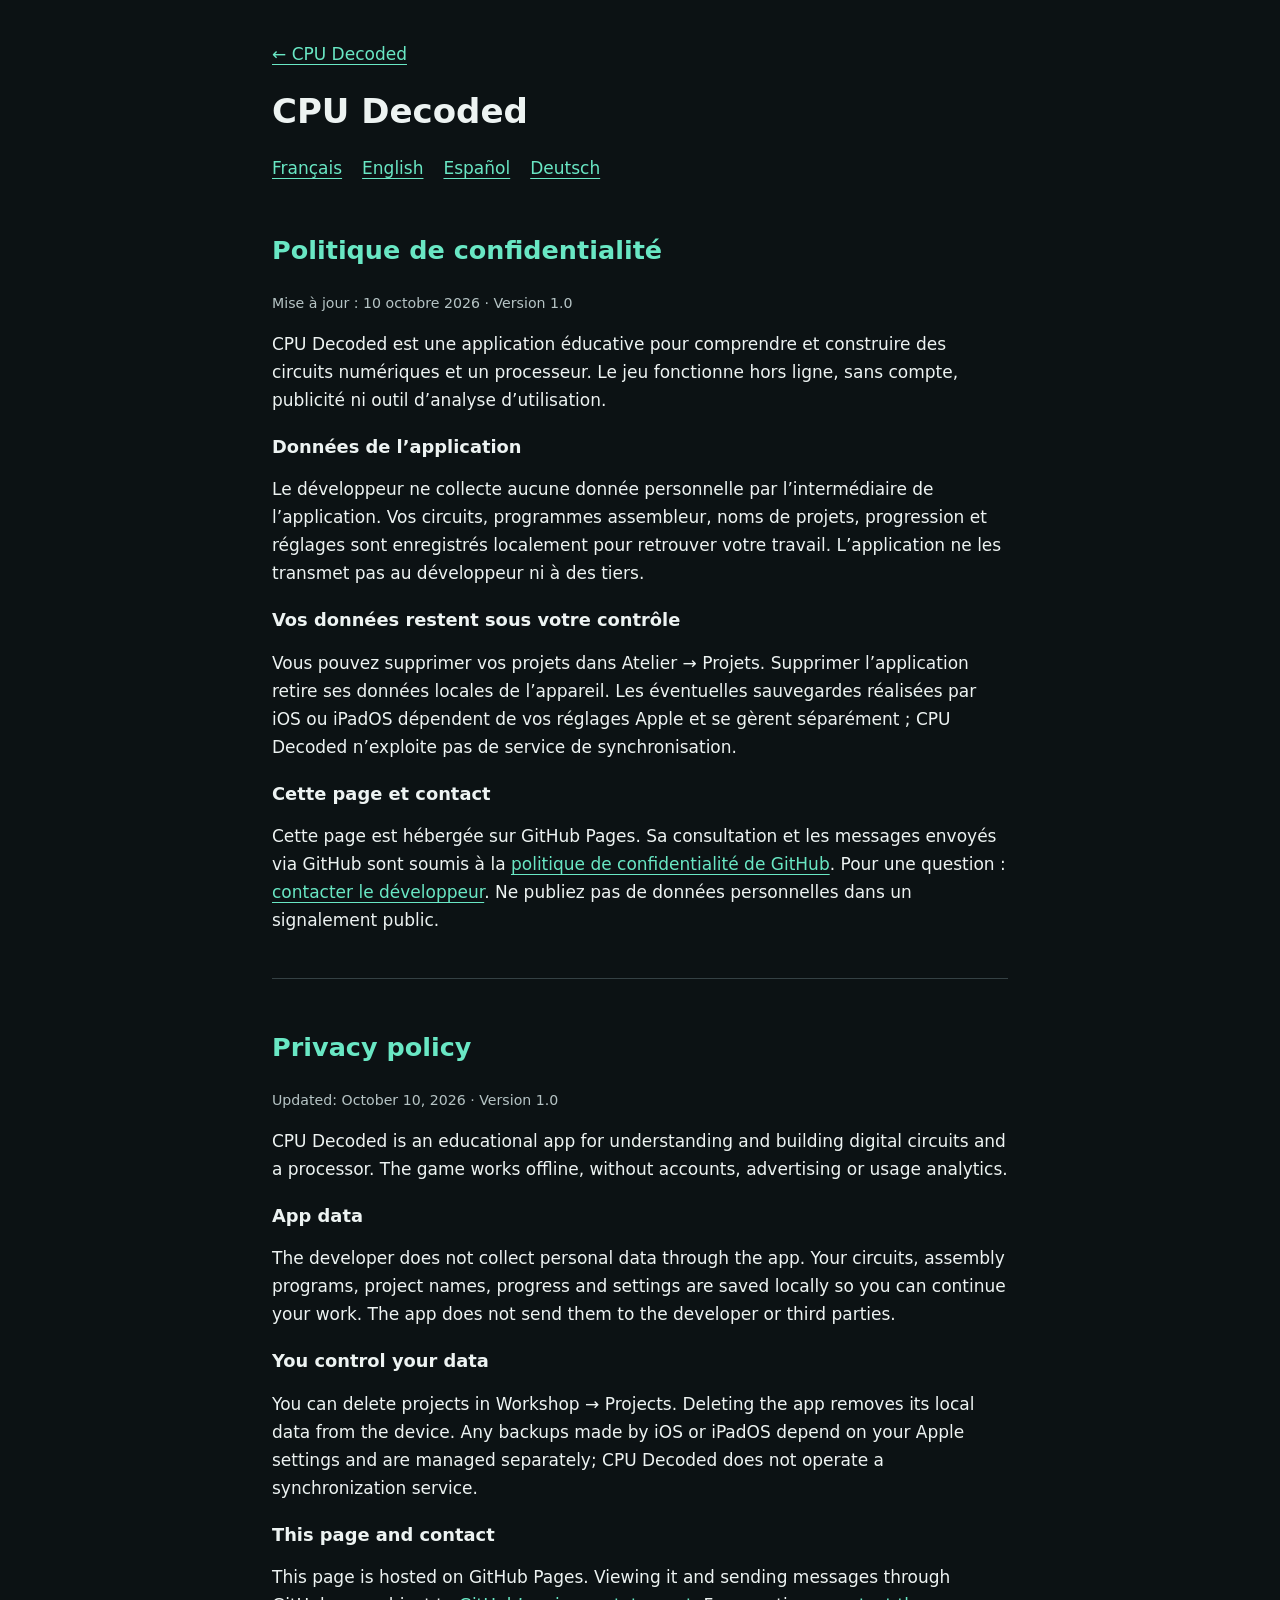
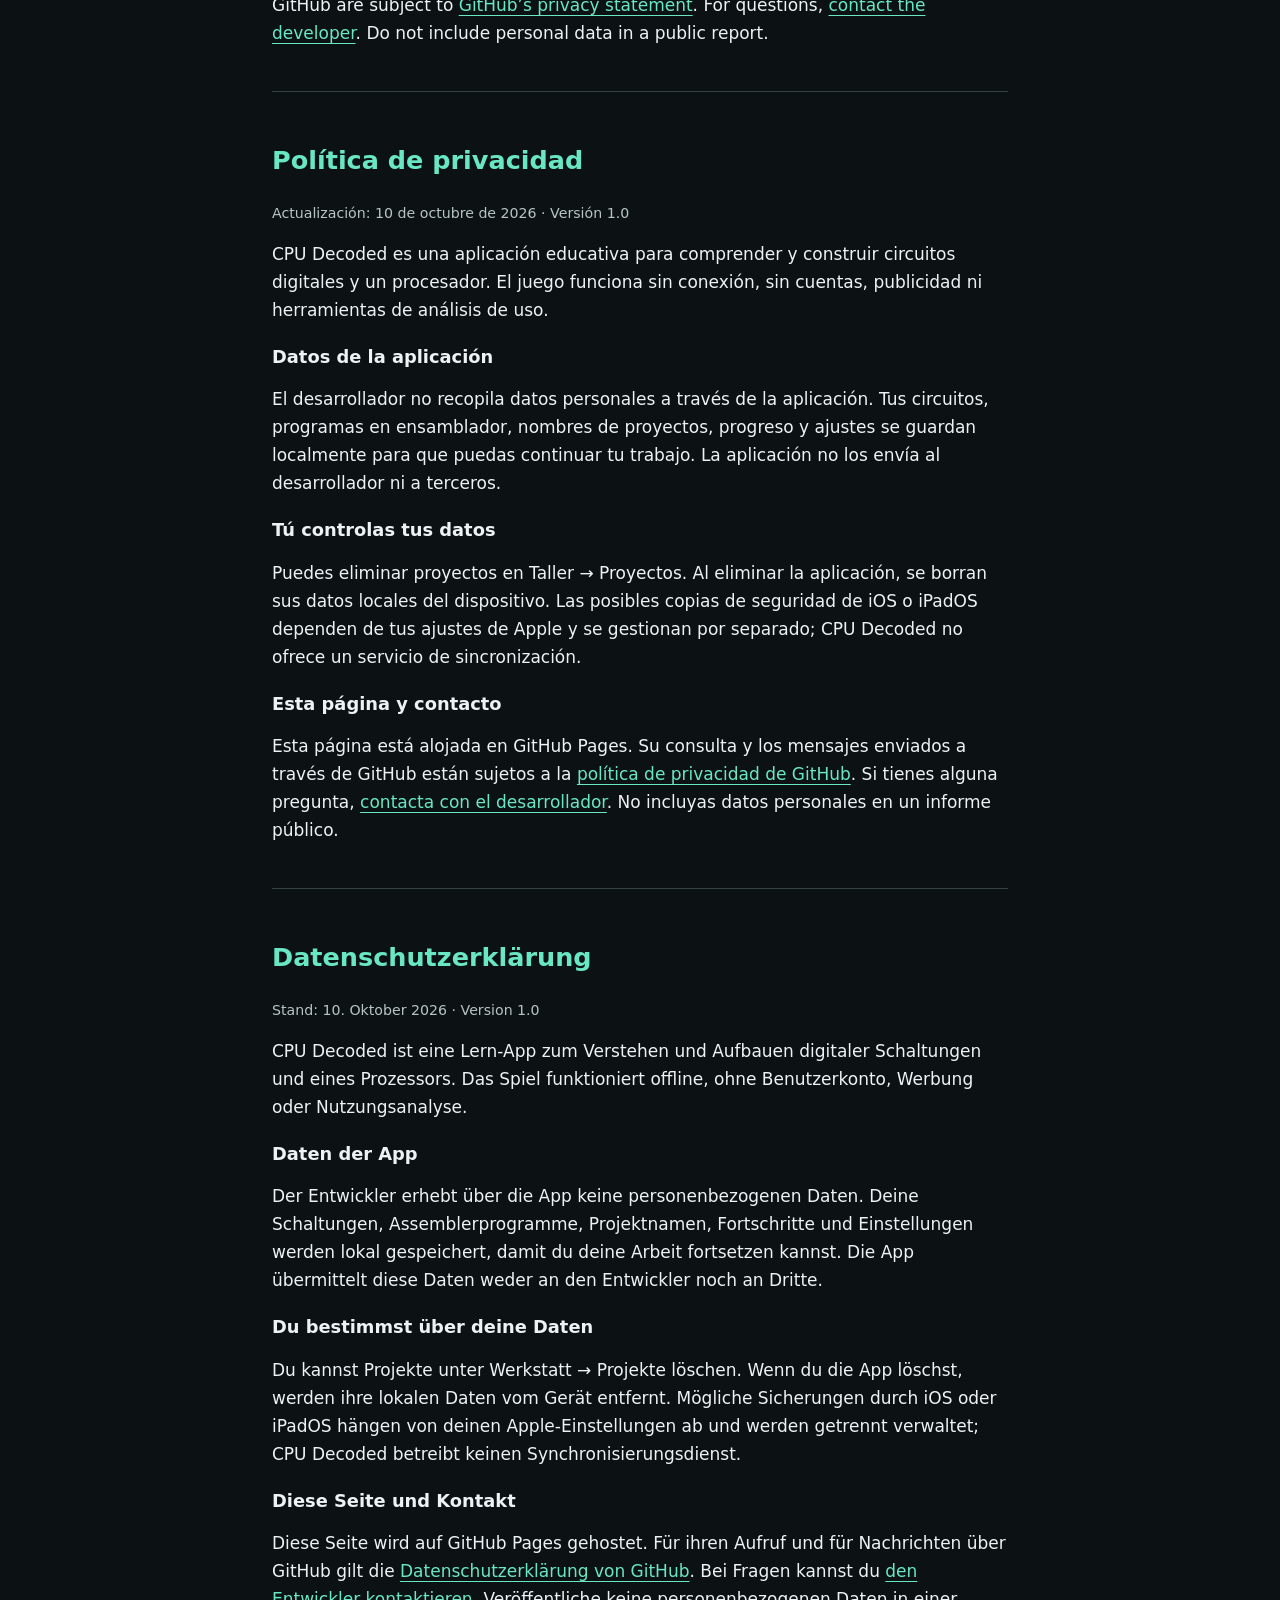
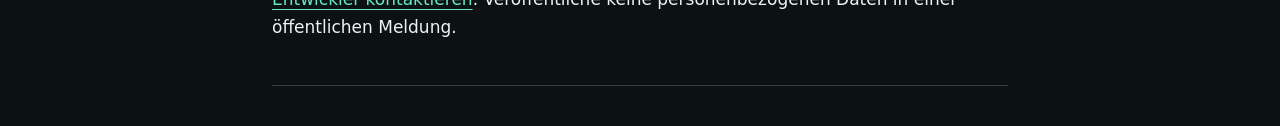
<file: privacy.html>
<!doctype html>
<html lang="fr">
<head>
<meta charset="utf-8">
<meta name="viewport" content="width=device-width, initial-scale=1">
<title>CPU Decoded — Confidentialité · Privacy</title>
<style>
:root{color-scheme:dark}*{box-sizing:border-box}body{margin:0;background:#0c1214;color:#edf3f2;font:17px/1.65 system-ui,sans-serif}main{max-width:780px;margin:auto;padding:40px 22px}h1{line-height:1.2}h2{color:#69e7c4;line-height:1.3}a{color:#69e7c4;text-underline-offset:4px}nav{display:flex;flex-wrap:wrap;gap:20px}section{padding:30px 0;border-bottom:1px solid #354144}small{color:#b6c4c5}p{margin:14px 0}h3{font-size:1.05em;margin-bottom:0}
</style>
<link rel="icon" href="assets/build22/favicon.png" type="image/png" sizes="64x64"/><link rel="apple-touch-icon" href="assets/build22/apple-touch-icon.png" sizes="180x180"/></head>
<body><main>
<a class="privacy-back" href="index.html">← CPU Decoded</a><h1>CPU Decoded</h1>
<nav aria-label="Languages"><a href="#fr" lang="fr">Français</a><a href="#en" lang="en">English</a><a href="#es" lang="es">Español</a><a href="#de" lang="de">Deutsch</a></nav>
<section id="fr" lang="fr"><h2>Politique de confidentialité</h2><small>Mise à jour : 10 octobre 2026 · Version 1.0</small>
<p>CPU Decoded est une application éducative pour comprendre et construire des circuits numériques et un processeur. Le jeu fonctionne hors ligne, sans compte, publicité ni outil d’analyse d’utilisation.</p>
<h3>Données de l’application</h3><p>Le développeur ne collecte aucune donnée personnelle par l’intermédiaire de l’application. Vos circuits, programmes assembleur, noms de projets, progression et réglages sont enregistrés localement pour retrouver votre travail. L’application ne les transmet pas au développeur ni à des tiers.</p>
<h3>Vos données restent sous votre contrôle</h3><p>Vous pouvez supprimer vos projets dans Atelier → Projets. Supprimer l’application retire ses données locales de l’appareil. Les éventuelles sauvegardes réalisées par iOS ou iPadOS dépendent de vos réglages Apple et se gèrent séparément ; CPU Decoded n’exploite pas de service de synchronisation.</p>
<h3>Cette page et contact</h3><p>Cette page est hébergée sur GitHub Pages. Sa consultation et les messages envoyés via GitHub sont soumis à la <a href="https://docs.github.com/en/site-policy/privacy-policies/github-general-privacy-statement">politique de confidentialité de GitHub</a>. Pour une question : <a href="https://github.com/Xerxex52/CPU-Decoded/issues">contacter le développeur</a>. Ne publiez pas de données personnelles dans un signalement public.</p></section>
<section id="en" lang="en"><h2>Privacy policy</h2><small>Updated: October 10, 2026 · Version 1.0</small>
<p>CPU Decoded is an educational app for understanding and building digital circuits and a processor. The game works offline, without accounts, advertising or usage analytics.</p>
<h3>App data</h3><p>The developer does not collect personal data through the app. Your circuits, assembly programs, project names, progress and settings are saved locally so you can continue your work. The app does not send them to the developer or third parties.</p>
<h3>You control your data</h3><p>You can delete projects in Workshop → Projects. Deleting the app removes its local data from the device. Any backups made by iOS or iPadOS depend on your Apple settings and are managed separately; CPU Decoded does not operate a synchronization service.</p>
<h3>This page and contact</h3><p>This page is hosted on GitHub Pages. Viewing it and sending messages through GitHub are subject to <a href="https://docs.github.com/en/site-policy/privacy-policies/github-general-privacy-statement">GitHub’s privacy statement</a>. For questions, <a href="https://github.com/Xerxex52/CPU-Decoded/issues">contact the developer</a>. Do not include personal data in a public report.</p></section>
<section id="es" lang="es"><h2>Política de privacidad</h2><small>Actualización: 10 de octubre de 2026 · Versión 1.0</small>
<p>CPU Decoded es una aplicación educativa para comprender y construir circuitos digitales y un procesador. El juego funciona sin conexión, sin cuentas, publicidad ni herramientas de análisis de uso.</p>
<h3>Datos de la aplicación</h3><p>El desarrollador no recopila datos personales a través de la aplicación. Tus circuitos, programas en ensamblador, nombres de proyectos, progreso y ajustes se guardan localmente para que puedas continuar tu trabajo. La aplicación no los envía al desarrollador ni a terceros.</p>
<h3>Tú controlas tus datos</h3><p>Puedes eliminar proyectos en Taller → Proyectos. Al eliminar la aplicación, se borran sus datos locales del dispositivo. Las posibles copias de seguridad de iOS o iPadOS dependen de tus ajustes de Apple y se gestionan por separado; CPU Decoded no ofrece un servicio de sincronización.</p>
<h3>Esta página y contacto</h3><p>Esta página está alojada en GitHub Pages. Su consulta y los mensajes enviados a través de GitHub están sujetos a la <a href="https://docs.github.com/en/site-policy/privacy-policies/github-general-privacy-statement">política de privacidad de GitHub</a>. Si tienes alguna pregunta, <a href="https://github.com/Xerxex52/CPU-Decoded/issues">contacta con el desarrollador</a>. No incluyas datos personales en un informe público.</p></section>
<section id="de" lang="de"><h2>Datenschutzerklärung</h2><small>Stand: 10. Oktober 2026 · Version 1.0</small>
<p>CPU Decoded ist eine Lern-App zum Verstehen und Aufbauen digitaler Schaltungen und eines Prozessors. Das Spiel funktioniert offline, ohne Benutzerkonto, Werbung oder Nutzungsanalyse.</p>
<h3>Daten der App</h3><p>Der Entwickler erhebt über die App keine personenbezogenen Daten. Deine Schaltungen, Assemblerprogramme, Projektnamen, Fortschritte und Einstellungen werden lokal gespeichert, damit du deine Arbeit fortsetzen kannst. Die App übermittelt diese Daten weder an den Entwickler noch an Dritte.</p>
<h3>Du bestimmst über deine Daten</h3><p>Du kannst Projekte unter Werkstatt → Projekte löschen. Wenn du die App löschst, werden ihre lokalen Daten vom Gerät entfernt. Mögliche Sicherungen durch iOS oder iPadOS hängen von deinen Apple-Einstellungen ab und werden getrennt verwaltet; CPU Decoded betreibt keinen Synchronisierungsdienst.</p>
<h3>Diese Seite und Kontakt</h3><p>Diese Seite wird auf GitHub Pages gehostet. Für ihren Aufruf und für Nachrichten über GitHub gilt die <a href="https://docs.github.com/en/site-policy/privacy-policies/github-general-privacy-statement">Datenschutzerklärung von GitHub</a>. Bei Fragen kannst du <a href="https://github.com/Xerxex52/CPU-Decoded/issues">den Entwickler kontaktieren</a>. Veröffentliche keine personenbezogenen Daten in einer öffentlichen Meldung.</p></section>
</main></body></html>
</file>
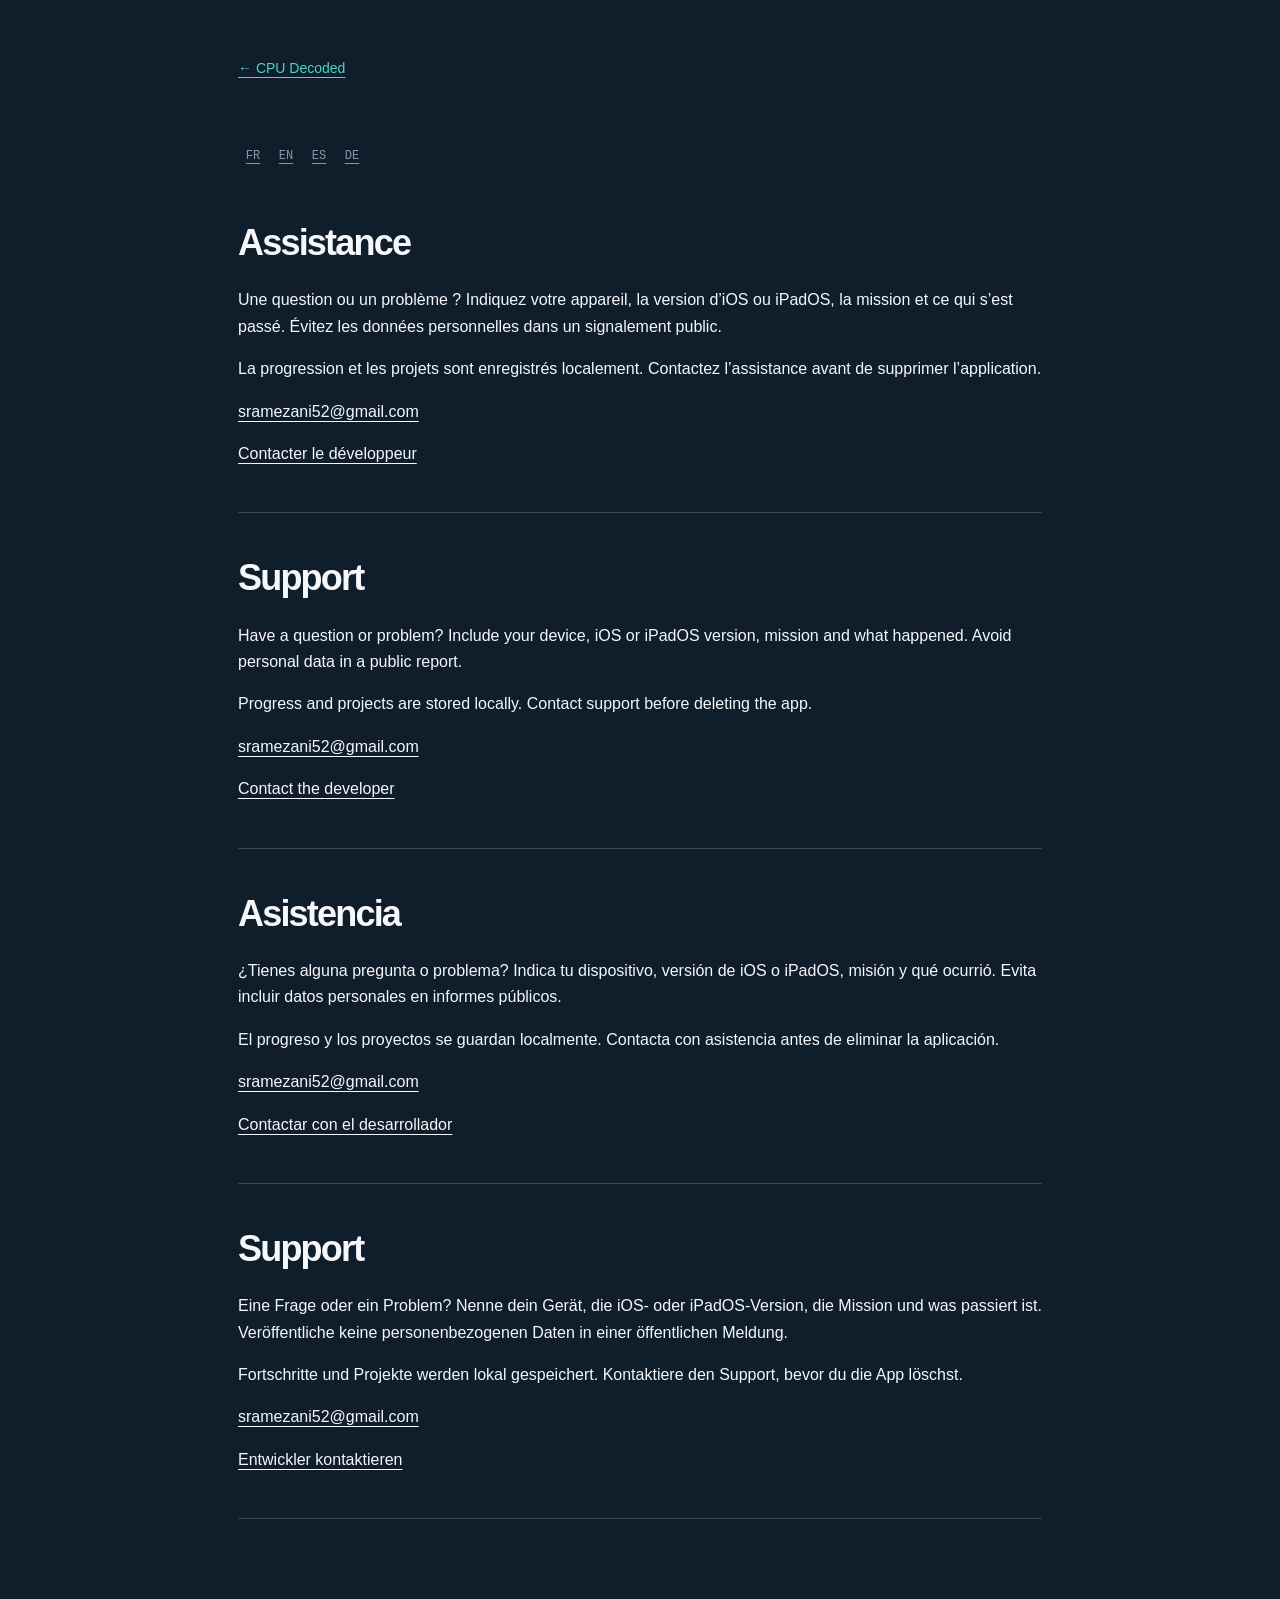
<file: support.html>
<!doctype html><html lang="fr"><head><meta charset="utf-8"><meta name="viewport" content="width=device-width,initial-scale=1"><title>CPU Decoded — Support</title><link rel="stylesheet" href="style.css"><style>.support-copy section{padding:45px 0;border-bottom:1px solid var(--line)}.support-copy h1{font-size:36px}</style><link rel="icon" href="assets/build22/favicon.png" type="image/png" sizes="64x64"/><link rel="apple-touch-icon" href="assets/build22/apple-touch-icon.png" sizes="180x180"/></head><body><main class="document-shell support-copy"><a class="document-back" href="index.html">← CPU Decoded</a><nav class="languages" aria-label="Languages"><a href="#fr" lang="fr">FR</a><a href="#en" lang="en">EN</a><a href="#es" lang="es">ES</a><a href="#de" lang="de">DE</a></nav><section id="fr" lang="fr"><h1>Assistance</h1><p>Une question ou un problème ? Indiquez votre appareil, la version d’iOS ou iPadOS, la mission et ce qui s’est passé. Évitez les données personnelles dans un signalement public.</p><p>La progression et les projets sont enregistrés localement. Contactez l’assistance avant de supprimer l’application.</p><p><a href="mailto:sramezani52@gmail.com?subject=CPU%20Decoded">sramezani52@gmail.com</a></p><a href="https://github.com/Xerxex52/CPU-Decoded/issues">Contacter le développeur</a></section><section id="en" lang="en"><h1>Support</h1><p>Have a question or problem? Include your device, iOS or iPadOS version, mission and what happened. Avoid personal data in a public report.</p><p>Progress and projects are stored locally. Contact support before deleting the app.</p><p><a href="mailto:sramezani52@gmail.com?subject=CPU%20Decoded">sramezani52@gmail.com</a></p><a href="https://github.com/Xerxex52/CPU-Decoded/issues">Contact the developer</a></section><section id="es" lang="es"><h1>Asistencia</h1><p>¿Tienes alguna pregunta o problema? Indica tu dispositivo, versión de iOS o iPadOS, misión y qué ocurrió. Evita incluir datos personales en informes públicos.</p><p>El progreso y los proyectos se guardan localmente. Contacta con asistencia antes de eliminar la aplicación.</p><p><a href="mailto:sramezani52@gmail.com?subject=CPU%20Decoded">sramezani52@gmail.com</a></p><a href="https://github.com/Xerxex52/CPU-Decoded/issues">Contactar con el desarrollador</a></section><section id="de" lang="de"><h1>Support</h1><p>Eine Frage oder ein Problem? Nenne dein Gerät, die iOS- oder iPadOS-Version, die Mission und was passiert ist. Veröffentliche keine personenbezogenen Daten in einer öffentlichen Meldung.</p><p>Fortschritte und Projekte werden lokal gespeichert. Kontaktiere den Support, bevor du die App löschst.</p><p><a href="mailto:sramezani52@gmail.com?subject=CPU%20Decoded">sramezani52@gmail.com</a></p><a href="https://github.com/Xerxex52/CPU-Decoded/issues">Entwickler kontaktieren</a></section></main></body></html>
</file>
<file: style.css>
:root{color-scheme:dark;--bg:#09101c;--panel:#101928;--paper:#f4f3e8;--muted:#a6aebb;--copper:#edb76e;--mint:#a8b9d7;--line:#293344;--radius:18px;--font:'Avenir Next',Avenir,-apple-system,BlinkMacSystemFont,'Segoe UI',sans-serif;--mono:'SFMono-Regular',Consolas,'Liberation Mono',monospace}
*{box-sizing:border-box}html{scroll-behavior:smooth;scroll-padding-top:104px}body{margin:0;background:var(--bg);color:var(--paper);font:16px/1.65 var(--font);-webkit-font-smoothing:antialiased}body:has(dialog[open]){overflow:hidden}button,a{-webkit-tap-highlight-color:transparent}button{font:inherit;cursor:pointer}button,fieldset{border:0}button{color:inherit}a{color:inherit;text-decoration:none}a,button,summary{touch-action:manipulation}a:focus-visible,button:focus-visible,summary:focus-visible,[tabindex]:focus-visible{outline:3px solid var(--copper);outline-offset:5px}button:disabled{cursor:default}img{display:block;max-width:100%;height:auto}svg{display:block}p,h1,h2,h3{margin-top:0}p:last-child{margin-bottom:0}em{font-style:normal;color:var(--copper)}[hidden]{display:none!important}.section-shell{width:min(100%,1352px);padding-left:40px;padding-right:40px;margin-inline:auto}.section-space{padding-top:110px;padding-bottom:22px}.eyebrow{font:500 11px/1.6 var(--mono);letter-spacing:1.8px;color:var(--copper);margin-bottom:22px}.section-intro{font-size:18px;line-height:1.75;color:var(--muted);max-width:640px;margin-bottom:0}h2{font-size:clamp(34px,3.6vw,50px);line-height:1.13;font-weight:650;letter-spacing:-1.9px;margin-bottom:24px}h3{line-height:1.2;font-weight:600;letter-spacing:-.7px}.skip{position:fixed;top:12px;left:20px;transform:translateY(-160%);background:var(--copper);color:var(--bg);padding:12px 18px;z-index:100;border-radius:8px}.skip:focus{transform:none}
.site-header{position:sticky;top:0;z-index:20;background:#09101cee;backdrop-filter:blur(18px);border-bottom:1px solid #27304088}.nav-shell{max-width:1432px;padding:19px 40px;margin:auto;display:flex;gap:38px;align-items:center;justify-content:space-between}.brand{display:inline-flex;gap:11px;align-items:center;white-space:nowrap;font-size:19px;font-weight:500;letter-spacing:-.7px;line-height:1.15}.brand b{font-weight:650}.brand img{border-radius:10px}.site-header nav{display:flex;align-items:center;gap:28px}.site-header nav a{font-size:13px;color:#c4cad3;transition:color .2s}.site-header nav a:hover,.text-link:hover{color:var(--copper)}.header-actions{display:flex;gap:28px;align-items:center}.languages{display:flex;align-items:center;gap:9px;font:500 11px var(--mono)}.languages a{padding:12px 1px;color:#8993a5}.languages a[aria-current]{color:var(--paper)}.languages span{color:#394458}.nav-cta{display:flex;gap:24px;align-items:center;padding:10px 16px;border:1px solid #5b687e;border-radius:8px;font-size:12px;color:var(--copper)}.nav-cta:hover{background:#eeb87014}.menu-toggle{display:none;width:42px;height:42px;align-items:center;justify-content:center;flex-direction:column;gap:6px;background:transparent;border:1px solid var(--line);border-radius:8px}.menu-toggle span{width:16px;height:1px;background:var(--paper)}
.hero{display:grid;grid-template-columns:.86fr 1.14fr;gap:34px;align-items:center;padding-top:70px;padding-bottom:76px;min-height:690px;overflow:hidden}.availability{display:inline-flex;align-items:center;gap:9px;border:1px solid var(--line);border-radius:100px;padding:6px 11px;font-size:11px;color:#c0c7d4;margin-bottom:32px}.availability span,.signal-dot{width:6px;height:6px;background:var(--mint);border-radius:50%;display:inline-block;flex-shrink:0;box-shadow:0 0 0 4px #a8b9d70c}.hero .eyebrow{font-size:10px;margin-bottom:16px}.hero h1{font-size:clamp(46px,5.4vw,76px);font-weight:650;letter-spacing:-3.8px;line-height:1.01;margin-bottom:26px}.lead{font-size:18px;line-height:1.75;color:#bcc2cd;max-width:465px;margin-bottom:29px}.hero-actions{display:flex;flex-wrap:wrap;align-items:center;gap:16px 24px}.button{display:inline-flex;align-items:center;justify-content:center;gap:26px;border-radius:9px;min-height:52px;padding:13px 19px;font-size:13px;font-weight:600;transition:background .2s,transform .2s}.button.primary{background:var(--copper);color:#101621;box-shadow:0 5px 22px #0002}.button.primary:hover{background:#f5c98b;transform:translateY(-2px)}.text-link{display:inline-flex;align-items:center;gap:12px;font-size:12px;font-weight:600;background:transparent;padding:6px 0;border-bottom:1px solid #70778255;transition:color .2s;min-height:36px}.text-link span{font-size:18px;font-weight:400}.price-note{font-size:11px;color:#9ca4b2;margin:18px 0 0}.hero-visual{position:relative;margin-top:26px;min-width:0;padding-top:8px;padding-bottom:8px}.hero-traces{position:absolute;width:118%;height:125%;left:-10%;top:-12%;z-index:-1;stroke:#667082;stroke-width:1;opacity:.4}.device-mat{border:1px solid #555f7188;border-radius:15px;padding:10px;background:#101928;box-shadow:0 42px 66px #0004,0 0 0 8px #26334914;transform:rotate(-2deg);transition:transform .4s}.device-mat:hover{transform:rotate(0)}.device-top{padding:2px 4px 12px;display:flex;gap:8px;align-items:center;font:500 8px var(--mono);letter-spacing:1.4px;color:#a8b0bd}.real-label{margin-left:auto;color:#8892a3;letter-spacing:0;font-family:var(--font);font-size:9px}.screenshot{display:block;position:relative;width:100%;padding:0;background:#0b0f15;border:1px solid #333e52;border-radius:12px;overflow:hidden;box-shadow:0 14px 42px #0003;cursor:zoom-in}.screenshot img{width:100%;aspect-ratio:4/3;object-fit:contain}.hero-screen{border-radius:7px}.zoom-mark{position:absolute;right:12px;bottom:12px;display:grid;place-items:center;width:30px;height:30px;border-radius:50%;background:#0c121ce8;border:1px solid #7d899e55;color:#e3dab8;font-size:16px;opacity:0;transform:translateY(4px);transition:opacity .2s,transform .2s}.screenshot:hover .zoom-mark,.screenshot:focus-visible .zoom-mark{opacity:1;transform:none}.device-bottom{display:flex;gap:12px;align-items:center;padding:13px 4px 3px;font:500 9px var(--mono);color:#adb6c6}.device-bottom p{font:400 10px/1.4 var(--font);margin:0;flex:1;color:#9ea8b9}.device-bottom>span:last-child{font-size:22px;color:var(--copper)}.hero-stamp{position:absolute;right:18px;bottom:-20px;width:92px;height:92px;border-radius:50%;display:flex;flex-direction:column;align-items:center;justify-content:center;background:var(--copper);color:#141b28;box-shadow:0 9px 20px #0003;transform:rotate(9deg);border:4px solid var(--bg)}.hero-stamp>span{font-size:31px;line-height:1.1;font-weight:700;letter-spacing:-1.6px}.hero-stamp small{font:600 7px var(--mono);letter-spacing:.7px;margin-top:4px}
.stat-strip{display:grid;grid-template-columns:1fr 1fr 1.2fr 1fr;border-block:1px solid var(--line);padding:25px 0;gap:26px}.stat-strip>div{display:flex;gap:18px;align-items:center;padding-right:22px;border-right:1px solid var(--line)}.stat-strip>div:last-child{border:0;padding:0}.stat-strip strong{font-size:42px;line-height:1;letter-spacing:-2px;font-weight:500;color:var(--copper)}.stat-strip span{max-width:135px;font-size:12px;line-height:1.55;color:#b8c0ce}.stat-strip .tiny-icon{font-size:24px;color:var(--mint)}.stat-promise span:last-child{max-width:150px}
.section-heading{max-width:790px;margin-bottom:38px}.section-heading .section-intro{max-width:660px}.showcase{scroll-margin-top:105px}.tab-bar{display:flex;gap:0;border-bottom:1px solid var(--line);margin-bottom:30px}.tab-bar button{position:relative;min-height:62px;padding:14px 27px;background:transparent;color:#9fa9ba;font-size:14px;font-weight:500;border-bottom:2px solid transparent;transition:background .2s,color .2s}.tab-bar button:first-child{padding-left:0}.tab-bar button:hover{color:var(--paper)}.tab-bar button[aria-selected=true]{border-bottom-color:var(--copper);color:var(--copper)}.tab-number{font:400 10px var(--mono);margin-right:12px;opacity:.7}.showcase-panel{display:grid;grid-template-columns:1.55fr 1fr;gap:58px;align-items:center;outline-offset:10px!important}.panel-photo{min-width:0}.photo-meta{font:500 9px var(--mono);letter-spacing:1px;color:#9098a7;display:block;margin-top:12px}.panel-copy .eyebrow{font-size:9px;letter-spacing:1.2px;margin-bottom:16px}.panel-copy h3{font-size:35px;letter-spacing:-1.3px;margin-bottom:20px}.panel-copy>p:not(.eyebrow){font-size:15px;line-height:1.8;color:var(--muted)}.check-list{list-style:none;margin:26px 0;padding:0}.check-list li{display:flex;align-items:flex-start;gap:10px;font-size:13px;line-height:1.7;color:#c0c6d1;margin-bottom:12px}.check-list svg{height:17px;width:17px;flex-shrink:0;fill:none;stroke:var(--mint);stroke-width:1.5;margin-top:2px}.panel-copy .text-link{color:var(--copper)}
.demo-section{display:grid;grid-template-columns:.92fr 1.08fr;align-items:center;gap:100px}.demo-copy h2{font-size:clamp(34px,3.6vw,49px)}.demo-copy .section-intro{font-size:17px;max-width:440px}.hint{margin-top:27px;border-block:1px solid var(--line);max-width:440px}.hint summary{color:var(--copper);font-size:13px;padding:13px 0}.hint p{font-size:13px;color:#b5bdca;line-height:1.8;margin-bottom:18px}.demo-note{font-size:11px;line-height:1.9;max-width:410px;color:#838d9f;margin-top:24px}.demo-card{background:#101827;border:1px solid #3a4455;border-radius:var(--radius);padding:28px 30px;box-shadow:0 24px 60px #0002;position:relative}.demo-card:before,.demo-card:after{content:'+';position:absolute;font:300 13px var(--mono);color:#586376}.demo-card:before{top:8px;left:10px}.demo-card:after{bottom:8px;right:10px}.demo-card-top{font:500 8px/1.6 var(--mono);letter-spacing:1px;color:#b4bbc6;display:flex;gap:10px;align-items:center}.demo-card svg{width:100%;margin-top:14px}.copper{fill:none;stroke:#bc8a50;stroke-width:4;stroke-linecap:round;stroke-linejoin:round}.battery-plate{stroke:#e6dcc3;stroke-width:5;stroke-linecap:round}.demo-card svg text{font:500 16px var(--mono);fill:#b9c0cd}.demo-card svg .symbol-label{fill:#dfb76e;font-size:20px}.resistor-body{fill:#d8c397;stroke:#a9905d;stroke-width:2}.resistor-band{fill:#876e46;stroke:none}.junction{fill:#efba72}.demo-card svg #resistor-value{fill:var(--copper);font-size:19px}#demo-led{fill:#3e3227;stroke:#9c7352;stroke-width:2;transition:fill .3s,stroke .3s}#led-halo{fill:#f9b962;opacity:0;transition:opacity .3s}.led-mark{fill:none;stroke:#d8bd90;stroke-width:2}.light-arrow{fill:none;stroke:#edc780;stroke-width:2;opacity:.35;transition:opacity .3s}.demo-card[data-state=right] #demo-led{fill:#efa84b;stroke:#ffdfa1}.demo-card[data-state=right] #led-halo{opacity:.18}.demo-card[data-state=right] .light-arrow{opacity:1}.demo-card[data-state=low] #demo-led{fill:#e78560;stroke:#f9b78c}.demo-card[data-state=low] #led-halo{fill:#df705d;opacity:.13}.demo-card[data-state=high] #demo-led{fill:#986835}.demo-card[data-state=high] #led-halo{opacity:.05}.demo-specs{display:flex;justify-content:space-between;gap:12px;padding:10px 0 16px;font:400 10px/1.5 var(--mono);color:#9ba3b2}.demo-specs b{color:#e1d8bd;font-weight:500;margin-left:6px}.resistor-picker{margin:0;padding:14px 0 20px;border-top:1px solid #384254}.resistor-picker legend{font-size:12px;padding:0 8px 0 0;color:#c1c8d4}.resistor-picker>div{display:grid;grid-template-columns:repeat(3,1fr);gap:10px}.resistor-option{display:flex;justify-content:center;align-items:center;gap:7px;font:500 20px var(--mono);border:1px solid #465163;background:#161f2f;border-radius:8px;min-height:57px;transition:background .2s,border-color .2s}.resistor-option>span:last-child{font-size:15px;color:#a4adbd}.resistor-option:hover{border-color:#caab78;background:#262e3d}.resistor-option[aria-pressed=true]{background:#ecc08a;color:#131a26;border-color:#ecc08a}.resistor-option[aria-pressed=true]>span:last-child{color:#343f51}.mini-resistor{width:20px;height:8px;border-radius:3px;background:linear-gradient(90deg,#d5bf91 24%,#75532d 24% 33%,#d5bf91 33% 49%,#75532d 49% 57%,#d5bf91 57% 77%,#b68732 77% 83%,#d5bf91 83%);margin-right:3px}.demo-feedback{min-height:127px;border-top:1px solid #384254;padding-top:18px}.feedback-heading{display:flex;align-items:center;gap:8px;font-size:12px}.feedback-dot{height:6px;width:6px;background:#788292;border-radius:50%;flex-shrink:0}.feedback-heading strong{font-weight:600}.feedback-heading output{font:500 11px var(--mono);color:var(--copper);margin-left:auto;white-space:nowrap}.demo-feedback p{font-size:12px;line-height:1.8;color:#a7afbe;margin-top:10px;margin-bottom:0}.demo-feedback #demo-formula{font:500 11px/1.7 var(--mono);color:#dcbe8e}.demo-card[data-state=right] .feedback-dot{background:#a2b9e1}.demo-card[data-state=low] .feedback-dot{background:#ef9d72}.demo-card[data-state=high] .feedback-dot{background:#e0c478}.demo-reset{font-size:11px;margin-top:8px}
.tools-section{display:grid;grid-template-columns:.9fr 1.1fr;gap:100px;align-items:start}.tools-copy .section-intro{font-size:17px;max-width:450px}.tool-list{margin-top:32px;display:grid;gap:22px}.tool-list>div{display:flex;gap:16px}.tool-symbol{width:39px;height:39px;flex-shrink:0;display:grid;place-items:center;border:1px solid #3e4655;border-radius:9px;font:500 21px var(--mono);color:var(--copper)}.tool-list h3{font-size:16px;letter-spacing:-.2px;margin-bottom:6px}.tool-list p{font-size:13px;line-height:1.65;color:var(--muted);max-width:325px}.tools-visual{padding-top:12px;min-width:0}.image-caption{display:flex;align-items:center;gap:11px;font-size:11px;color:#939daf;margin-top:14px}.learning-card{display:flex;align-items:flex-start;gap:21px;border-top:1px solid var(--line);padding-top:26px;margin-top:30px}.book-icon{font:400 38px var(--mono);color:var(--copper);padding-right:10px;flex-shrink:0}.learning-card h3{font-size:18px;letter-spacing:-.3px;margin-bottom:9px}.learning-card p{font-size:13px;line-height:1.8;color:var(--muted);margin-bottom:8px}.learning-card .text-link{color:var(--copper)}
.purchase-inner{display:grid;grid-template-columns:1.05fr 1fr;gap:44px 110px;background:#101929;border:1px solid #444e60;border-radius:22px;padding:56px 64px 0;position:relative;overflow:hidden}.purchase-inner:before{content:'';position:absolute;width:200px;height:200px;border:1px solid #47577255;right:-135px;top:-135px;transform:rotate(45deg);pointer-events:none}.purchase-copy>img{border-radius:15px;margin-bottom:26px}.purchase-copy .eyebrow{font-size:10px;margin-bottom:18px}.purchase-copy h2{font-size:43px}.purchase-copy .section-intro{font-size:15px}.purchase-promise{font-size:12px;line-height:1.75;color:#d5cbaa;margin-top:24px}.purchase-offer{padding-top:5px}.price{display:flex;align-items:flex-start;gap:10px;font-weight:600;letter-spacing:-5px;line-height:1;color:var(--copper)}.price>span{font-size:102px}.price sup{font-weight:500;letter-spacing:-1px;font-size:39px;margin-top:11px}.price-detail{font:400 10px/1.7 var(--mono);color:#99a2b2;margin:15px 0 23px}.purchase-offer .check-list{margin:24px 0}.purchase-offer .check-list li{font-size:13px;margin-bottom:9px}.store-status{display:flex;align-items:center;justify-content:center;gap:13px;background:#d7d7be;color:#202837;font-weight:600;font-size:14px;min-height:53px;border-radius:9px}.store-status svg{width:19px;height:23px;fill:currentColor}.release-note{font-size:10px;line-height:1.8;color:#a1a9b8;margin-top:13px;max-width:390px}.compatibility{grid-column:1/-1;border-top:1px solid #384254;padding:20px 0;display:flex;justify-content:space-between;gap:18px;font:400 10px/1.7 var(--mono);color:#aeb6c4}
.faq-section{display:grid;grid-template-columns:.85fr 1.15fr;gap:95px;padding-bottom:105px}.faq-section h2{font-size:40px}.faq-list details{border-bottom:1px solid var(--line)}.faq-list details:first-child{border-top:1px solid var(--line)}summary{list-style:none;cursor:pointer;display:flex;align-items:center;justify-content:space-between;gap:20px}summary::-webkit-details-marker{display:none}summary>span{font-weight:300;font-size:23px;color:var(--copper);transition:transform .2s;flex-shrink:0}details[open]>summary>span{transform:rotate(45deg)}.faq-list summary{font-size:14px;font-weight:500;padding:20px 0}.faq-list p{font-size:13px;line-height:1.85;color:var(--muted);padding-right:30px;margin-bottom:24px}.faq-list summary:hover{color:var(--copper)}
footer{padding-top:33px;padding-bottom:35px;border-top:1px solid var(--line)}.footer-top{display:flex;align-items:center;justify-content:space-between;gap:30px;padding-bottom:30px}.footer-top>p{font-size:13px;color:#9aa4b5;margin:0}.back-top{font-size:11px;color:#b7becb;display:flex;align-items:center;gap:15px}.back-top span{font-size:20px;color:var(--copper)}.footer-bottom{display:flex;justify-content:space-between;align-items:center;gap:20px;border-top:1px solid var(--line);padding-top:23px;font-size:11px;color:#8994a7}.footer-bottom>div{display:flex;gap:27px}.footer-bottom a:hover{color:var(--copper)}.legal{border-top:1px solid var(--line);margin-top:25px;font-size:12px}.legal:not([open]){display:none}.legal:target{display:block}.legal summary{font-size:15px;padding:20px 0}.legal>div{max-width:850px;padding-bottom:10px;color:#a9b1c0}.legal a{text-decoration:underline;color:var(--mint);overflow-wrap:anywhere}.legal h2{font-size:28px;margin-top:12px}.legal .eyebrow{margin-top:10px}
#lightbox{max-width:96vw;width:min(1240px,96vw);padding:18px;border:1px solid #525a68;border-radius:14px;background:#101722;color:var(--paper);overflow:visible;max-height:95dvh}#lightbox::backdrop{background:#020811ea;backdrop-filter:blur(7px)}#lightbox figure{margin:0}#lightbox img{max-height:82dvh;max-width:100%;width:auto;object-fit:contain;margin:auto;border-radius:7px}#lightbox figcaption{font-size:12px;text-align:center;color:#bdc4d0;padding:12px 35px 0;line-height:1.5}.lightbox-close{position:absolute;top:9px;right:9px;width:42px;height:42px;background:#0a111df5;border:1px solid #687284;border-radius:50%;display:grid;place-items:center;font-size:27px;line-height:1;z-index:1}.lightbox-close:hover{background:#313d53}
@media(min-width:1550px){.hero{padding-top:100px;padding-bottom:100px}.hero-visual{margin-left:15px}.hero h1{font-size:80px}}@media(max-width:1180px){.site-header nav{gap:19px}.nav-shell{gap:25px}.nav-cta{display:none}.header-actions{gap:15px}.hero{gap:24px;grid-template-columns:1fr 1.15fr}.hero h1{font-size:64px;letter-spacing:-3px}.hero-actions{gap:12px}.hero .lead{font-size:16px}.hero .eyebrow{font-size:9px}.demo-section,.tools-section{gap:50px}.showcase-panel{gap:35px}.panel-copy h3{font-size:30px}.purchase-inner{gap:36px 60px;padding:44px 45px 0}.purchase-copy h2{font-size:37px}.faq-section{gap:55px}.stat-strip{gap:18px}.stat-strip>div{gap:12px;padding-right:16px}}
@media(max-width:950px){.section-shell{padding-inline:28px}.nav-shell{padding-inline:28px}.brand{font-size:17px}.brand img{width:35px;height:35px}.site-header nav{gap:15px}.site-header nav a{font-size:11px}.hero{padding-top:48px;min-height:610px;gap:22px}.hero h1{font-size:55px;letter-spacing:-2.7px}.hero-visual{margin-top:0}.hero-stamp{width:74px;height:74px;right:10px;bottom:-17px}.hero-stamp>span{font-size:25px}.hero-stamp small{font-size:6px}.device-bottom p{font-size:8px}.device-top{font-size:6px;letter-spacing:1px}.real-label{font-size:7px}.stat-strip{grid-template-columns:1fr 1fr;gap:24px}.stat-strip>div:nth-child(2){border:0}.stat-strip>div{padding:0;gap:20px}.stat-strip span,.stat-promise span:last-child{max-width:220px}.section-space{padding-top:85px}.showcase-panel{grid-template-columns:1.3fr 1fr;gap:30px}.panel-copy h3{font-size:28px}.panel-copy>p:not(.eyebrow){font-size:13px}.check-list li{font-size:11px}.panel-copy .eyebrow{font-size:8px}.demo-section{grid-template-columns:1fr 1.12fr;gap:34px}.demo-card{padding:24px 20px}.demo-card-top{font-size:7px}.demo-copy .section-intro{font-size:15px}.resistor-option{font-size:17px;min-height:50px}.resistor-picker>div{gap:6px}.mini-resistor{display:none}.demo-specs{font-size:8px}.feedback-heading{font-size:10px}.feedback-heading output{font-size:9px}.demo-feedback p{font-size:11px}.tools-section{gap:40px}.tools-copy .section-intro{font-size:15px}.tool-list h3{font-size:15px}.tool-list p{font-size:12px}.purchase-inner{gap:30px 45px;padding:38px 34px 0}.purchase-copy h2{font-size:34px}.purchase-offer .check-list li{font-size:12px}.store-status{font-size:12px}.compatibility{font-size:9px}.faq-section{gap:38px;grid-template-columns:.85fr 1.15fr}.faq-section h2{font-size:33px}.footer-top>p{font-size:11px}.footer-top{gap:20px}}
@media(max-width:760px){html{scroll-padding-top:90px}.section-shell{padding-inline:22px}.nav-shell{padding:13px 22px;gap:12px}.brand{font-size:17px;gap:8px}.brand img{width:35px;height:35px}.header-actions{gap:17px}.languages{font-size:10px;gap:7px}.menu-toggle{display:flex}.site-header nav{display:none;position:absolute;top:100%;left:0;width:100%;padding:18px 22px 24px;background:#0d1625;border-bottom:1px solid var(--line);flex-direction:column;align-items:stretch;gap:0}.site-header nav[data-open=true]{display:flex}.site-header nav a{font-size:16px;padding:12px 0}.hero{display:flex;flex-direction:column;align-items:stretch;gap:36px;padding-top:36px;padding-bottom:55px;min-height:0;overflow:hidden}.availability{margin-bottom:26px;font-size:10px}.hero .eyebrow{font-size:9px;letter-spacing:1.4px;margin-bottom:15px}.hero h1{font-size:clamp(48px,11vw,75px);letter-spacing:-2.6px;line-height:1.04;margin-bottom:23px}.lead{max-width:540px}.hero .lead{font-size:16px;line-height:1.75;margin-bottom:25px}.hero-actions{gap:12px 22px}.button{font-size:12px;min-height:49px}.hero .text-link{font-size:12px}.price-note{font-size:10px}.hero-visual{margin:5px 5px 7px;padding-top:0}.device-mat{padding:8px;transform:rotate(-1.5deg);border-radius:12px;box-shadow:0 22px 35px #0004,0 0 0 5px #26334914}.device-top{font-size:7px;padding:3px 3px 10px}.real-label{font-size:8px}.device-bottom{padding:11px 3px 3px;font-size:8px;gap:9px}.device-bottom p{font-size:9px}.hero-stamp{right:9px;bottom:-20px;width:71px;height:71px}.hero-traces{height:120%;top:-15%}.stat-strip{padding:22px 0;gap:22px 20px}.stat-strip strong{font-size:36px}.stat-strip>div{gap:12px;padding-right:12px}.stat-strip span,.stat-promise span:last-child{font-size:10px;max-width:125px}.stat-strip .tiny-icon{font-size:20px}.section-space{padding-top:75px;padding-bottom:0}.section-heading{margin-bottom:25px}h2{font-size:35px;letter-spacing:-1.5px;margin-bottom:21px}.eyebrow{font-size:9px;letter-spacing:1.4px;margin-bottom:16px}.section-intro{font-size:15px;line-height:1.8}.tab-bar{margin-bottom:23px;justify-content:space-between}.tab-bar button{padding:12px 8px;font-size:11px;min-height:55px}.tab-bar button:last-child{padding-right:0}.tab-number{display:block;margin:0 0 4px;font-size:9px;letter-spacing:1px}.showcase-panel{grid-template-columns:1fr;gap:27px}.panel-copy .eyebrow{font-size:9px}.panel-copy h3{font-size:31px;letter-spacing:-1px;margin-bottom:16px}.panel-copy>p:not(.eyebrow){font-size:15px;max-width:560px}.check-list{margin:22px 0}.check-list li{font-size:13px;margin-bottom:11px}.photo-meta{font-size:8px}.demo-section{grid-template-columns:1fr;gap:29px}.demo-copy h2{font-size:35px}.demo-copy .section-intro{max-width:560px}.hint{max-width:none;margin-top:20px}.demo-note{max-width:560px;font-size:10px;margin-top:18px}.demo-card{padding:23px 18px;border-radius:14px}.demo-card-top{font-size:7px;letter-spacing:.65px;gap:8px}.demo-card svg{margin-top:17px}.demo-specs{font-size:9px;gap:9px;padding-bottom:16px}.demo-specs b{margin-left:4px}.resistor-picker>div{gap:9px}.resistor-option{font-size:20px;min-height:53px}.feedback-heading{font-size:12px}.feedback-heading output{font-size:10px}.demo-feedback p{font-size:12px}.demo-feedback{min-height:117px}.tools-section{grid-template-columns:1fr;gap:32px}.tools-copy .section-intro{max-width:560px}.tool-list{gap:23px;margin-top:26px}.tool-list h3{font-size:16px}.tool-list p{font-size:13px;max-width:440px}.tool-symbol{width:38px;height:38px}.tools-visual{padding:0}.image-caption{font-size:10px}.learning-card{margin-top:26px;padding-top:23px;gap:16px}.learning-card h3{font-size:18px}.learning-card p{font-size:13px}.purchase-inner{grid-template-columns:1fr;padding:30px 23px 0;gap:32px;border-radius:16px}.purchase-copy>img{width:54px;height:54px;border-radius:12px;margin-bottom:24px}.purchase-copy .eyebrow{font-size:9px}.purchase-copy h2{font-size:34px}.purchase-copy .section-intro{font-size:14px}.purchase-promise{font-size:11px;margin-top:19px}.purchase-offer{padding-top:0;border-top:1px solid #384254;padding-top:26px}.price>span{font-size:83px;letter-spacing:-4px}.price sup{font-size:31px;margin-top:9px}.price-detail{font-size:9px;margin-top:12px}.purchase-offer .check-list li{font-size:12px}.store-status{font-size:14px}.release-note{font-size:10px}.compatibility{grid-column:auto;flex-direction:column;gap:8px;padding:18px 0;font-size:9px}.faq-section{grid-template-columns:1fr;gap:12px;padding-bottom:62px}.faq-section h2{font-size:35px}.faq-list summary{font-size:13px;line-height:1.5;padding:19px 0}.faq-list p{font-size:13px;padding-right:8px}.footer-top{align-items:flex-start;flex-wrap:wrap;gap:18px}.footer-top>p{order:3;flex-basis:100%;font-size:12px}.footer-top .brand{font-size:16px}.footer-top .back-top{margin-left:auto;font-size:10px;gap:8px;padding-top:8px}.footer-bottom{flex-direction:column;align-items:flex-start;gap:14px;font-size:10px}.footer-bottom>div{gap:25px}.legal>div{font-size:12px}.legal .eyebrow{font-size:9px}#lightbox{padding:9px;width:96vw;border-radius:10px}#lightbox img{max-height:79dvh}#lightbox figcaption{font-size:10px;padding:10px 5px 4px}.lightbox-close{top:5px;right:5px;width:38px;height:38px;font-size:25px}}
@media(max-width:365px){.section-shell{padding-inline:17px}.nav-shell{padding-inline:17px}.brand{font-size:15px}.brand img{width:31px;height:31px}.header-actions{gap:12px}.hero h1{font-size:46px}.languages{font-size:9px}.menu-toggle{width:36px;height:36px}.hero-actions{gap:10px}.stat-strip span{font-size:9px}.stat-strip>div{gap:9px}.demo-specs{font-size:8px}.feedback-heading{font-size:11px}.demo-card{padding-inline:14px}.purchase-inner{padding-inline:19px}.purchase-copy h2{font-size:30px}.tab-bar button{font-size:10px}.demo-card-top{font-size:6px}}
@media(prefers-reduced-motion:reduce){html{scroll-behavior:auto}*,*:before,*:after{animation:none!important;transition:none!important}.device-mat,.device-mat:hover{transform:none}.button.primary:hover{transform:none}}
@media print{.site-header{position:static}.menu-toggle,.hero-stamp,.hero-traces,.zoom-mark{display:none}.section-space{padding-top:40px}.showcase-panel[hidden]{display:grid!important}body{print-color-adjust:exact;-webkit-print-color-adjust:exact}details p{display:block}.purchase-inner{break-inside:avoid}.screenshot{box-shadow:none}}

@media(max-width:760px){.hero .availability{margin-bottom:18px}.hero .lead{margin-bottom:21px}.hero-actions{gap:12px 17px}.price-note{margin-top:14px}.faq-list summary{font-size:14px}.faq-list p{font-size:14px}}

/* Real gameplay: one continuous colour palette, a calm player and useful chapters. */
.film-heading{display:grid;grid-template-columns:1.12fr 1fr;align-items:end;gap:60px;margin-bottom:36px}.film-heading h2{margin-bottom:0}.film-heading .section-intro{padding-bottom:3px}.film-stage{display:grid;grid-template-columns:minmax(0,2.4fr) minmax(260px,1fr);background:#101928;border:1px solid #343f51;border-radius:22px;overflow:hidden;box-shadow:0 28px 90px #0003}.film-screen{min-width:0;background:#060b14}.film-topline{display:flex;align-items:center;justify-content:space-between;gap:16px;padding:16px 22px;font:10px/1.5 var(--mono);letter-spacing:1px;color:var(--muted)}.film-topline>span:first-child{display:flex;gap:10px;align-items:center;color:var(--mint)}.film-topline .signal-dot{width:6px;height:6px;flex-shrink:0}.video-frame{position:relative;aspect-ratio:4/3;background:#060b14}.video-frame video{display:block;width:100%;height:100%;object-fit:contain;outline-offset:-4px}.film-play{position:absolute;inset:0;width:100%;display:flex;gap:18px;align-items:center;justify-content:center;background:linear-gradient(180deg,#0308110a 20%,#03081188 100%);text-align:left;color:white;padding:24px}.film-play>span:last-child{font-size:18px;font-weight:600;text-shadow:0 2px 12px #000}.film-play small{display:block;font:11px/1.8 var(--mono);font-weight:400;letter-spacing:.5px;margin-top:5px}.play-disc{display:grid;place-items:center;flex-shrink:0;width:72px;height:72px;border-radius:50%;font-size:23px;padding-left:4px;background:var(--copper);color:var(--bg);box-shadow:0 0 0 10px #edb76e22,0 12px 35px #0006;transition:transform .2s}.film-play:hover .play-disc{transform:scale(1.07)}.film-chapters{display:flex;flex-direction:column;padding:28px 22px;gap:4px}.film-chapters>.eyebrow{font-size:10px;letter-spacing:1.1px;margin-bottom:16px}.film-chapter{display:grid;grid-template-columns:22px minmax(0,1fr) 30px;align-items:start;gap:9px;background:transparent;text-align:left;padding:20px 8px;border-top:1px solid var(--line);border-radius:0;transition:background .2s}.film-chapter:hover,.film-chapter[aria-current=true]{background:#192438}.chapter-index{font:11px/1.8 var(--mono);color:var(--copper)}.film-chapter strong{display:block;font-size:17px;line-height:1.25;font-weight:600;margin-bottom:8px}.film-chapter>span:nth-child(2)>span{display:block;font-size:13px;line-height:1.6;color:var(--muted)}.chapter-time{font:10px/1.8 var(--mono);color:var(--muted);padding-top:2px;text-align:right}.film-download{display:flex;justify-content:space-between;gap:12px;font-size:12px;color:var(--mint);padding:20px 8px 0;margin-top:auto}.film-caption{font:10px/1.7 var(--mono);letter-spacing:.2px;color:var(--muted);margin:16px 0}.film-transcript{border-bottom:1px solid var(--line);padding:6px 0 18px;max-width:900px}.film-transcript summary{display:flex;gap:20px;justify-content:space-between;cursor:pointer;list-style:none;font-size:13px;color:var(--mint)}.film-transcript summary::-webkit-details-marker{display:none}.film-transcript[open] summary>span{transform:rotate(45deg)}.film-transcript>div{font-size:14px;color:var(--muted);padding-top:18px;max-width:760px}.steps-grid{display:grid;grid-template-columns:repeat(3,1fr);gap:1px;border:1px solid var(--line);border-radius:18px;overflow:hidden;background:var(--line)}.steps-grid article{position:relative;padding:30px;background:var(--bg)}.step-number{display:block;font:12px var(--mono);color:var(--copper);margin-bottom:25px}.steps-grid h3{font-size:23px;margin-bottom:12px}.steps-grid p{color:var(--muted);font-size:15px;line-height:1.75}.device-tip{display:flex;gap:14px;align-items:center;font-size:13px;color:var(--muted);margin:20px 0 0}.device-tip>span{font-size:24px;color:var(--copper)}
@media(min-width:1500px){.film-chapter{padding-block:28px}}
@media(max-width:1100px){.film-heading{gap:34px}.film-stage{grid-template-columns:minmax(0,1fr)}.film-chapters{display:grid;grid-template-columns:repeat(3,minmax(0,1fr));gap:14px;padding:24px}.film-chapters>.eyebrow{grid-column:1/-1;margin-bottom:0}.film-chapter{grid-template-columns:20px minmax(0,1fr);padding:18px 8px}.chapter-time{grid-column:2;text-align:left}.film-download{grid-column:1/-1;padding:4px 8px 0}.steps-grid article{padding:24px}}
@media(max-width:760px){.film-heading{grid-template-columns:1fr;gap:20px;margin-bottom:26px}.film-stage{border-radius:15px}.film-topline{font-size:8px;letter-spacing:.4px;padding:13px}.film-play{gap:14px;padding:18px}.play-disc{width:56px;height:56px;font-size:18px}.film-play>span:last-child{font-size:15px}.film-play small{font-size:10px}.film-chapters{grid-template-columns:1fr;gap:0;padding:20px}.film-chapters>.eyebrow{margin-bottom:12px}.film-chapter{grid-template-columns:22px minmax(0,1fr) 30px;padding:16px 4px}.film-chapter strong{font-size:16px;margin-bottom:5px}.chapter-time{grid-column:auto;text-align:right}.film-download{padding-top:18px}.film-caption{font-size:9px}.steps-grid{grid-template-columns:1fr}.steps-grid article{padding:24px 24px 24px 66px}.step-number{position:absolute;left:24px;top:29px;margin:0}.steps-grid h3{font-size:21px}.device-tip{align-items:flex-start;font-size:12px}}
@media(prefers-reduced-motion:reduce){.play-disc,.film-chapter{transition:none}}
@media print{.film-play,.film-chapters,.film-download{display:none}.film-stage{display:block}.film-transcript>div{display:block}.film-heading{display:block}}

/* Support and legal documents share the presentation site's palette. */
.document-header{display:flex;justify-content:space-between;align-items:center;gap:20px;padding-top:25px;padding-bottom:25px;border-bottom:1px solid var(--line)}.document-shell{max-width:860px;margin:0 auto;padding:55px 28px 80px}.document-back{display:inline-block;color:var(--mint);font-size:14px;margin-bottom:54px}.document-shell h1{font-size:clamp(34px,5vw,58px);line-height:1.12;letter-spacing:-1.8px;margin-bottom:24px}.document-intro{font-size:20px;color:var(--muted);line-height:1.65}.document-date{font:11px/1.8 var(--mono);color:var(--muted);margin-top:30px;padding-bottom:26px;border-bottom:1px solid var(--line)}.document-content{font-size:17px;line-height:1.85;color:#c5cad3;overflow-wrap:anywhere}.document-content h2{font-size:25px;letter-spacing:-.5px;color:var(--paper);line-height:1.3;margin:42px 0 18px}.document-content a{color:var(--mint);text-decoration:underline;text-underline-offset:4px}.document-content li{margin-bottom:14px;padding-left:6px}.document-content strong{color:var(--paper);font-weight:600}.document-content .contact-link{font-size:clamp(17px,3vw,24px)}.document-footer{padding-top:28px;padding-bottom:38px;border-top:1px solid var(--line);font-size:13px;color:var(--muted)}.document-footer nav{display:flex;flex-wrap:wrap;gap:12px 24px}.document-footer [aria-current]{color:var(--paper)}.footer-bottom>div{flex-wrap:wrap}
@media(max-width:600px){.document-header{padding:18px 20px}.document-header .brand{font-size:15px}.document-header>.text-link{font-size:12px}.document-shell{padding:36px 22px 60px}.document-back{margin-bottom:35px}.document-intro{font-size:18px}.document-content{font-size:16px}.document-content h2{font-size:23px}.document-content ol{padding-left:22px}}

.store-status{padding:12px 16px;text-align:center;transition:background .18s ease}.store-status:hover{background:#eeeece}.store-status:focus-visible{outline:3px solid var(--mint);outline-offset:5px}

/* Version 1.2 preview: truthful release status and an uncropped iPhone capture. */
.release-preview{padding:14px 18px;border-left:3px solid var(--copper);background:#162134;color:var(--muted);font-size:13px;line-height:1.65;margin:22px 0}.phone-preview{max-width:1000px;margin:36px auto 0}.phone-preview .screenshot img{aspect-ratio:auto;height:auto;object-fit:contain}.phone-preview figcaption{font-size:12px;line-height:1.6;color:var(--muted);margin-top:12px}
/* CPU Decoded: the same workbench palette, adapted to digital logic. */
.hero h1{font-size:clamp(43px,4.9vw,66px);letter-spacing:-2.6px;line-height:1.06;overflow-wrap:normal}.hero-stamp span{font-size:43px}.languages{gap:11px}.film-stage{grid-template-columns:minmax(0,2.2fr) minmax(280px,1fr)}.video-frame{aspect-ratio:16/9}.film-chapter{padding-block:13px}.film-chapter strong{font-size:15px}.film-chapter>span:nth-child(2)>span{font-size:12px}.film-chapters{padding:20px 18px}.gate-body{fill:#16243c;stroke:#a8b9d7;stroke-width:3}.logic-trace{fill:none;stroke:#edb76e;stroke-width:4}.logic-demo svg text{font:22px var(--mono);fill:#f4f3e8}.logic-demo #demo-led{fill:#243249;stroke:#a8b9d7;stroke-width:3}.logic-demo[data-on=true] #demo-led{fill:#6095f1;filter:drop-shadow(0 0 14px #6095f188)}.bit-buttons{display:flex;gap:14px}.bit-buttons button{flex:1;background:#142035;border:1px solid #455063;border-radius:10px;padding:12px;color:var(--paper);font:24px var(--mono);min-height:58px}.bit-buttons button[aria-pressed=true]{background:var(--mint);color:var(--bg)}.bit-buttons strong{margin-left:28px}.logic-feedback{font-size:14px;color:var(--muted);min-height:50px;margin:20px 0 0}.coming-soon{padding:15px;background:#273245;border:1px solid #465267;border-radius:10px;text-align:center;font-size:14px}.phone-preview figcaption{color:var(--muted)}.privacy-back{display:block;margin:0 0 25px}.support-copy a{text-decoration:underline;text-underline-offset:4px}
@media(max-width:1100px){.film-stage{grid-template-columns:1fr}.film-chapters{grid-template-columns:repeat(3,minmax(0,1fr))}.hero{grid-template-columns:.95fr 1.05fr}.hero h1{font-size:clamp(40px,4.9vw,62px)}}
@media(max-width:760px){.hero{display:flex}.hero h1{font-size:clamp(39px,10vw,68px);letter-spacing:-1.8px}.languages{font-size:10px;gap:9px}.header-actions{gap:16px}.film-chapters{grid-template-columns:1fr}.film-topline{font-size:7px}.film-chapter strong{font-size:16px}.film-chapter>span:nth-child(2)>span{font-size:13px}.logic-demo svg text{font-size:21px}.hero-stamp span{font-size:33px}.section-space{padding-top:70px}.film-caption{font-size:10px}.stat-strip strong{font-size:33px}}
@media(max-width:365px){.brand{font-size:14px}.brand img{width:28px;height:28px}.languages{gap:7px;font-size:9px}.header-actions{gap:10px}.hero h1{font-size:37px}.bit-buttons strong{margin-left:14px}}
.languages a{min-height:44px;display:inline-flex;align-items:center}

:root{--bg:#101a2c;--panel:#172640;--paper:#f2f4fa;--muted:#a8b5cf;--mint:#a9c9f0;--line:#30445e}.video-frame{aspect-ratio:4/3}.related-app{display:flex;align-items:center;justify-content:space-between;gap:28px;padding:32px;border:1px solid var(--line);border-radius:18px;background:var(--panel);margin-top:70px}.related-app p{color:var(--muted);margin-bottom:12px}.related-app h3{font-size:28px;margin-bottom:12px}.related-app .button{flex-shrink:0}@media(max-width:760px){.related-app{flex-direction:column;align-items:flex-start;padding:24px}.related-app h3{font-size:25px}}
.related-app{width:min(calc(100% - 80px),1272px)}@media(max-width:760px){.related-app{width:calc(100% - 40px)}}

/* Build 22: approved midnight-blue palette and current portrait previews. */
:root{--bg:#101d2a;--panel:#172938;--paper:#f5f7fa;--muted:#bccad6;--mint:#45d8c4;--copper:#45d8c4;--line:#304754}
.site-header{background:#101d2af2}.hero-traces{opacity:.25}.hero h1{overflow-wrap:normal}.hero h1 em{hyphens:none}.steps-grid{grid-template-columns:repeat(4,minmax(0,1fr))}.steps-grid h3{overflow-wrap:anywhere}
.film-stage{grid-template-columns:minmax(0,1fr) minmax(0,1fr);align-items:center;background:#122230}.film-screen{width:min(100%,350px);margin:auto}.video-frame{aspect-ratio:886/1920}.video-frame video{object-fit:contain;width:100%;height:100%}.film-play{flex-direction:column;text-align:center;background:#101d2a55}.film-chapters{padding:28px;display:flex;flex-direction:column}.film-chapter{padding-block:17px}.film-caption{font-size:13px}.film-topline{font-size:9px}
.phone-preview{max-width:340px}.phone-preview img{width:100%;height:auto}.screenshot img{object-fit:contain;aspect-ratio:auto}.showcase-panel[hidden]{display:none!important}.film-transcript summary{min-height:44px;align-items:center}
@media(max-width:1100px){.steps-grid{grid-template-columns:repeat(2,minmax(0,1fr))}.film-chapters{display:flex}.film-stage{grid-template-columns:minmax(0,1fr) minmax(0,1fr)}}
@media(max-width:760px){.film-stage{grid-template-columns:1fr}.film-screen{width:min(100%,320px)}.film-chapters{padding:20px}.steps-grid{grid-template-columns:1fr}.hero h1{font-size:clamp(34px,9.1vw,62px)}.phone-preview{max-width:300px}.film-caption{font-size:12px}.hero-actions{flex-wrap:wrap}}
.languages{font-size:12px;gap:3px}.languages a{min-width:30px;justify-content:center}.price-note{font-size:14px;line-height:1.6}
@media(max-width:760px){.nav-shell{gap:8px;padding:16px 20px}.brand{font-size:16px;gap:8px}.brand img{width:32px;height:32px}.header-actions{gap:8px}.languages{font-size:11px;gap:0}.languages a{min-width:29px}.price-note{font-size:13px}}
@media(max-width:365px){.nav-shell{padding-inline:14px;gap:5px}.brand{font-size:14px;gap:6px}.brand img{width:28px;height:28px}.languages a{min-width:26px}.header-actions{gap:5px}}
</file>
